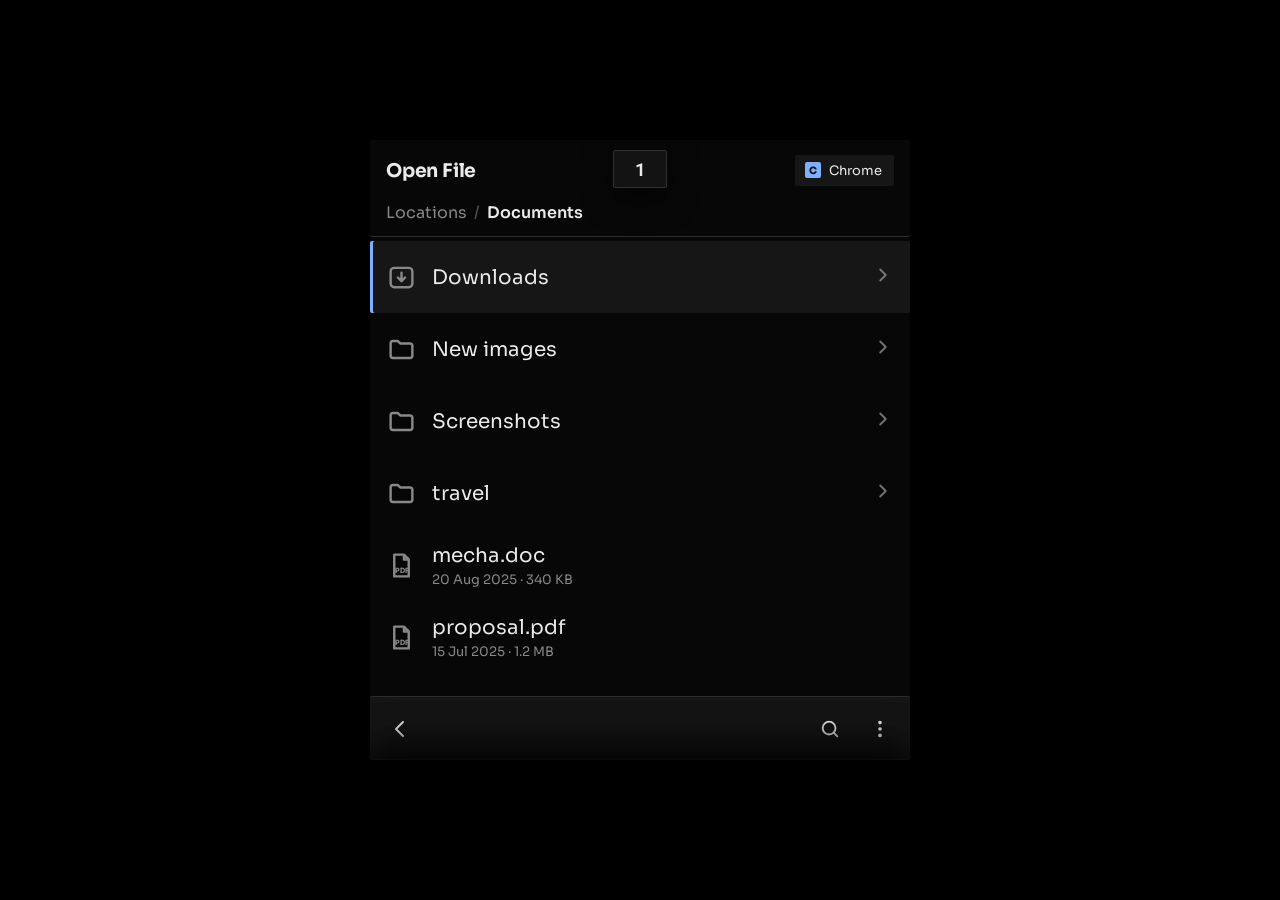
<file: index.html>
<!doctype html>
<html lang="en">
<head>
<meta charset="utf-8">
<meta name="viewport" content="width=device-width, initial-scale=1, maximum-scale=1, user-scalable=no">
<title>Comet Portals — Prototype</title>
<link rel="preconnect" href="https://fonts.googleapis.com">
<link rel="preconnect" href="https://fonts.gstatic.com" crossorigin>
<link href="https://fonts.googleapis.com/css2?family=Sora:wght@400;500;600;700&family=Roboto+Mono:wght@400;500&family=Inter:wght@400;500;600&display=swap" rel="stylesheet">
<style>
/* =====================================================================
   DEVICE KIT — design system for 540×620 touch-handheld prototypes
   Single source of truth for tokens, color/elevation, z-index and
   every reusable component. Pair with device-kit.js.
   See DEVICE-KIT.md for the rules and how to build on this.
   ===================================================================== */

/* ---------- Design tokens ---------- */
:root,
.device {
  /* COLOR — elevation is encoded as LIGHTNESS.
     The base device is the darkest layer; every layer that floats
     above it is lighter. Higher on screen (z-index) => lighter bg.
     Keep everything neutral grayscale (R=G=B); one functional hue. */
  --bg:        #070707;   /* L0 device base  (lowest, darkest)   */
  --surface:   #161616;   /* L1 cards, inputs, sheets            */
  --surface-2: #212121;   /* L2 raised inside a surface          */
  --surface-3: #2c2c2c;   /* L3 controls, chips, keys            */
  --overlay:   #242424;   /* L4 floating popups/menus (lightest) */

  --text:      #eaeaea;
  --dim:       #888888;
  --line:      #2c2c2c;   /* hairline dividers / borders         */
  --accent:    #cacaca;   /* neutral accent (grayscale default)  */
  --on-accent: #161616;   /* text/icon on an accent fill         */
  --hue:       #7fb0ff;   /* the ONE functional color: links, undo, focus */

  /* METRICS */
  --radius:    22px;      /* large surfaces                      */
  --radius-md: 16px;
  --radius-sm: 12px;
  --tap:       44px;      /* MINIMUM touch target (never smaller)*/
  --font:      16px;      /* base/page font — user-scalable      */
  --bar-h:     64px;      /* bottom bar height                   */
  --pad:       16px;

  /* Z-INDEX SCALE — and the matching elevation color.
     Read top-down: the higher the layer, the lighter its surface. */
  --z-base:     0;        /* page / screen        -> --bg        */
  --z-bar:      10;       /* bottom bar           -> --surface   */
  --z-sheet:    20;       /* bottom sheet         -> --surface   */
  --z-scrim:    30;       /* dim behind overlays                 */
  --z-popup:    40;       /* menus, popups        -> --overlay   */
  --z-panel:    50;       /* full slide-in panel  -> --bg        */
  --z-snack:    60;       /* snackbar / toast     -> --surface-3 */
  --z-keyboard: 70;       /* on-screen keyboard                  */
  --z-gesture:  80;       /* edge-swipe affordance (topmost)     */

  /* OVERLAY WINDOW SIZING — popups/lists share one height so
     stacked windows feel consistent. */
  --window-h:   402px;    /* standard floating-window height     */
  --window-w:   64%;
  --window-max: 348px;
}

/* Accessibility modifiers — toggle on .device */
.device.hc {                       /* high contrast */
  --surface:#000; --surface-2:#0b0b0b; --surface-3:#161616; --overlay:#101010;
  --text:#fff; --dim:#d0d0d0; --line:#ffffff; --accent:#ffffff; --on-accent:#000;
}
.device.big { --tap: 56px; }       /* larger tap targets */

/* Elevation helpers — set a layer's background by its rank. */
.elev-0 { background: var(--bg); }
.elev-1 { background: var(--surface); }
.elev-2 { background: var(--surface-2); }
.elev-3 { background: var(--surface-3); }
.elev-4 { background: var(--overlay); }

/* ---------- Reset + page (centered device, no scrollbars) ---------- */
* { margin:0; padding:0; box-sizing:border-box; }
html, body { height:100%; }
body {
  background:#000; color:var(--text);
  font-family:'Sora', system-ui, -apple-system, Segoe UI, Roboto, sans-serif;
  display:grid; place-items:center;        /* center the device on the page */
  overflow:hidden;                         /* page never scrolls            */
  -webkit-font-smoothing:antialiased; text-rendering:optimizeLegibility;
}
::-webkit-scrollbar { display:none; }       /* scrollbars off, everywhere    */
* { scrollbar-width:none; }

/* ---------- Device frame ---------- */
.device {
  position:relative;
  width:540px; height:620px;
  background:var(--bg);
  overflow:hidden;
  font-size:var(--font);
  /* TOUCH MODEL: the frame is pointer-driven. Disable native gestures
     here, then opt specific scrollers back in with touch-action:pan-y. */
  touch-action:none;
  user-select:none; -webkit-user-select:none;
  -webkit-tap-highlight-color:transparent;
}

/* ---------- Screen (absolute fill inside the frame) ---------- */
.screen { position:absolute; inset:0; display:flex; flex-direction:column; }

/* Scrollable content region — opt back into vertical native scroll. */
.content {
  flex:1; overflow-y:auto; touch-action:pan-y;
  -webkit-overflow-scrolling:touch; padding:var(--pad);
}

/* ---------- Bottom bar ---------- */
.bottombar {
  flex:0 0 auto; z-index:var(--z-bar);
  display:flex; align-items:center; gap:10px;
  height:var(--bar-h); padding:0 12px;
  background:var(--surface); border-top:1px solid var(--line);
  transition:transform .25s cubic-bezier(.4,0,.2,1);
}
.bottombar.hidden { transform:translateY(100%); }   /* scroll-to-hide */
.addr {
  flex:1; display:flex; align-items:center; gap:8px;
  height:var(--tap); padding:0 14px; border-radius:999px;
  background:var(--surface-2); color:var(--text);
}
.addr input {
  flex:1; background:none; border:none; outline:none;
  color:var(--text); font:inherit; font-size:15px; min-width:0;
}
.iconbtn {
  -webkit-appearance:none; appearance:none; border:none; background:none;
  flex:0 0 auto; width:var(--tap); height:var(--tap); border-radius:12px;
  color:var(--text); cursor:pointer;
  display:flex; align-items:center; justify-content:center;
  transition:background .12s, transform .08s;
}
.iconbtn:active { transform:scale(.92); background:var(--surface-2); }

/* ---------- Scrim (dims behind overlays) ---------- */
.scrim {
  position:absolute; inset:0; z-index:var(--z-scrim);
  background:rgba(0,0,0,.45);
  opacity:0; pointer-events:none; transition:opacity .2s;
}
.scrim.open { opacity:1; pointer-events:auto; }

/* ---------- Bottom sheet (slides up; drag handle to dismiss) ---------- */
.sheet {
  position:absolute; inset:0; z-index:var(--z-sheet);
  background:var(--surface);           /* one step above the base */
  display:flex; flex-direction:column;
  transform:translateY(100%);
  transition:transform .28s cubic-bezier(.4,0,.2,1);
}
.sheet.open { transform:translateY(0); }
.sheet .grab { padding:10px 0 4px; display:flex; justify-content:center; touch-action:none; }
.sheet .grab i { width:38px; height:5px; border-radius:3px; background:var(--surface-3); }
.sheet .head {
  display:flex; align-items:center; justify-content:space-between;
  padding:8px 16px 18px;
}
.sheet .head h2 { font-size:18px; font-weight:700; }

/* ---------- Popup menu (scales from a corner; scrollable + fades) ---------- */
.popup {
  position:absolute; z-index:var(--z-popup);
  right:12px; bottom:84px;
  width:var(--window-w); max-width:var(--window-max);
  background:var(--overlay);           /* lightest layer */
  border:1px solid #333333; border-radius:20px;
  box-shadow:0 20px 60px rgba(0,0,0,.6);
  overflow:hidden;
  transform-origin:bottom right;
  transform:scale(.05); opacity:0; pointer-events:none;
  transition:transform .22s cubic-bezier(.34,1.2,.5,1), opacity .18s;
}
.popup.open { transform:scale(1); opacity:1; pointer-events:auto; }
.popscroll {                            /* scrollable list area */
  max-height:330px; overflow-y:auto; touch-action:pan-y; padding-top:8px;
}
.menu-item {
  display:flex; align-items:center; gap:20px;
  height:56px; padding:0 20px; cursor:pointer;
  color:var(--text); font-size:18px; transition:background .12s;
}
.menu-item:active { background:#2e2e2e; }
.menu-item svg { flex:0 0 auto; width:25px; height:25px; color:var(--dim); }
.menu-item .label { flex:1; }
.menu-item .check {                      /* checkbox indicator (on/off) */
  flex:0 0 auto; width:22px; height:22px; border-radius:6px;
  border:2px solid #565656; position:relative; transition:background .12s, border-color .12s;
}
.menu-item.on .check { background:var(--accent); border-color:var(--accent); }
.menu-item.on .check::after {
  content:""; position:absolute; left:6px; top:2px; width:5px; height:9px;
  border:solid var(--on-accent); border-width:0 2px 2px 0; transform:rotate(45deg);
}
.menu-sep { height:1px; background:#333333; margin:8px 18px; }
/* Action row pinned under the scroll area */
.menu-row {
  display:flex; align-items:center; justify-content:space-around;
  padding:6px 12px; border-top:1px solid #333333; background:#1c1c1c;
}
.menu-row button {
  -webkit-appearance:none; appearance:none; border:none; padding:0;
  width:50px; height:50px; border-radius:8px;
  background:var(--surface-3); color:var(--text); cursor:pointer;
  display:flex; align-items:center; justify-content:center;
  transition:transform .08s, background .12s;
}
.menu-row button:active { transform:scale(.9); }
.menu-row button:disabled { opacity:.35; }
.menu-row button.on { background:var(--accent); color:var(--on-accent); }

/* Scroll fade hints — add .scrollfades wrapper around a scroller. */
.scrollfades { position:relative; }
.fade {
  position:absolute; left:0; right:0; height:26px; z-index:2;
  pointer-events:none; opacity:0; transition:opacity .15s;
}
.fade.top    { top:0;    background:linear-gradient(var(--overlay), rgba(36,36,36,0)); }
.fade.bottom { bottom:0; background:linear-gradient(rgba(36,36,36,0), var(--overlay)); }
.fade.show   { opacity:1; }

/* ---------- Slide-in panel (full-screen sub page) ---------- */
.panel {
  position:absolute; inset:0; z-index:var(--z-panel);
  background:var(--bg); display:flex; flex-direction:column;
  transform:translateX(100%); transition:transform .26s cubic-bezier(.4,0,.2,1);
}
.panel.open { transform:translateX(0); }
.panel .phead {
  display:flex; align-items:center; gap:10px;
  padding:14px 12px 12px; border-bottom:1px solid var(--line);
}
.panel .phead h2 { font-size:18px; font-weight:700; flex:1; }
.panel .phead .back {
  -webkit-appearance:none; appearance:none; border:none; background:none;
  color:var(--text); cursor:pointer; width:var(--tap); height:var(--tap);
  display:flex; align-items:center; justify-content:center;
}
.panel .body { flex:1; overflow-y:auto; touch-action:pan-y; padding:8px 0 24px; }

/* ---------- List row ---------- */
.listrow {
  display:flex; align-items:center; gap:12px;
  padding:0 18px; min-height:var(--tap); cursor:pointer;
}
.listrow:active { background:var(--surface); }
.listrow .ico {
  flex:0 0 auto; width:34px; height:34px; border-radius:9px;
  background:var(--surface-2); display:flex; align-items:center; justify-content:center;
  font-size:14px; font-weight:700;
}
.listrow .txt { flex:1; min-width:0; padding:8px 0; }
.listrow .txt .t { font-size:16px; white-space:nowrap; overflow:hidden; text-overflow:ellipsis; }
.listrow .txt .s { font-size:14px; color:var(--dim); white-space:nowrap; overflow:hidden; text-overflow:ellipsis; }

/* ---------- Toggle / switch ---------- */
.toggle {
  display:flex; align-items:center; justify-content:space-between;
  background:var(--surface); border-radius:12px; padding:14px 16px; margin-bottom:10px;
  cursor:pointer;
}
.toggle .tl { font-size:15px; }
.sw { width:48px; height:28px; border-radius:15px; background:var(--surface-3); position:relative; transition:background .15s; }
.sw::after { content:""; position:absolute; top:3px; left:3px; width:22px; height:22px; border-radius:50%; background:#fff; transition:left .15s; }
.toggle.on .sw { background:#5e5e5e; }
.toggle.on .sw::after { left:23px; }

/* ---------- Segmented control ---------- */
.segctl { display:inline-flex; gap:6px; background:var(--surface); border-radius:16px; padding:6px; }
.segctl .seg {
  -webkit-appearance:none; appearance:none; border:none;
  min-width:56px; height:44px; padding:0 14px; border-radius:12px;
  background:transparent; color:var(--dim); cursor:pointer;
  display:flex; align-items:center; justify-content:center; gap:6px;
  font:600 14px/1 inherit; transition:background .12s, color .12s;
}
.segctl .seg.on { background:var(--surface-3); color:var(--text); }

/* ---------- Chip / pill button ---------- */
.chip {
  -webkit-appearance:none; appearance:none; border:none;
  height:42px; padding:0 16px; border-radius:11px;
  background:var(--surface-3); color:var(--text); cursor:pointer;
  display:inline-flex; align-items:center; justify-content:center; gap:6px;
  font:600 14px/1 inherit; transition:background .12s, transform .08s;
}
.chip:active { transform:scale(.96); background:#383838; }
.chip.hue { background:#262433; color:var(--hue); }

/* ---------- Snackbar / toast (with optional action) ---------- */
.snack {
  position:absolute; z-index:var(--z-snack); left:50%; bottom:120px;
  transform:translateX(-50%) translateY(14px);
  display:flex; align-items:center; gap:10px;
  background:var(--surface-3); color:var(--text);
  border-radius:14px; padding:10px 8px 10px 18px;
  box-shadow:0 14px 44px rgba(0,0,0,.55);
  font-size:14px; white-space:nowrap;
  opacity:0; pointer-events:none; transition:opacity .18s, transform .18s;
}
.snack.show { opacity:1; transform:translateX(-50%) translateY(0); pointer-events:auto; }
.snack .action {
  -webkit-appearance:none; appearance:none; border:none; background:none;
  color:var(--hue); font-weight:700; font-size:14px; cursor:pointer;
  padding:8px 12px; border-radius:9px;
}
.snack .action:active { background:rgba(255,255,255,.08); }

/* ---------- On-screen keyboard (hardcoded — copied verbatim from the Comet
   prototype so every app gets the exact same keyboard; only .frame -> .device
   and the z-index was mapped to the kit scale) ---------- */
.kbd {
  position: absolute; left: 0; right: 0; bottom: 0; height: 240px;
  background: #000; z-index: var(--z-keyboard);
  display: flex; flex-direction: column; align-items: center; gap: 8px;
  padding-top: 10px;
  transform: translateY(100%);
  transition: transform .25s cubic-bezier(.4,0,.2,1);
  touch-action: none;
}
.device.kbd-open .kbd { transform: translateY(0); }
.kbd .krow { display: flex; gap: 8px; }
/* Alphabet vs numpad layers — one shown at a time */
.kbd .kb-alpha, .kbd .kb-num { display: flex; flex-direction: column; align-items: center; gap: 8px; width: 100%; }
.kbd .kb-num { display: none; }
.kbd.numpad .kb-alpha { display: none; }
.kbd.numpad .kb-num { display: flex; }
.kbd .kb-num .key { width: 120px; height: 48px; font-size: 26px; }
.kbd .kb-num .key.abc  { width: 120px; background: #2D2D2D; font-family: 'Inter', sans-serif; font-size: 17px; }
.kbd .kb-num .key.numback { width: 120px; }
.kbd .key {
  -webkit-appearance: none; appearance: none;
  border: none; outline: none; box-shadow: none; margin: 0; padding: 0;
  width: 42px; height: 48px; border-radius: 8px;
  background: #3A3A3A; color: #DDDDDD;
  font-family: 'Roboto Mono', monospace; font-size: 28px; line-height: 1;
  display: flex; align-items: center; justify-content: center;
  cursor: pointer; user-select: none;
}
.kbd .key:active { background: #5a5a5a; }
.kbd .key.shift { width: 81px; background: #636363; font-family: 'Inter', sans-serif; font-size: 24px; }
.kbd .key.back  { width: 81px; background: #474747; font-family: 'Inter', sans-serif; font-size: 24px; }
.kbd .key.sym   { width: 64px; background: #2D2D2D; font-size: 20px; }
.kbd .key.fn    { width: 40px; background: #2D2D2D; font-size: 18px; }
.kbd .key.comma { width: 40px; background: #2D2D2D; font-size: 24px; }
.kbd .key.space { width: 222px; background: #474747; }
.kbd .key.dot   { width: 44px; background: #2D2D2D; font-size: 24px; }
.kbd .key.enter { width: 70px; background: #636363; font-family: 'Inter', sans-serif; font-size: 22px; }
.kbd.shift-on .key.shift { background: #8a8a8a; color: #fff; }

/* ---------- Edge-swipe back affordance (Android-style bubble) ---------- */
.backhint {
  position:absolute; z-index:var(--z-gesture); top:0; left:-44px;
  width:52px; height:58px; border-radius:4px 32px 32px 4px;
  background:rgba(255,255,255,.14); backdrop-filter:blur(2px);
  display:flex; align-items:center; justify-content:center;
  color:var(--text); opacity:0; pointer-events:none;
}
.backhint.right { left:auto; right:-44px; border-radius:32px 4px 4px 32px; }
.backhint.committed { background:rgba(255,255,255,.28); }

/* ---------- Type helpers (scale with --font) ---------- */
.t-title { font-size:calc(var(--font) * 1.55); font-weight:700; line-height:1.2; }
.t-h2    { font-size:calc(var(--font) * 1.2);  font-weight:600; }
.t-body  { font-size:var(--font); color:var(--dim); line-height:1.55; }
.dim     { color:var(--dim); }
.hue     { color:var(--hue); }

</style>
<!--
  COMET PORTALS — single-file prototype (opens over file://, no server).
  Handheld adaptations of the XDG desktop portals for the Comet Linux device.

  Top-center ROLLING NAVIGATOR: shows the current portal number. Tap to advance
  to the next portal; long-press for a named menu to jump directly.
    1 Open · 7.1 FileChooser (open)      2 Save · 7.1 FileChooser (save)
    3 Access · 7.2 Access                4 Wi-Fi · 7.3 NetworkMonitor secret
    5 Bluetooth · 7.4 Bluetooth pairing agent
  Built on the shared device-kit (../device-kit) — see DEVICE-KIT.md. Each
  portal is a self-contained SECTION below, kept sorted for the Figma handoff.
-->
<style>
  [hidden] { display:none !important; }

  /* ============ Rolling navigator ============ */
  .navroll {
    position:absolute; top:10px; left:50%; transform:translateX(-50%);
    z-index:65; width:54px; height:38px; display:flex; align-items:center; justify-content:center;
    background:rgba(22,22,22,.9); -webkit-backdrop-filter:blur(10px); backdrop-filter:blur(10px);
    border:1px solid #313131; border-radius:999px; box-shadow:0 10px 30px rgba(0,0,0,.55);
    cursor:pointer; user-select:none; -webkit-user-select:none; overflow:hidden;
  }
  .navroll:active { transform:translateX(-50%) scale(.93); }
  .navroll .num { font:800 18px/1 'Roboto Mono',monospace; color:var(--text); display:inline-block; }
  @keyframes navroll { 0%{transform:translateY(-80%);opacity:0} 55%{opacity:1} 100%{transform:translateY(0)} }
  .navroll.rolling .num { animation:navroll .26s cubic-bezier(.2,.7,.3,1); }

  /* named context menu (long-press) — floats from under the toggle, top-center */
  .navmenu {
    left:50%; top:54px; right:auto; bottom:auto; width:auto; min-width:216px; max-width:none;
    transform-origin:top center; transform:translateX(-50%) scale(.05);
  }
  .navmenu.open { transform:translateX(-50%) scale(1); }
  .navmenu .popscroll { max-height:none; padding:6px 0; }
  .navmenu .menu-item { gap:14px; height:50px; }
  .navmenu .nn { flex:0 0 auto; width:26px; height:26px; border-radius:8px; background:var(--surface-3);
                 display:flex; align-items:center; justify-content:center; font:800 12px/1 'Roboto Mono',monospace; color:var(--text); }
  .navmenu .menu-item.on .nn { background:var(--accent); color:var(--on-accent); }
  .navmenu .menu-item.on .label { font-weight:600; }

  /* ============ 7.1 FileChooser ============ */
  .portalbar { display:flex; align-items:center; gap:10px; padding:0 16px; height:60px; }
  .portalbar .pb-title { font-size:calc(var(--font) * 1.18); font-weight:700; letter-spacing:-.01em; }
  .portalbar .pb-app { margin-left:auto; display:flex; align-items:center; gap:8px; font-size:13px; color:var(--text); background:var(--surface); padding:7px 12px 7px 10px; border-radius:999px; }
  .portalbar .pb-app .appdot { width:16px; height:16px; border-radius:5px; flex:0 0 auto; background:var(--hue); color:#0b1220; display:flex; align-items:center; justify-content:center; font-size:10px; font-weight:800; }
  .crumbs { display:flex; align-items:center; gap:7px; padding:2px 16px 13px; border-bottom:1px solid var(--line); font-size:16px; white-space:nowrap; overflow:hidden; }
  .crumbs .seg { color:var(--dim); cursor:pointer; }
  .crumbs .seg.cur { color:var(--text); font-weight:600; }
  .crumbs .sep { color:#555; }
  /* Save bar — bottom-stuck, sits just above the bottom bar. */
  .savebar { flex:0 0 auto; position:relative; display:flex; align-items:center; gap:12px; padding:12px 16px; border-top:1px solid var(--line); background:var(--bg); transition:transform .25s cubic-bezier(.4,0,.2,1); }
  .savebar .lab { font-size:13px; color:var(--dim); flex:0 0 auto; }
  .savebar .addr { flex:1; height:46px; }
  /* When the keyboard is up, pin the bar flush on top of it (no gap, no list peeking). */
  .device.kbd-open #fileScreen .savebar { position:absolute; left:0; right:0; bottom:240px; z-index:65; }

  /* File-extension picker on the right of the name field */
  .ext-wrap { position:relative; flex:0 0 auto; }
  .ext-btn { -webkit-appearance:none; appearance:none; cursor:pointer; display:flex; align-items:center; gap:5px; height:46px; padding:0 12px; background:var(--surface-2); border:1px solid var(--line); color:var(--text); font:600 14px/1 'Roboto Mono',monospace; }
  .ext-btn:active { background:var(--surface-3); }
  .ext-btn .chev { color:var(--dim); transition:transform .18s; }
  .ext-btn.open .chev { transform:rotate(180deg); }
  /* Popup opens UPWARD from the button (bar is at the bottom of the screen).
     Styled to match the file-manager "More" menu — icon · label · check. */
  .ext-menu { left:auto; right:0; top:auto; bottom:calc(100% + 10px); width:270px; max-width:none; transform-origin:bottom right; }
  .ext-menu .popscroll { max-height:300px; scrollbar-width:thin; scrollbar-color:#4a4a4a transparent; cursor:grab; }
  .ext-menu .popscroll::-webkit-scrollbar { width:7px; }
  .ext-menu .popscroll::-webkit-scrollbar-track { background:transparent; }
  .ext-menu .popscroll::-webkit-scrollbar-thumb { background:#4a4a4a; border:2px solid transparent; background-clip:padding-box; }
  .ext-menu .popscroll::-webkit-scrollbar-thumb:active { background:#666666; background-clip:padding-box; }
  .ext-menu .menu-item .label { flex:0 0 auto; min-width:58px; font:600 17px/1 'Roboto Mono',monospace; }
  .ext-menu .menu-item .ext-desc { flex:1; color:var(--dim); font-size:14px; }
  /* Selected extension — simply highlighted (lighter row), no checkbox. */
  .ext-menu .menu-item.on { background:var(--surface-3); }
  .ext-menu .menu-item.on .ext-desc { color:var(--text); }
  .filelist { padding:4px 0 8px; }
  .frow { display:flex; align-items:center; gap:16px; padding:12px 16px; min-height:72px; cursor:pointer; scroll-margin:12px; }
  .frow:active { background:var(--surface); }
  .frow.focus { background:var(--surface); box-shadow:inset 3px 0 0 var(--hue); }
  .frow .fico { flex:0 0 auto; width:30px; display:flex; align-items:center; justify-content:center; color:var(--dim); }
  .frow .fico svg { width:29px; height:29px; }
  .frow .fico .pdftag { font:800 6px/1 'Inter',sans-serif; }
  .frow .fmeta { flex:1; min-width:0; display:flex; flex-direction:column; justify-content:center; }
  .frow .fname { font-size:20px; line-height:1.25; white-space:nowrap; overflow:hidden; text-overflow:ellipsis; }
  .frow .fdate { font-size:13px; color:var(--dim); margin-top:3px; }
  .frow .chev { flex:0 0 auto; color:var(--dim); opacity:.85; }
  .frow .chev svg { width:22px; height:22px; }
  .empty { padding:60px 24px; text-align:center; color:var(--dim); font-size:15px; }
  .filebar { padding:0 8px; gap:6px; }
  .filebar .grow { flex:1; }
  .filebar .savebtn { margin-left:2px; }
  .searchrow { display:none; align-items:center; gap:8px; padding:8px 12px 10px; border-bottom:1px solid var(--line); }
  #fileScreen.searching .crumbs { display:none; }
  #fileScreen.searching .searchrow { display:flex; }
  #fileScreen.searching .savebar { display:none !important; }

  /* ============ Shared scenario chrome (Settings pages) ============ */
  .scn { padding:16px 16px 24px; }
  .scn .crumb { font-size:13px; color:var(--dim); letter-spacing:.02em; margin-bottom:2px; }
  .scn h1 { font-size:26px; font-weight:700; margin-bottom:18px; }
  .card { background:var(--surface); border-radius:var(--radius-md); padding:16px; margin-bottom:14px; }

  /* ============ Shared SECRET-ENTRY boilerplate (Access + Wi-Fi) ============ */
  .ac-field { display:flex; align-items:center; gap:8px; height:50px; padding:0 6px 0 14px; border-radius:14px; background:var(--surface); border:1px solid transparent; transition:border-color .15s; }
  .ac-field.focus { border-color:var(--hue); }
  .ac-field input { flex:1; min-width:0; background:none; border:none; outline:none; color:var(--text); font:inherit; font-size:16px; letter-spacing:.06em; }
  .ac-eye { -webkit-appearance:none; appearance:none; border:none; background:none; cursor:pointer; width:40px; height:40px; border-radius:10px; color:var(--dim); display:flex; align-items:center; justify-content:center; }
  .ac-eye:active { background:var(--surface-2); }
  .ac-actions { display:flex; gap:10px; margin-top:16px; }
  .ac-actions .chip { flex:1; height:48px; font-size:15px; border-radius:13px; }
  .ac-actions .primary { background:var(--accent); color:var(--on-accent); }
  .ac-actions .primary:disabled { opacity:.4; }

  /* ============ 7.2 Access — scenario (Settings › Users) ============ */
  .userrow { display:flex; align-items:center; gap:14px; }
  .avatar { width:52px; height:52px; border-radius:50%; background:var(--surface-3); flex:0 0 auto; display:flex; align-items:center; justify-content:center; font-size:22px; font-weight:700; color:var(--text); }
  .userrow .who .nm { font-size:18px; font-weight:600; }
  .userrow .who .rl { font-size:13px; color:var(--dim); margin-top:2px; }
  .rowline { display:flex; align-items:center; justify-content:space-between; padding:14px 2px; }
  .rowline + .rowline { border-top:1px solid var(--line); }
  .rowline .lab { font-size:15px; }
  .rowline.locked .lab { color:var(--dim); }
  .lockicon { color:var(--dim); }
  .lockbanner { display:flex; align-items:center; gap:13px; background:var(--surface); border:1px solid var(--line); border-radius:var(--radius-md); padding:14px 14px 14px 16px; }
  .lockbanner .lb-ico { flex:0 0 auto; color:var(--text); }
  .lockbanner .lb-txt { flex:1; font-size:13.5px; color:var(--dim); line-height:1.45; }
  .lockbanner .lb-btn { -webkit-appearance:none; appearance:none; border:none; cursor:pointer; flex:0 0 auto; height:42px; padding:0 18px; border-radius:11px; background:var(--accent); color:var(--on-accent); font:700 14px/1 inherit; }
  .lockbanner .lb-btn:active { transform:scale(.96); }
  #accessScreen.unlocked .rowline.locked .lab { color:var(--text); }

  /* Access (auth) card — rises into the TOP portion, clear of the keyboard */
  .accesscard {
    position:absolute; z-index:var(--z-popup); top:52px; left:50%; width:88%; max-width:380px;
    transform:translateX(-50%) translateY(-14px) scale(.94);
    background:var(--overlay); border:1px solid #333; border-radius:var(--radius);
    box-shadow:0 30px 80px rgba(0,0,0,.7); padding:20px 20px 18px; opacity:0; pointer-events:none;
    transition:opacity .2s, transform .24s cubic-bezier(.34,1.2,.5,1);
  }
  .accesscard.open { opacity:1; pointer-events:auto; transform:translateX(-50%) translateY(0) scale(1); }
  .accesscard.shake { animation:shake .4s; }
  @keyframes shake { 0%,100%{transform:translateX(-50%)} 20%{transform:translateX(calc(-50% - 9px))} 40%{transform:translateX(calc(-50% + 9px))} 60%{transform:translateX(calc(-50% - 6px))} 80%{transform:translateX(calc(-50% + 6px))} }
  .ac-head { display:flex; align-items:center; gap:12px; margin-bottom:6px; }
  .ac-lock { width:40px; height:40px; border-radius:12px; flex:0 0 auto; background:var(--surface-3); display:flex; align-items:center; justify-content:center; color:var(--text); }
  .ac-head .ac-title { font-size:17px; font-weight:700; }
  .ac-reason { font-size:14px; color:var(--dim); line-height:1.5; margin:8px 2px 14px; }
  .ac-reason b { color:var(--text); font-weight:600; }
  .ac-id { display:flex; align-items:center; gap:10px; background:var(--surface); border-radius:12px; padding:8px 12px; margin-bottom:12px; }
  .ac-id .av { width:30px; height:30px; border-radius:50%; background:var(--surface-3); display:flex; align-items:center; justify-content:center; font-size:14px; font-weight:700; }
  .ac-id .nm { font-size:14px; }
  .ac-err { font-size:13px; color:var(--text); opacity:0; height:0; margin:0 2px; transition:opacity .15s; }
  .ac-err.show { opacity:1; height:auto; margin:8px 2px 0; }
  .accesscard.ok .ac-lock { background:var(--hue); color:#0b1220; }

  /* ============ 7.3 Wi-Fi — network list + connect DIALOG ============ */
  /* one semantic error tint — the only non-grayscale exception, scoped to validation */
  .device { --err:#df6b62; }
  .wifi-item { border-radius:12px; }
  .wifi-item + .wifi-item { margin-top:2px; }
  .wifi-row { display:flex; align-items:center; gap:14px; padding:14px 12px; min-height:56px; cursor:pointer; border-radius:12px; }
  .wifi-row:active { background:var(--surface); }
  .wifi-row .sig { flex:0 0 auto; color:var(--text); width:26px; display:flex; justify-content:center; }
  .wifi-row .nm { flex:1; font-size:17px; }
  .wifi-row .rt { flex:0 0 auto; display:flex; align-items:center; gap:12px; color:var(--dim); }
  .wifi-row .rt .ck { color:var(--hue); display:none; }
  .wifi-item.connected .rt .ck { display:flex; }
  .wifi-item.connected .rt .lk { display:none; }

  /* connect dialog — top-anchored modal so the keyboard never covers it */
  .wifidialog {
    position:absolute; z-index:var(--z-popup); top:52px; left:50%; width:88%; max-width:380px;
    transform:translateX(-50%) translateY(-14px) scale(.94); opacity:0; pointer-events:none;
    background:var(--overlay); border:1px solid #333; border-radius:var(--radius);
    box-shadow:0 30px 80px rgba(0,0,0,.7); padding:20px;
    transition:opacity .2s, transform .24s cubic-bezier(.34,1.2,.5,1);
  }
  .wifidialog.open { opacity:1; pointer-events:auto; transform:translateX(-50%) translateY(0) scale(1); }
  .wd-head { display:flex; align-items:center; gap:12px; margin-bottom:14px; }
  .wd-head .wd-sig { flex:0 0 auto; color:var(--text); display:flex; }
  .wd-head .wd-ssid { flex:0 0 auto; font-size:18px; font-weight:600; white-space:nowrap; overflow:hidden; text-overflow:ellipsis; }
  .wd-head .wd-lock { flex:0 0 auto; color:var(--dim); display:flex; }
  .wifidialog.error .ac-field { border-color:var(--err); }
  .wifidialog.connecting .ac-field { opacity:.55; }
  .wd-help { font-size:12.5px; color:var(--dim); margin:9px 2px 0; }
  .wd-help.err { color:var(--err); }
  .wd-check { display:flex; align-items:center; gap:10px; margin:14px 2px 2px; cursor:pointer; font-size:14px; color:var(--text); user-select:none; }
  .wd-check .box { flex:0 0 auto; width:20px; height:20px; border-radius:6px; border:2px solid #565656; position:relative; transition:background .12s, border-color .12s; }
  .wd-check.on .box { background:var(--accent); border-color:var(--accent); }
  .wd-check.on .box::after { content:""; position:absolute; left:5px; top:1px; width:6px; height:11px; border:solid var(--on-accent); border-width:0 2px 2px 0; transform:rotate(45deg); }
  .wd-spin { display:inline-block; width:15px; height:15px; vertical-align:-2px; margin-right:7px; border-radius:50%; border:2px solid rgba(0,0,0,.28); border-top-color:var(--on-accent); animation:spin .7s linear infinite; }
  @keyframes spin { to { transform:rotate(360deg); } }

  /* ============ 7.4 Bluetooth — pairing agent (Apple-style passkey) ============ */
  .bt-sec { font-size:12px; letter-spacing:.06em; text-transform:uppercase; color:var(--dim); margin:6px 4px 8px; }
  .bt-list .card { padding:2px 16px; }
  .bt-row { display:flex; align-items:center; gap:14px; padding:14px 2px; min-height:56px; cursor:pointer; }
  .bt-row + .bt-row { border-top:1px solid var(--line); }
  .bt-row .ic { flex:0 0 auto; color:var(--text); }
  .bt-row .nm { flex:1; font-size:17px; }
  .bt-row .st { font-size:14px; color:var(--dim); }
  .bt-row .st.hue { color:var(--hue); }

  .btcard {
    position:absolute; z-index:var(--z-popup); top:50%; left:50%; width:82%; max-width:340px;
    transform:translate(-50%,-50%) scale(.92); opacity:0; pointer-events:none;
    background:var(--overlay); border:1px solid #333; border-radius:22px; text-align:center;
    box-shadow:0 30px 80px rgba(0,0,0,.7); padding:24px 22px 18px;
    transition:opacity .2s, transform .24s cubic-bezier(.34,1.2,.5,1);
  }
  .btcard.open { opacity:1; pointer-events:auto; transform:translate(-50%,-50%) scale(1); }
  .btcard .bt-ic { width:46px; height:46px; margin:0 auto 12px; border-radius:14px; background:var(--surface-3); display:flex; align-items:center; justify-content:center; color:var(--text); }
  .btcard .bt-title { font-size:18px; font-weight:700; }
  .bt-code { display:flex; justify-content:center; gap:12px; margin:20px 0 16px; }
  .bt-code span { font:600 46px/1 'Sora',sans-serif; color:var(--text); font-variant-numeric:tabular-nums; min-width:40px; }
  .bt-status { font-size:13px; color:var(--dim); min-height:18px; margin-bottom:4px; }
  .btcard.waiting .bt-status { color:var(--hue); }
  .btcard.timeout { }
  .btcard.timeout .bt-code span { color:#5a5a5a; }
  .btcard.timeout .bt-status { color:var(--text); }
  .btcard .ac-actions { margin-top:14px; }
  /* ============ 7.5 App Chooser — bottom-up sheet ============ */
  .appchooser {
    position:absolute; z-index:var(--z-popup); left:0; right:0; bottom:0;
    margin:0 auto; width:100%; max-width:540px;
    background:var(--overlay); border-top:1px solid var(--line);
    box-shadow:0 -10px 40px rgba(0,0,0,.5); padding:18px 18px var(--pad);
    transform:translateY(100%); opacity:1; pointer-events:none;
    transition:transform .3s cubic-bezier(.2,.8,.3,1), bottom .25s cubic-bezier(.4,0,.2,1);
    display:flex; flex-direction:column; max-height:80vh;
  }
  .appchooser.open { transform:translateY(0); pointer-events:auto; }
  /* When the search keyboard is up, lift the whole sheet to sit on top of it. */
  .device.kbd-open .appchooser.open { bottom:240px; }
  .appc-head { display:flex; align-items:center; justify-content:space-between; gap:12px; margin-bottom:16px; }
  .appc-title { font-size:18px; font-weight:700; }
  .appc-searchbtn {
    -webkit-appearance:none; appearance:none; border:none; cursor:pointer;
    flex:0 0 auto; width:40px; height:40px; background:none; color:var(--text);
    display:flex; align-items:center; justify-content:center; transition:background .12s;
  }
  .appc-searchbtn:active { background:var(--surface-2); }
  .appc-searchbtn.on { background:var(--surface-2); color:var(--hue); }
  .appc-searchbtn svg { width:20px; height:20px; }
  .appc-search { margin-bottom:16px; }
  .appc-search input { width:100%; height:44px; background:var(--surface); border:1px solid transparent; color:var(--text); padding:0 14px; font-size:15px; outline:none; transition:border-color .15s; }
  .appc-search input:focus { border-color:var(--hue); }
  /* Single horizontal app row — drag/swipe to scroll through */
  .appc-row {
    display:flex; gap:6px; overflow-x:auto; overflow-y:hidden;
    padding:2px 0 4px; margin-bottom:6px; touch-action:pan-x;
    scrollbar-width:none;
  }
  .appc-row::-webkit-scrollbar { display:none; }
  /* Tile width tuned so ~4.5 tiles show in the 504px row — the half-tile
     peeking at the edge signals the row is a scrollable carousel. */
  .app-btn { flex:0 0 auto; width:107px; display:flex; flex-direction:column; align-items:center; gap:9px; cursor:pointer; padding:8px 4px; border:none; background:none; color:var(--text); outline:none; }
  .app-btn:active .app-ic { transform:scale(.94); }
  .app-btn:focus-visible .app-ic, .app-btn.selected .app-ic { box-shadow:0 0 0 2px var(--hue); }
  .app-btn .app-ic { width:64px; height:64px; background:var(--surface-3); display:flex; align-items:center; justify-content:center; color:var(--text); font-size:28px; font-weight:700; transition:box-shadow .15s, transform .1s; }
  .app-btn .app-nm { font-size:14px; text-align:center; line-height:1.2; white-space:nowrap; overflow:hidden; text-overflow:ellipsis; max-width:100%; }
  .appc-always { display:flex; align-items:center; gap:10px; margin:14px 4px; cursor:pointer; font-size:14px; color:var(--text); user-select:none; }
  .appc-always .box { flex:0 0 auto; width:20px; height:20px; border-radius:6px; border:2px solid #565656; position:relative; transition:background .12s, border-color .12s; }
  .appc-always.on .box { background:var(--accent); border-color:var(--accent); }
  .appc-always.on .box::after { content:""; position:absolute; left:5px; top:1px; width:6px; height:11px; border:solid var(--on-accent); border-width:0 2px 2px 0; transform:rotate(45deg); }

  /* ============ Select Image — upload trigger, source sheet, image grid ============ */
  .img-scn { padding:22px 20px; }
  .img-scn h1 { font-size:22px; font-weight:700; margin:4px 0 6px; }
  .img-scn .sub { color:var(--dim); font-size:14px; margin:0 0 18px; }
  .upload-box {
    display:flex; flex-direction:column; align-items:center; justify-content:center; gap:12px;
    padding:40px 20px; border:2px dashed #3a3a3a; background:var(--surface);
    cursor:pointer; text-align:center; transition:background .12s, border-color .12s;
  }
  .upload-box:active { background:var(--surface-2); border-color:var(--hue); }
  .upload-box .up-ic { width:56px; height:56px; background:var(--surface-3); display:flex; align-items:center; justify-content:center; color:var(--text); }
  .upload-box .up-ic svg { width:28px; height:28px; }
  .upload-box .up-title { font-size:18px; font-weight:700; }
  .upload-box .up-sub { font-size:13px; color:var(--dim); }

  /* Source bottom sheet — "Open with"-style chrome, three source rows (no checkbox) */
  .srcsheet {
    position:absolute; z-index:var(--z-popup); left:0; right:0; bottom:0; margin:0 auto;
    width:100%; max-width:540px; background:var(--overlay); border-top:1px solid var(--line);
    box-shadow:0 -10px 40px rgba(0,0,0,.5); padding:18px 12px calc(var(--pad) + 4px);
    transform:translateY(100%); pointer-events:none;
    transition:transform .3s cubic-bezier(.2,.8,.3,1); display:flex; flex-direction:column;
  }
  .srcsheet.open { transform:translateY(0); pointer-events:auto; }
  .srcs-title { font-size:18px; font-weight:700; padding:0 6px 14px; }
  /* Source tiles — "Open with" app-chooser style: icon square + label */
  .src-row { display:flex; gap:12px; padding:0 4px 4px; }
  .src-opt { -webkit-appearance:none; appearance:none; border:none; cursor:pointer;
    display:flex; flex-direction:column; align-items:center; gap:9px; width:98px; padding:8px 4px;
    background:none; color:var(--text); font:inherit; }
  .src-opt:active .src-ic { transform:scale(.94); }
  .src-opt .src-ic { width:66px; height:66px; background:var(--surface-3); display:flex; align-items:center; justify-content:center; color:var(--text); transition:transform .1s; }
  .src-opt .src-ic svg { width:30px; height:30px; }
  .src-opt .src-nm { font-size:14px; text-align:center; }

  /* Image grid picker — full-cover panel, slides up; 3-column preview grid */
  .imgpicker { position:absolute; inset:0; z-index:var(--z-panel); background:var(--bg);
    display:flex; flex-direction:column; transform:translateY(100%); pointer-events:none;
    transition:transform .3s cubic-bezier(.2,.8,.3,1); }
  .imgpicker.open { transform:translateY(0); pointer-events:auto; }
  .imgpicker .portalbar .chip { margin-left:auto; }
  .imgpicker .content { padding:0; }
  /* List/grid view toggle (two symbols, active one highlighted) */
  #filesGridPicker .portalbar .view-toggle { margin-left:auto; }
  #filesGridPicker .portalbar .chip { margin-left:0; }
  .view-toggle { display:inline-flex; background:var(--surface-2); padding:3px; gap:2px; }
  .vt-btn { -webkit-appearance:none; appearance:none; border:none; cursor:pointer; background:none; color:var(--dim); width:36px; height:32px; display:flex; align-items:center; justify-content:center; transition:background .12s, color .12s; }
  .vt-btn.active { background:var(--surface-3); color:var(--text); }
  .vt-btn svg { width:18px; height:18px; }
  .imgpicker .ph-sub { padding:2px 16px 8px; font-size:13px; font-weight:600; color:var(--dim); }
  .img-grid { display:grid; grid-template-columns:repeat(3, 1fr); gap:4px; padding:4px; }
  .img-cell { cursor:pointer; aspect-ratio:1/1; background-size:cover; background-position:center; position:relative; transition:transform .1s; }
  .img-cell:active { transform:scale(.95); }
  .img-cell.selected { box-shadow:inset 0 0 0 3px var(--hue); z-index:1; }

  /* File-manager "large icons" view — folder / image / file, each with a name */
  .fm-grid { display:grid; grid-template-columns:repeat(3, 1fr); gap:2px; padding:6px 4px 16px; }
  .fm-cell { display:flex; flex-direction:column; align-items:center; gap:9px; padding:14px 6px; cursor:pointer; transition:background .12s; }
  .fm-cell:active { background:var(--surface); }
  .fm-ico { width:78px; height:78px; display:flex; align-items:center; justify-content:center; position:relative; }
  .fm-ico.folder { color:#d7b15a; }
  .fm-ico.folder svg { width:78px; height:78px; }
  .fm-ico.img { width:74px; height:74px; background-size:cover; background-position:center; }
  .fm-ico.file { color:var(--dim); }
  .fm-ico.file svg { width:62px; height:78px; }
  .fm-ico.file .fm-ext { position:absolute; left:0; right:0; bottom:19px; text-align:center; font:800 11px/1 'Roboto Mono',monospace; color:var(--text); letter-spacing:.3px; }
  .fm-name { font-size:12.5px; line-height:1.25; text-align:center; color:var(--text); max-width:100%;
    display:-webkit-box; -webkit-line-clamp:2; -webkit-box-orient:vertical; overflow:hidden; word-break:break-word; }

  /* ============ 7.6 Share Sheet ============ */
  .sharesheet {
    position:absolute; top:auto; z-index:var(--z-popup); bottom:0; left:0; right:0;
    margin:0 auto; width:100%; max-width:540px;
    background:var(--overlay); border-top:1px solid var(--line); border-radius:var(--radius) var(--radius) 0 0;
    box-shadow:0 -10px 40px rgba(0,0,0,.5); padding:0 0 var(--pad);
    transform:translateY(100%); transition:transform .3s cubic-bezier(.2,.8,.3,1);
    max-height:82vh; display:flex; flex-direction:column;
  }
  .sharesheet.open { transform:translateY(0); }

  /* Header row — drag handle zone */
  .sh-header-row {
    display:flex; justify-content:space-between; align-items:center;
    padding:var(--pad) var(--pad) 8px; cursor:grab; min-height:var(--tap);
  }
  .sh-header-row:active { cursor:grabbing; }
  .sh-summary { font-size:calc(var(--font) * 1.125); font-weight:700; color:var(--text); }

  /* KDE Connect pill — uses .chip pattern from device-kit */
  .sh-kde-pill {
    display:inline-flex; align-items:center; justify-content:center;
    height:38px; padding:0 14px; border-radius:var(--radius-sm);
    background:#1d4e7a; color:#fff;
    font-size:calc(var(--font) * .8125); font-weight:400; cursor:pointer;
    transition:background .12s, transform .08s;
  }
  .sh-kde-pill:active { transform:scale(.96); background:#26618f; }

  /* File preview row */
  .sh-preview {
    margin:0 var(--pad) var(--pad); display:flex; align-items:center; gap:12px;
    padding:12px var(--pad); background:var(--surface-3); border-radius:var(--radius-sm);
  }
  .sh-preview .pr-ic { color:var(--dim); flex-shrink:0; width:36px; height:36px; }
  .sh-preview .pr-meta { flex:1; min-width:0; }
  .sh-preview .pr-nm { font-size:var(--font); font-weight:600; color:var(--text); white-space:nowrap; overflow:hidden; text-overflow:ellipsis; }
  .sh-preview .pr-size { font-size:calc(var(--font) * .8125); color:var(--dim); margin-top:2px; }
  .sh-preview.img-preview {
    flex-direction:column; align-items:stretch; padding:0; overflow:hidden;
  }
  .sh-preview.img-preview .pr-thumb {
    width:100%; height:120px; object-fit:cover; border-radius:var(--radius-sm) var(--radius-sm) 0 0;
    background:linear-gradient(135deg, #2a3a4a 0%, #1a2535 100%); display:block;
  }
  .sh-preview.img-preview .pr-meta { padding:10px var(--pad); }

  /* Section labels */
  .sh-section-label {
    font-size:calc(var(--font) * .75); font-weight:600; color:var(--dim);
    text-transform:uppercase; letter-spacing:.5px; padding:4px var(--pad) 8px;
  }

  /* Quick action pills — horizontal scroll */
  .sh-action-pills {
    display:flex; gap:8px; overflow-x:auto; padding:0 var(--pad) 12px;
    touch-action:pan-x; scrollbar-width:none;
  }
  .sh-action-pills::-webkit-scrollbar { display:none; }
  .sh-action-pill {
    flex:0 0 auto; display:flex; align-items:center; gap:6px;
    height:38px; padding:0 14px; border-radius:var(--radius-sm);
    background:var(--surface-3); color:var(--text);
    font-size:calc(var(--font) * .875); font-weight:500; cursor:pointer;
    transition:background .12s, transform .08s;
  }
  .sh-action-pill svg { flex-shrink:0; width:16px; height:16px; }
  .sh-action-pill:active { transform:scale(.96); background:#383838; }

  /* Scrollable interior */
  .sh-scroll-area { overflow-y:auto; flex:1 1 auto; min-height:0; touch-action:pan-y; padding-bottom:6px; }

  /* Target icon row — horizontally scrollable, touch-draggable */
  .sh-row {
    display:flex; flex-wrap:nowrap; gap:2px; overflow-x:auto;
    padding:0 var(--pad) 8px; touch-action:pan-x; scrollbar-width:none;
  }
  .sh-row::-webkit-scrollbar { display:none; }

  /* Individual target button — 76px wide so ~6.5 fit in 508px visible area */
  .sh-item {
    flex:0 0 auto; width:76px; display:flex; flex-direction:column; align-items:center;
    gap:6px; cursor:pointer; border:none; background:none; color:var(--text); padding:4px 0;
  }
  .sh-item:active .sh-ic { transform:scale(.92); }

  /* Icon circle — 56px, well above --tap */
  .sh-ic {
    width:56px; height:56px; border-radius:50%; background:var(--surface-3);
    display:flex; align-items:center; justify-content:center;
    color:var(--text); transition:transform .1s;
  }
  .sh-ic svg { width:24px; height:24px; flex-shrink:0; }
  .sh-item.kde .sh-ic { background:#1d4e7a; color:#fff; }

  /* Label under icon — 14px as requested */
  .sh-nm {
    font-size:14px; text-align:center; line-height:1.2;
    white-space:nowrap; text-overflow:ellipsis; overflow:hidden; width:100%;
  }

  /* KDE Connect device list rows */
  .kde-row {
    display:flex; align-items:center; gap:14px;
    padding:0 var(--pad); min-height:var(--tap); cursor:pointer; color:var(--text);
    border-bottom:1px solid var(--line);
  }
  .kde-row:active { background:var(--surface-3); }
  .kde-ic {
    width:36px; height:36px; border-radius:50%;
    background:#1d4e7a; color:#fff;
    display:flex; align-items:center; justify-content:center;
  }
  .kde-ic svg { width:18px; height:18px; }
  .kde-info { flex:1; display:flex; flex-direction:column; padding:10px 0; }
  .kde-info .nm { font-size:var(--font); font-weight:600; }
  .kde-info .st { font-size:calc(var(--font) * .75); color:#4caf50; }
  .kde-row.add .kde-ic { background:var(--surface-3); color:var(--text); }

  /* ============ 7.7 Permissions ============ */
  /* app mockup — a camera viewfinder that needs the mic */
  .cam-view { position:absolute; inset:0; background:#0a0a0a; display:flex; flex-direction:column; }
  .cam-scan { flex:1; margin:14px 14px 8px; border-radius:18px; position:relative; overflow:hidden;
              background:radial-gradient(120% 90% at 50% 35%, #1d1d1d 0%, #0c0c0c 70%); display:flex; align-items:center; justify-content:center; }
  .cam-scan::before { content:""; position:absolute; inset:0;
    background-image:linear-gradient(rgba(255,255,255,.045) 1px,transparent 1px),linear-gradient(90deg,rgba(255,255,255,.045) 1px,transparent 1px);
    background-size:33.3% 33.3%; }
  .cam-scan .cam-eye { color:#333; width:56px; height:56px; }
  .cam-badge { position:absolute; top:14px; left:14px; display:flex; align-items:center; gap:8px; font-size:13px; color:var(--text);
               background:rgba(0,0,0,.45); padding:6px 12px; border-radius:999px; }
  .cam-badge .dot { width:8px; height:8px; border-radius:50%; background:#df6b62; }
  .cam-controls { padding:14px 0 26px; display:flex; flex-direction:column; align-items:center; gap:12px; }
  .cam-shutter { width:68px; height:68px; border-radius:50%; background:#fff; border:4px solid #3a3a3a; cursor:pointer; transition:transform .1s; }
  .cam-shutter:active { transform:scale(.92); }
  .cam-hint { font-size:13px; color:var(--dim); }

  /* permission dialog — bottom-up sheet, 3 choices + top-right link to settings */
  .permdialog { position:absolute; z-index:var(--z-popup); left:0; right:0; bottom:0; margin:0 auto;
                width:100%; max-width:540px;
                transform:translateY(100%); pointer-events:none;
                background:var(--overlay); border-top:1px solid var(--line); box-shadow:0 -10px 40px rgba(0,0,0,.5);
                padding:26px 20px calc(var(--pad) + 4px); text-align:center;
                transition:transform .3s cubic-bezier(.2,.8,.3,1); }
  .permdialog.open { transform:translateY(0); pointer-events:auto; }
  .perm-settings { position:absolute; top:14px; right:14px; width:38px; height:38px; border-radius:11px; border:none;
                   background:var(--surface-3); color:var(--dim); cursor:pointer; display:flex; align-items:center; justify-content:center; transition:transform .08s,color .12s; }
  .perm-settings:active { transform:scale(.94); color:var(--text); }
  .perm-ic { width:56px; height:56px; margin:2px auto 14px; border-radius:16px; background:var(--surface-3); display:flex; align-items:center; justify-content:center; color:var(--text); }
  .perm-q { font-size:18px; font-weight:700; line-height:1.35; margin:0 6px; }
  .perm-sub { font-size:13.5px; color:var(--dim); line-height:1.5; margin:8px 4px 18px; }
  .perm-opts { display:flex; flex-direction:row; gap:8px; }
  .perm-opt { flex:1; min-width:0; -webkit-appearance:none; appearance:none; border:none; cursor:pointer;
              min-height:64px; padding:8px 6px; border-radius:14px; display:flex; align-items:center; justify-content:center; text-align:center;
              background:var(--surface-2); color:var(--text); font:600 14px/1.25 inherit; transition:background .12s, box-shadow .12s, transform .08s; }
  .perm-opt:active { transform:scale(.98); }
  .perm-opt.primary { background:var(--accent); color:var(--on-accent); }
  .perm-opt.danger  { color:#df6b62; }
  .perm-opt.focusring { box-shadow:0 0 0 2px var(--hue); }   /* gamepad default sits on the safer option */

  /* permissions settings page (Android/iOS style) — uses device-kit .panel/.toggle */
  .perm-appcard { display:flex; align-items:center; gap:14px; padding:16px 18px 14px; }
  .perm-appcard .perm-app-ic { width:52px; height:52px; border-radius:14px; background:var(--surface-3); display:flex; align-items:center; justify-content:center; font-size:26px; }
  .perm-appcard .nm { font-size:18px; font-weight:600; }
  .perm-appcard .sub { font-size:13px; color:var(--dim); margin-top:2px; }
  .perm-sec { font-size:12px; letter-spacing:.06em; text-transform:uppercase; color:var(--dim); margin:12px 20px 8px; }
  .perm-page-body { padding:4px 14px 28px; }
  .perm-page-body .toggle { border-radius:12px; }
  .perm-page-body .toggle .tl { display:flex; align-items:center; gap:12px; }
  .perm-page-body .toggle .tl svg { width:20px; height:20px; color:var(--dim); }
  .perm-catcard { background:var(--surface); border-radius:12px; padding:2px 14px; }
  .perm-cat { display:flex; align-items:center; gap:14px; padding:14px 4px; cursor:pointer; }
  .perm-cat + .perm-cat { border-top:1px solid var(--line); }
  .perm-cat .ci { width:34px; height:34px; border-radius:10px; background:var(--surface-2); display:flex; align-items:center; justify-content:center; color:var(--text); }
  .perm-cat .ci svg { width:19px; height:19px; }
  .perm-cat .cm { flex:1; }
  .perm-cat .cm .t { font-size:15px; }
  .perm-cat .cm .s { font-size:13px; color:var(--dim); margin-top:2px; }
  .perm-cat .chev { color:var(--dim); display:flex; }

  /* ---- Access: polkit "Details" disclosure ---- */
  .ac-details-btn { -webkit-appearance:none; appearance:none; background:none; border:none; color:var(--hue); font:600 12.5px/1 inherit; cursor:pointer; display:inline-flex; align-items:center; gap:5px; padding:2px; margin:-4px 0 12px; }
  .ac-details-btn svg { width:14px; height:14px; transition:transform .18s; }
  .ac-details-btn.open svg { transform:rotate(180deg); }
  .ac-details { background:var(--surface); border-radius:10px; padding:6px 12px; margin:0 0 14px; }
  .ac-details .ac-det { display:flex; justify-content:space-between; gap:14px; padding:7px 0; }
  .ac-details .ac-det + .ac-det { border-top:1px solid var(--line); }
  .ac-details .k { color:var(--dim); font-size:12px; flex:0 0 auto; }
  .ac-details .v { color:var(--text); font-family:'Roboto Mono',monospace; font-size:11px; text-align:right; word-break:break-all; }

  /* ---- Wi-Fi: security-type subtitle + hidden-SSID field ---- */
  .wd-headtext { flex:1; min-width:0; display:flex; flex-direction:column; }
  .wd-sec { font-size:12px; color:var(--dim); margin-top:2px; }

  /* ============================================================
     UNIFORM 2px CORNERS — a hair of softening, nothing more.
     True circles (avatars, toggle knob, spinner, camera shutter,
     status dots) are re-declared so they stay round.
     ============================================================ */
  *, *::before, *::after { border-radius: 2px !important; }
  .sw::after, .avatar, .ac-id .av, .wd-spin, .sh-ic, .kde-ic,
  .cam-badge .dot, .cam-shutter { border-radius: 50% !important; }

</style>
</head>
<body>
  <div class="device" id="device">

    <!-- ============ Rolling navigator ============ -->
    <div class="navroll" id="navRoll" title="Tap to switch · hold for menu"><span class="num" id="navNum">1</span></div>

    <!-- ============ 7.1 FileChooser screen ============ -->
    <div class="screen" id="fileScreen">
      <header class="portalbar">
        <span class="pb-title" id="pbTitle">Open File</span>
        <span class="pb-app"><span class="appdot" id="appDot">C</span><span id="appName">Chrome</span></span>
      </header>
      <nav class="crumbs" id="crumbs"></nav>
      <div class="searchrow" id="searchRow">
        <form class="addr" id="searchForm" style="flex:1">
          <svg width="18" height="18" viewBox="0 0 24 24" fill="none" stroke="currentColor" stroke-width="2" stroke-linecap="round"><circle cx="11" cy="11" r="7"/><path d="M20 20l-3.5-3.5"/></svg>
          <input id="searchInput" type="search" placeholder="Search this folder" autocomplete="off" spellcheck="false">
        </form>
        <button class="chip" id="searchCancel">Cancel</button>
      </div>
      <div class="content filelist" id="list"></div>
      <form class="savebar" id="saveBar" hidden>
        <span class="lab">Name</span>
        <div class="addr"><input id="fileName" type="text" placeholder="Untitled document" autocomplete="off" spellcheck="false" enterkeyhint="done"></div>
        <div class="ext-wrap">
          <button type="button" class="ext-btn" id="extBtn" aria-haspopup="listbox" aria-expanded="false"><span id="extLabel">.pdf</span><svg class="chev" width="13" height="13" viewBox="0 0 24 24" fill="none" stroke="currentColor" stroke-width="2.6" stroke-linecap="round" stroke-linejoin="round"><path d="M6 15l6-6 6 6"/></svg></button>
          <div class="popup ext-menu" id="extMenu">
            <div class="popscroll" id="extScroll">
              <div class="menu-item ext-item on" data-ext=".pdf"><span class="label">.pdf</span><span class="ext-desc">PDF document</span></div>
              <div class="menu-item ext-item" data-ext=".docx"><span class="label">.docx</span><span class="ext-desc">Word document</span></div>
              <div class="menu-item ext-item" data-ext=".odt"><span class="label">.odt</span><span class="ext-desc">OpenDocument</span></div>
              <div class="menu-item ext-item" data-ext=".txt"><span class="label">.txt</span><span class="ext-desc">Plain text</span></div>
              <div class="menu-item ext-item" data-ext=".md"><span class="label">.md</span><span class="ext-desc">Markdown</span></div>
              <div class="menu-item ext-item" data-ext=".rtf"><span class="label">.rtf</span><span class="ext-desc">Rich text</span></div>
              <div class="menu-item ext-item" data-ext=".html"><span class="label">.html</span><span class="ext-desc">Web page</span></div>
              <div class="menu-item ext-item" data-ext=".csv"><span class="label">.csv</span><span class="ext-desc">CSV table</span></div>
              <div class="menu-item ext-item" data-ext=".png"><span class="label">.png</span><span class="ext-desc">PNG image</span></div>
              <div class="menu-item ext-item" data-ext=".jpg"><span class="label">.jpg</span><span class="ext-desc">JPEG image</span></div>
              <div class="menu-item ext-item" data-ext=".zip"><span class="label">.zip</span><span class="ext-desc">ZIP archive</span></div>
            </div>
          </div>
        </div>
      </form>
      <div class="bottombar filebar" id="bottombar">
        <button class="iconbtn" id="upBtn" aria-label="Up one folder"><svg width="24" height="24" viewBox="0 0 24 24" fill="none" stroke="currentColor" stroke-width="2" stroke-linecap="round" stroke-linejoin="round"><path d="M15 5l-7 7 7 7"/></svg></button>
        <span class="grow"></span>
        <button class="iconbtn" id="searchBtn" aria-label="Search"><svg width="22" height="22" viewBox="0 0 24 24" fill="none" stroke="currentColor" stroke-width="2" stroke-linecap="round"><circle cx="11" cy="11" r="7"/><path d="M20 20l-3.5-3.5"/></svg></button>
        <button class="iconbtn" id="menuBtn" aria-label="More"><svg width="22" height="22" viewBox="0 0 24 24" fill="currentColor"><circle cx="12" cy="5" r="2"/><circle cx="12" cy="12" r="2"/><circle cx="12" cy="19" r="2"/></svg></button>
        <button class="chip hue savebtn" id="saveBtn" hidden>Save</button>
      </div>
    </div>

    <!-- ============ 7.2 Access screen ============ -->
    <div class="screen" id="accessScreen" hidden>
      <div class="content" id="accessContent">
        <div class="scn">
          <div class="crumb">Settings</div>
          <h1>Users</h1>
          <div class="card">
            <div class="userrow">
              <div class="avatar">m</div>
              <div class="who"><div class="nm">mecha</div><div class="rl">Administrator</div></div>
            </div>
          </div>
          <div class="card" style="padding:2px 16px">
            <div class="rowline locked"><span class="lab">Automatic Login</span><span class="lockicon" id="lock1"><svg width="20" height="20" viewBox="0 0 24 24" fill="none" stroke="currentColor" stroke-width="2" stroke-linecap="round" stroke-linejoin="round"><rect x="4" y="11" width="16" height="9" rx="2"/><path d="M8 11V8a4 4 0 0 1 8 0v3"/></svg></span></div>
            <div class="rowline locked"><span class="lab">Add User Account…</span><span class="lockicon" id="lock2"><svg width="20" height="20" viewBox="0 0 24 24" fill="none" stroke="currentColor" stroke-width="2" stroke-linecap="round" stroke-linejoin="round"><rect x="4" y="11" width="16" height="9" rx="2"/><path d="M8 11V8a4 4 0 0 1 8 0v3"/></svg></span></div>
          </div>
          <div class="lockbanner" id="lockBanner">
            <span class="lb-ico"><svg width="24" height="24" viewBox="0 0 24 24" fill="none" stroke="currentColor" stroke-width="2" stroke-linecap="round" stroke-linejoin="round"><rect x="4" y="11" width="16" height="9" rx="2"/><path d="M8 11V8a4 4 0 0 1 8 0v3"/></svg></span>
            <span class="lb-txt" id="lockTxt">Some settings must be unlocked before they can be changed.</span>
            <button class="lb-btn" id="unlockBtn">Unlock</button>
          </div>
        </div>
      </div>
    </div>

    <!-- ============ 7.3 Wi-Fi screen ============ -->
    <div class="screen" id="wifiScreen" hidden>
      <div class="content" id="wifiContent">
        <div class="scn">
          <div class="crumb">Settings</div>
          <h1>Wi-Fi</h1>
          <div class="wifi-list" id="wifiList"></div>
        </div>
      </div>
    </div>

    <!-- ============ 7.4 Bluetooth screen ============ -->
    <div class="screen" id="btScreen" hidden>
      <div class="content" id="btContent">
        <div class="scn">
          <div class="crumb">Settings</div>
          <h1>Bluetooth</h1>
          <div class="bt-sec">My Devices</div>
          <div class="bt-list"><div class="card" id="btMine"></div></div>
          <div class="bt-sec">Other Devices</div>
          <div class="bt-list"><div class="card" id="btOther"></div></div>
        </div>
      </div>
    </div>

    <!-- ============ Shared scrim ============ -->
    <div class="scrim" id="scrim"></div>

    <!-- ============ Rolling-nav context menu ============ -->
    <div class="popup navmenu" id="navMenu">
      <div class="popscroll">
        <div class="menu-item" data-view="open"><span class="nn">1</span><span class="label">Open File</span></div>
        <div class="menu-item" data-view="save"><span class="nn">2</span><span class="label">Save File</span></div>
        <div class="menu-item" data-view="selectimage"><span class="nn">3</span><span class="label">Select Image</span></div>
        <div class="menu-item" data-view="access"><span class="nn">4</span><span class="label">Access</span></div>
        <div class="menu-item" data-view="wifi"><span class="nn">5</span><span class="label">Wi-Fi Connect</span></div>
        <div class="menu-item" data-view="bt"><span class="nn">6</span><span class="label">Bluetooth Pairing</span></div>
        <div class="menu-item" data-view="appchooser"><span class="nn">7</span><span class="label">App Chooser</span></div>
        <div class="menu-item" data-view="share"><span class="nn">8</span><span class="label">Share</span></div>
        <div class="menu-item" data-view="perm"><span class="nn">9</span><span class="label">Permissions</span></div>
      </div>
    </div>

    <!-- ============ 7.5 App Chooser — bottom-up sheet ============ -->
    <div class="appchooser" id="appChooser">
      <div class="appc-head">
        <div class="appc-title">Open with</div>
        <button class="appc-searchbtn" id="appSearchBtn" type="button" aria-label="Search apps">
          <svg viewBox="0 0 24 24" fill="none" stroke="currentColor" stroke-width="2" stroke-linecap="round"><circle cx="11" cy="11" r="7"/><path d="M21 21l-4.3-4.3"/></svg>
        </button>
      </div>
      <div class="appc-search" id="appSearchWrap" hidden>
        <input id="appSearch" type="search" placeholder="Search query…" autocomplete="off" spellcheck="false" enterkeyhint="search">
      </div>
      <div class="appc-row" id="appGridAll"></div>
      <label class="appc-always" id="appAlways"><span class="box"></span><span>Always use this app</span></label>
      <div class="ac-actions">
        <button class="chip" id="appCancel" type="button">Cancel</button>
        <button class="chip primary" id="appOpen" type="button" disabled>Open</button>
      </div>
    </div>

    <!-- ============ 7.5 App Chooser Screen Mockup ============ -->
    <div class="screen" id="appChooserScreen" hidden>
      <header class="portalbar">
        <span class="pb-title">File Manager</span>
      </header>
      <nav class="crumbs"><span class="seg">Locations</span><span class="sep">/</span><span class="seg">Documents</span><span class="sep">/</span><span class="seg cur">Downloads</span></nav>
      <div class="list">
        <div class="frow focus" id="appChooserTrigger"><span class="fico"><svg viewBox="0 0 24 24" fill="none" stroke="currentColor" stroke-width="2" stroke-linejoin="round"><path d="M6 3h8l4 4v14H6z"/><path d="M14 3v4h4"/></svg></span><span class="fmeta"><span class="fname">archive.zip</span><span class="fdate">15 Jul 2025</span></span></div>
      </div>
    </div>

    <!-- ============ Select Image — screen + source sheet + grid picker ============ -->
    <div class="screen" id="selectImageScreen" hidden>
      <header class="portalbar">
        <span class="pb-title">Edit Profile</span>
        <span class="pb-app"><span class="appdot">S</span><span>Settings</span></span>
      </header>
      <div class="content">
        <div class="img-scn">
          <h1>Profile photo</h1>
          <p class="sub">Choose a picture from your camera or files.</p>
          <div class="upload-box" id="imgUploadTrigger">
            <span class="up-ic"><svg viewBox="0 0 24 24" fill="none" stroke="currentColor" stroke-width="2" stroke-linecap="round" stroke-linejoin="round"><path d="M21 15v4a2 2 0 0 1-2 2H5a2 2 0 0 1-2-2v-4"/><polyline points="17 8 12 3 7 8"/><line x1="12" y1="3" x2="12" y2="15"/></svg></span>
            <span class="up-title">Upload image</span>
            <span class="up-sub">Tap to choose a source</span>
          </div>
        </div>
      </div>
    </div>

    <div class="srcsheet" id="imgSourceSheet">
      <div class="srcs-title">Select Image</div>
      <div class="src-row">
        <button class="src-opt" data-src="camera" type="button">
          <span class="src-ic"><svg viewBox="0 0 24 24" fill="none" stroke="currentColor" stroke-width="1.8" stroke-linecap="round" stroke-linejoin="round"><path d="M23 19a2 2 0 0 1-2 2H3a2 2 0 0 1-2-2V8a2 2 0 0 1 2-2h4l2-3h6l2 3h4a2 2 0 0 1 2 2z"/><circle cx="12" cy="13" r="4"/></svg></span>
          <span class="src-nm">Camera</span>
        </button>
        <button class="src-opt" data-src="photos" type="button">
          <span class="src-ic"><svg viewBox="0 0 24 24" fill="none" stroke="currentColor" stroke-width="1.8" stroke-linejoin="round"><rect x="3" y="3" width="18" height="18" rx="2"/><circle cx="8.5" cy="8.5" r="1.5"/><polyline points="21 15 16 10 5 21"/></svg></span>
          <span class="src-nm">Photos</span>
        </button>
        <button class="src-opt" data-src="files" type="button">
          <span class="src-ic"><svg viewBox="0 0 24 24" fill="none" stroke="currentColor" stroke-width="1.8" stroke-linejoin="round"><path d="M22 19a2 2 0 0 1-2 2H4a2 2 0 0 1-2-2V5a2 2 0 0 1 2-2h5l2 3h9a2 2 0 0 1 2 2z"/></svg></span>
          <span class="src-nm">Files</span>
        </button>
      </div>
    </div>

    <!-- Photos → photos-app grid -->
    <div class="imgpicker" id="imgPicker">
      <header class="portalbar">
        <span class="pb-title">Photos</span>
        <button class="chip" id="photoCancel" type="button">Cancel</button>
      </header>
      <div class="ph-sub">Recents</div>
      <div class="content"><div class="img-grid" id="photoGrid"></div></div>
    </div>

    <!-- Files → the file manager, in 3-column grid view -->
    <div class="imgpicker" id="filesGridPicker">
      <header class="portalbar">
        <span class="pb-title">File Manager</span>
        <div class="view-toggle" id="viewToggle">
          <button class="vt-btn" data-view="list" type="button" aria-label="List view"><svg viewBox="0 0 24 24" fill="none" stroke="currentColor" stroke-width="2" stroke-linecap="round"><line x1="8" y1="6" x2="20" y2="6"/><line x1="8" y1="12" x2="20" y2="12"/><line x1="8" y1="18" x2="20" y2="18"/><circle cx="4" cy="6" r="1"/><circle cx="4" cy="12" r="1"/><circle cx="4" cy="18" r="1"/></svg></button>
          <button class="vt-btn active" data-view="grid" type="button" aria-label="Grid view"><svg viewBox="0 0 24 24" fill="currentColor"><rect x="3" y="3" width="7" height="7" rx="1"/><rect x="14" y="3" width="7" height="7" rx="1"/><rect x="3" y="14" width="7" height="7" rx="1"/><rect x="14" y="14" width="7" height="7" rx="1"/></svg></button>
        </div>
        <button class="chip" id="filesCancel" type="button">Cancel</button>
      </header>
      <nav class="crumbs"><span class="seg">Home</span><span class="sep">/</span><span class="seg cur">Pictures</span></nav>
      <div class="content">
        <div class="fm-grid" id="filesGrid"></div>
        <div class="list" id="filesList" hidden></div>
      </div>
      <div class="bottombar filebar">
        <button class="iconbtn" aria-label="Up one folder"><svg width="24" height="24" viewBox="0 0 24 24" fill="none" stroke="currentColor" stroke-width="2" stroke-linecap="round" stroke-linejoin="round"><path d="M15 5l-7 7 7 7"/></svg></button>
        <span class="grow"></span>
        <button class="iconbtn" aria-label="Search"><svg width="22" height="22" viewBox="0 0 24 24" fill="none" stroke="currentColor" stroke-width="2" stroke-linecap="round"><circle cx="11" cy="11" r="7"/><path d="M20 20l-3.5-3.5"/></svg></button>
        <button class="iconbtn" aria-label="More"><svg width="22" height="22" viewBox="0 0 24 24" fill="currentColor"><circle cx="12" cy="5" r="2"/><circle cx="12" cy="12" r="2"/><circle cx="12" cy="19" r="2"/></svg></button>
      </div>
    </div>

    <!-- ============ 7.6 Share Screen Mockup ============ -->
    <div class="screen" id="shareScreen" hidden>
      <header class="portalbar">
        <span class="pb-title">File Manager</span>
      </header>
      <nav class="crumbs"><span class="seg">Locations</span><span class="sep">/</span><span class="seg">Documents</span><span class="sep">/</span><span class="seg cur">Projects</span></nav>
      <div class="list" style="position:relative">
        <div class="frow">
          <span class="fico"><svg viewBox="0 0 24 24" fill="none" stroke="currentColor" stroke-width="2" stroke-linejoin="round"><path d="M22 19a2 2 0 0 1-2 2H4a2 2 0 0 1-2-2V5a2 2 0 0 1 2-2h5l2 3h9a2 2 0 0 1 2 2z"/></svg></span>
          <span class="fmeta"><span class="fname">mockups</span><span class="fdate">Folder · 3 items</span></span>
        </div>
        <div class="frow focus" data-share-file="design_assets.zip" data-share-size="24.3 MB" data-share-type="ZIP archive" style="position:relative; z-index:1">
          <span class="fico"><svg viewBox="0 0 24 24" fill="none" stroke="currentColor" stroke-width="2" stroke-linejoin="round"><path d="M6 3h8l4 4v14H6z"/><path d="M14 3v4h4"/></svg></span>
          <span class="fmeta"><span class="fname">design_assets.zip</span><span class="fdate">24.3 MB · 12 Aug 2025</span></span>
        </div>
        <div class="frow" data-share-file="hero_banner.png" data-share-size="4.1 MB" data-share-type="PNG image">
          <span class="fico"><svg viewBox="0 0 24 24" fill="none" stroke="currentColor" stroke-width="2" stroke-linejoin="round"><rect x="3" y="3" width="18" height="18" rx="2" ry="2"/><circle cx="8.5" cy="8.5" r="1.5"/><polyline points="21 15 16 10 5 21"/></svg></span>
          <span class="fmeta"><span class="fname">hero_banner.png</span><span class="fdate">4.1 MB · 10 Aug 2025</span></span>
        </div>
        <div class="frow" data-share-file="presentation.pdf" data-share-size="1.8 MB" data-share-type="PDF document">
          <span class="fico"><svg viewBox="0 0 24 24" fill="none" stroke="currentColor" stroke-width="2" stroke-linejoin="round"><path d="M14 2H6a2 2 0 0 0-2 2v16a2 2 0 0 0 2 2h12a2 2 0 0 0 2-2V8z"/><polyline points="14 2 14 8 20 8"/><line x1="16" y1="13" x2="8" y2="13"/><line x1="16" y1="17" x2="8" y2="17"/><polyline points="10 9 9 9 8 9"/></svg></span>
          <span class="fmeta"><span class="fname">presentation.pdf</span><span class="fdate">1.8 MB · 5 Aug 2025</span></span>
        </div>
        <div class="frow" data-share-file="notes.md" data-share-size="12 KB" data-share-type="Markdown text">
          <span class="fico"><svg viewBox="0 0 24 24" fill="none" stroke="currentColor" stroke-width="2" stroke-linejoin="round"><path d="M14 2H6a2 2 0 0 0-2 2v16a2 2 0 0 0 2 2h12a2 2 0 0 0 2-2V8z"/><polyline points="14 2 14 8 20 8"/></svg></span>
          <span class="fmeta"><span class="fname">notes.md</span><span class="fdate">12 KB · 1 Aug 2025</span></span>
        </div>
      </div>
      <div class="sharesheet sheet" id="shareSheet">
        <div class="sh-header-row" id="shareHandle">
          <span class="sh-summary">1 file</span>
          <div class="sh-kde-pill" id="kdeMoreBtn">Share using KDE Connect</div>
        </div>
        
        <div class="sh-scroll-area">
          <div class="sh-preview" id="sharePreview">
            <svg class="pr-ic" viewBox="0 0 24 24" fill="none" stroke="currentColor" stroke-width="2"><path d="M13 2H6a2 2 0 0 0-2 2v16a2 2 0 0 0 2 2h12a2 2 0 0 0 2-2V9z"/><polyline points="13 2 13 9 20 9"/></svg>
            <div class="pr-meta">
              <div class="pr-nm">design_assets.zip</div>
              <div class="pr-size">24.3 MB · ZIP archive</div>
            </div>
          </div>
          
          <div class="sh-section-label">Quick actions</div>
          <div class="sh-action-pills">
            <div class="sh-action-pill"><svg width="16" height="16" viewBox="0 0 24 24" fill="none" stroke="currentColor" stroke-width="2"><rect x="9" y="9" width="13" height="13" rx="2" ry="2"/><path d="M5 15H4a2 2 0 0 1-2-2V4a2 2 0 0 1 2-2h9a2 2 0 0 1 2 2v1"/></svg> Copy Path</div>
            <div class="sh-action-pill"><svg width="16" height="16" viewBox="0 0 24 24" fill="none" stroke="currentColor" stroke-width="2"><path d="M4 12v8a2 2 0 0 0 2 2h12a2 2 0 0 0 2-2v-8"/><polyline points="16 6 12 2 8 6"/><line x1="12" y1="2" x2="12" y2="15"/></svg> Compress</div>
            <div class="sh-action-pill"><svg width="16" height="16" viewBox="0 0 24 24" fill="none" stroke="currentColor" stroke-width="2"><path d="M11 4H4a2 2 0 0 0-2 2v14a2 2 0 0 0 2 2h14a2 2 0 0 0 2-2v-7"/><path d="M18.5 2.5a2.121 2.121 0 0 1 3 3L12 15l-4 1 1-4 9.5-9.5z"/></svg> Rename</div>
          </div>
          
          <div class="sh-section-label">Send to</div>
          <div class="sh-row" id="shareApps"></div>
        </div>
      </div>
      
      <div class="sharesheet sheet" id="kdeConnectSheet" style="max-height:80vh;">
        <div class="sh-header-row" id="kdeHandle">
          <span class="sh-summary">KDE Connect Devices</span>
          <div class="sh-kde-pill" id="kdeBackBtn" style="background:var(--surface-3); color:var(--text);">Back</div>
        </div>
        <div class="sh-scroll-area">
          <div class="kde-row">
            <div class="kde-ic"><svg width="20" height="20" viewBox="0 0 24 24" fill="none" stroke="currentColor" stroke-width="2"><rect x="2" y="3" width="20" height="14" rx="2" ry="2"/><line x1="8" y1="21" x2="16" y2="21"/><line x1="12" y1="17" x2="12" y2="21"/></svg></div>
            <div class="kde-info"><span class="nm">Desktop (Arch Linux)</span><span class="st">Online</span></div>
          </div>
          <div class="kde-row">
            <div class="kde-ic"><svg width="20" height="20" viewBox="0 0 24 24" fill="none" stroke="currentColor" stroke-width="2"><rect x="5" y="2" width="14" height="20" rx="2" ry="2"/><line x1="12" y1="18" x2="12.01" y2="18"/></svg></div>
            <div class="kde-info"><span class="nm">Pixel Phone</span><span class="st">Online</span></div>
          </div>
          <div class="kde-row add">
            <div class="kde-ic"><svg width="20" height="20" viewBox="0 0 24 24" fill="none" stroke="currentColor" stroke-width="2"><line x1="12" y1="5" x2="12" y2="19"/><line x1="5" y1="12" x2="19" y2="12"/></svg></div>
            <div class="kde-info"><span class="nm">Pair New Device...</span></div>
          </div>
        </div>
      </div>
    </div>

    <!-- ============ 7.7 Permissions — app mockup (Comet Camera) ============ -->
    <div class="screen" id="permScreen" hidden>
      <div class="cam-view">
        <div class="cam-scan">
          <div class="cam-badge"><span class="dot"></span>Comet Camera</div>
          <svg class="cam-eye" viewBox="0 0 24 24" fill="none" stroke="currentColor" stroke-width="1.6" stroke-linecap="round" stroke-linejoin="round"><path d="M23 19a2 2 0 0 1-2 2H3a2 2 0 0 1-2-2V8a2 2 0 0 1 2-2h4l2-3h6l2 3h4a2 2 0 0 1 2 2z"/><circle cx="12" cy="13" r="4"/></svg>
        </div>
        <div class="cam-controls">
          <button class="cam-shutter" id="permTrigger" aria-label="Start recording"></button>
          <span class="cam-hint">Tap to start recording</span>
        </div>
      </div>
    </div>

    <!-- ============ 7.7 Permissions dialog ============ -->
    <div class="permdialog" id="permDialog">
      <button class="perm-settings" id="permOpenPage" aria-label="Open permission settings">
        <svg width="20" height="20" viewBox="0 0 24 24" fill="none" stroke="currentColor" stroke-width="2" stroke-linecap="round"><line x1="4" y1="8" x2="20" y2="8"/><circle cx="9" cy="8" r="2.4" fill="var(--overlay)"/><line x1="4" y1="16" x2="20" y2="16"/><circle cx="15" cy="16" r="2.4" fill="var(--overlay)"/></svg>
      </button>
      <div class="perm-ic">
        <svg width="26" height="26" viewBox="0 0 24 24" fill="none" stroke="currentColor" stroke-width="2" stroke-linecap="round" stroke-linejoin="round"><rect x="9" y="2" width="6" height="12" rx="3"/><path d="M5 10a7 7 0 0 0 14 0"/><line x1="12" y1="19" x2="12" y2="22"/><line x1="8" y1="22" x2="16" y2="22"/></svg>
      </div>
      <div class="perm-q">Allow <b>Comet Camera</b> to record audio?</div>
      <div class="perm-sub">So you can capture sound while recording video.</div>
      <div class="perm-opts">
        <button class="perm-opt primary focusring" data-choice="while">While using the app</button>
        <button class="perm-opt" data-choice="always">Allow</button>
        <button class="perm-opt danger" data-choice="deny">Don’t allow</button>
      </div>
    </div>

    <!-- ============ 7.7 Permissions settings page (Android/iOS style) ============ -->
    <div class="panel" id="permPage">
      <div class="phead">
        <button class="back" id="permPageBack" aria-label="Back"><svg width="22" height="22" viewBox="0 0 24 24" fill="none" stroke="currentColor" stroke-width="2" stroke-linecap="round" stroke-linejoin="round"><path d="M15 5l-7 7 7 7"/></svg></button>
        <h2>App permissions</h2>
      </div>
      <div class="body">
        <div class="perm-appcard">
          <div class="perm-app-ic">🎥</div>
          <div><div class="nm">Comet Camera</div><div class="sub">System app · v2.4</div></div>
        </div>

        <div class="perm-sec">Allowed for this app</div>
        <div class="perm-page-body" style="padding-bottom:6px">
          <div class="toggle on"><span class="tl"><svg viewBox="0 0 24 24" fill="none" stroke="currentColor" stroke-width="2" stroke-linecap="round" stroke-linejoin="round"><rect x="9" y="2" width="6" height="12" rx="3"/><path d="M5 10a7 7 0 0 0 14 0"/><line x1="12" y1="19" x2="12" y2="22"/></svg>Microphone</span><span class="sw"></span></div>
          <div class="toggle on"><span class="tl"><svg viewBox="0 0 24 24" fill="none" stroke="currentColor" stroke-width="2" stroke-linecap="round" stroke-linejoin="round"><path d="M23 19a2 2 0 0 1-2 2H3a2 2 0 0 1-2-2V8a2 2 0 0 1 2-2h4l2-3h6l2 3h4a2 2 0 0 1 2 2z"/><circle cx="12" cy="13" r="3.5"/></svg>Camera</span><span class="sw"></span></div>
          <div class="toggle"><span class="tl"><svg viewBox="0 0 24 24" fill="none" stroke="currentColor" stroke-width="2" stroke-linecap="round" stroke-linejoin="round"><path d="M21 10c0 6-9 12-9 12s-9-6-9-12a9 9 0 0 1 18 0z"/><circle cx="12" cy="10" r="3"/></svg>Location</span><span class="sw"></span></div>
          <div class="toggle"><span class="tl"><svg viewBox="0 0 24 24" fill="none" stroke="currentColor" stroke-width="2" stroke-linecap="round" stroke-linejoin="round"><path d="M22 19a2 2 0 0 1-2 2H4a2 2 0 0 1-2-2V5a2 2 0 0 1 2-2h5l2 3h9a2 2 0 0 1 2 2z"/></svg>Files &amp; media</span><span class="sw"></span></div>
          <div class="toggle on"><span class="tl"><svg viewBox="0 0 24 24" fill="none" stroke="currentColor" stroke-width="2" stroke-linecap="round" stroke-linejoin="round"><path d="M18 8a6 6 0 0 0-12 0c0 7-3 9-3 9h18s-3-2-3-9"/><path d="M13.7 21a2 2 0 0 1-3.4 0"/></svg>Notifications</span><span class="sw"></span></div>
        </div>

        <div class="perm-sec">Permission manager</div>
        <div style="padding:0 14px">
          <div class="perm-catcard">
            <div class="perm-cat" data-cat="Camera"><span class="ci"><svg viewBox="0 0 24 24" fill="none" stroke="currentColor" stroke-width="2" stroke-linecap="round" stroke-linejoin="round"><path d="M23 19a2 2 0 0 1-2 2H3a2 2 0 0 1-2-2V8a2 2 0 0 1 2-2h4l2-3h6l2 3h4a2 2 0 0 1 2 2z"/><circle cx="12" cy="13" r="3.5"/></svg></span><span class="cm"><span class="t">Camera</span><span class="s">4 of 9 apps allowed</span></span><span class="chev"><svg width="20" height="20" viewBox="0 0 24 24" fill="none" stroke="currentColor" stroke-width="2" stroke-linecap="round" stroke-linejoin="round"><path d="M9 6l6 6-6 6"/></svg></span></div>
            <div class="perm-cat" data-cat="Microphone"><span class="ci"><svg viewBox="0 0 24 24" fill="none" stroke="currentColor" stroke-width="2" stroke-linecap="round" stroke-linejoin="round"><rect x="9" y="2" width="6" height="12" rx="3"/><path d="M5 10a7 7 0 0 0 14 0"/><line x1="12" y1="19" x2="12" y2="22"/></svg></span><span class="cm"><span class="t">Microphone</span><span class="s">2 of 9 apps allowed</span></span><span class="chev"><svg width="20" height="20" viewBox="0 0 24 24" fill="none" stroke="currentColor" stroke-width="2" stroke-linecap="round" stroke-linejoin="round"><path d="M9 6l6 6-6 6"/></svg></span></div>
            <div class="perm-cat" data-cat="Location"><span class="ci"><svg viewBox="0 0 24 24" fill="none" stroke="currentColor" stroke-width="2" stroke-linecap="round" stroke-linejoin="round"><path d="M21 10c0 6-9 12-9 12s-9-6-9-12a9 9 0 0 1 18 0z"/><circle cx="12" cy="10" r="3"/></svg></span><span class="cm"><span class="t">Location</span><span class="s">1 of 9 apps allowed</span></span><span class="chev"><svg width="20" height="20" viewBox="0 0 24 24" fill="none" stroke="currentColor" stroke-width="2" stroke-linecap="round" stroke-linejoin="round"><path d="M9 6l6 6-6 6"/></svg></span></div>
            <div class="perm-cat" data-cat="Files &amp; media"><span class="ci"><svg viewBox="0 0 24 24" fill="none" stroke="currentColor" stroke-width="2" stroke-linecap="round" stroke-linejoin="round"><path d="M22 19a2 2 0 0 1-2 2H4a2 2 0 0 1-2-2V5a2 2 0 0 1 2-2h5l2 3h9a2 2 0 0 1 2 2z"/></svg></span><span class="cm"><span class="t">Files &amp; media</span><span class="s">6 of 9 apps allowed</span></span><span class="chev"><svg width="20" height="20" viewBox="0 0 24 24" fill="none" stroke="currentColor" stroke-width="2" stroke-linecap="round" stroke-linejoin="round"><path d="M9 6l6 6-6 6"/></svg></span></div>
          </div>
        </div>
      </div>
    </div>

    <!-- ============ 7.1 overflow menu ============ -->
    <div class="popup" id="menu">
      <div class="scrollfades">
        <div class="popscroll" id="menuScroll">
          <div class="menu-item" data-act="newfolder"><svg viewBox="0 0 24 24" fill="none" stroke="currentColor" stroke-width="2" stroke-linecap="round" stroke-linejoin="round"><path d="M3 7a2 2 0 0 1 2-2h4l2 2h8a2 2 0 0 1 2 2v8a2 2 0 0 1-2 2H5a2 2 0 0 1-2-2z"/><path d="M12 11v6M9 14h6"/></svg><span class="label">New folder</span></div>
          <div class="menu-sep"></div>
          <div class="menu-item on" data-act="sort" data-sort="name"><svg viewBox="0 0 24 24" fill="none" stroke="currentColor" stroke-width="2" stroke-linecap="round" stroke-linejoin="round"><path d="M7 4v16M7 4l-3 3M7 4l3 3"/><path d="M13 6h8M13 12h6M13 18h4"/></svg><span class="label">Sort by name</span><span class="check"></span></div>
          <div class="menu-item" data-act="sort" data-sort="date"><svg viewBox="0 0 24 24" fill="none" stroke="currentColor" stroke-width="2" stroke-linecap="round" stroke-linejoin="round"><rect x="3" y="5" width="18" height="16" rx="2"/><path d="M3 9h18M8 3v4M16 3v4"/></svg><span class="label">Sort by date</span><span class="check"></span></div>
          <div class="menu-sep"></div>
          <div class="menu-item" data-act="hidden"><svg viewBox="0 0 24 24" fill="none" stroke="currentColor" stroke-width="2" stroke-linecap="round" stroke-linejoin="round"><path d="M2 12s3.5-7 10-7 10 7 10 7-3.5 7-10 7-10-7-10-7z"/><circle cx="12" cy="12" r="3"/></svg><span class="label">Show hidden files</span><span class="check"></span></div>
        </div>
        <div class="fade top" id="menuFadeTop"></div>
        <div class="fade bottom" id="menuFadeBottom"></div>
      </div>
    </div>

    <!-- ============ 7.6 Share Context Menu ============ -->
    <div class="popup" id="shareContextMenu" style="width:160px;">
      <div class="popscroll" style="padding:6px;">
        <div class="menu-item" id="cmShareBtn"><svg width="18" height="18" viewBox="0 0 24 24" fill="none" stroke="currentColor" stroke-width="2"><path d="M4 12v8a2 2 0 0 0 2 2h12a2 2 0 0 0 2-2v-8"/><polyline points="16 6 12 2 8 6"/><line x1="12" y1="2" x2="12" y2="15"/></svg><span class="label">Share</span></div>
        <div class="menu-item"><svg width="18" height="18" viewBox="0 0 24 24" fill="none" stroke="currentColor" stroke-width="2"><path d="M3 6h18M19 6v14a2 2 0 0 1-2 2H7a2 2 0 0 1-2-2V6m3 0V4a2 2 0 0 1 2-2h4a2 2 0 0 1 2 2v2"/></svg><span class="label">Delete</span></div>
      </div>
    </div>

    <!-- ============ 7.2 authentication card ============ -->
    <form class="accesscard" id="accessCard">
      <div class="ac-head">
        <span class="ac-lock" id="acLock"><svg width="22" height="22" viewBox="0 0 24 24" fill="none" stroke="currentColor" stroke-width="2" stroke-linecap="round" stroke-linejoin="round"><rect x="4" y="11" width="16" height="9" rx="2"/><path d="M8 11V8a4 4 0 0 1 8 0v3"/></svg></span>
        <span class="ac-title">Authentication Required</span>
      </div>
      <p class="ac-reason"><b>Settings</b> requires your password to make changes to user accounts.</p>
      <button class="ac-details-btn" id="acDetToggle" type="button"><span>Show details</span><svg viewBox="0 0 24 24" fill="none" stroke="currentColor" stroke-width="2.4" stroke-linecap="round" stroke-linejoin="round"><path d="M6 9l6 6 6-6"/></svg></button>
      <div class="ac-details" id="acDetails" hidden>
        <div class="ac-det"><span class="k">Action</span><span class="v">org.freedesktop.accounts.<wbr>user-administration</span></div>
        <div class="ac-det"><span class="k">Requested by</span><span class="v">/usr/bin/comet-settings</span></div>
        <div class="ac-det"><span class="k">Vendor</span><span class="v">Mecha Systems</span></div>
      </div>
      <div class="ac-id"><span class="av">m</span><span class="nm">mecha · Administrator</span></div>
      <div class="ac-field" id="acField">
        <input id="pw" type="password" placeholder="Password" autocomplete="off" spellcheck="false" enterkeyhint="go" aria-label="Password" data-numpad>
        <button class="ac-eye" id="eyeBtn" type="button" aria-label="Show password"><svg id="eyeIcon" width="22" height="22" viewBox="0 0 24 24" fill="none" stroke="currentColor" stroke-width="2" stroke-linecap="round" stroke-linejoin="round"><path d="M2 12s3.5-7 10-7 10 7 10 7-3.5 7-10 7-10-7-10-7z"/><circle cx="12" cy="12" r="3"/></svg></button>
      </div>
      <div class="ac-err" id="acErr">Sorry, that didn’t work. Please try again.</div>
      <div class="ac-actions">
        <button class="chip" id="cancelBtn" type="button">Cancel</button>
        <button class="chip primary" id="authBtn" type="submit" disabled>Authenticate</button>
      </div>
    </form>

    <!-- ============ 7.3 Wi-Fi connect dialog ============ -->
    <form class="wifidialog" id="wifiDialog">
      <div class="wd-head">
        <span class="wd-sig" id="wdSig"></span>
        <span class="wd-headtext"><span class="wd-ssid" id="wdSsid">Network</span><span class="wd-sec" id="wdSec">WPA2 · Personal</span></span>
        <span class="wd-lock"><svg width="18" height="18" viewBox="0 0 24 24" fill="none" stroke="currentColor" stroke-width="2" stroke-linecap="round" stroke-linejoin="round"><rect x="4" y="11" width="16" height="9" rx="2"/><path d="M8 11V8a4 4 0 0 1 8 0v3"/></svg></span>
      </div>
      <div class="ac-field" id="wdSsidField" hidden>
        <input id="wdSsidInput" type="text" placeholder="Network name (SSID)" autocomplete="off" spellcheck="false" aria-label="Network name">
      </div>
      <div class="ac-field" id="wdField">
        <input id="wdPw" type="password" placeholder="Password" autocomplete="off" spellcheck="false" enterkeyhint="go" aria-label="Wi-Fi password">
        <button class="ac-eye" id="wdEye" type="button" aria-label="Show password"><svg id="wdEyeIcon" width="22" height="22" viewBox="0 0 24 24" fill="none" stroke="currentColor" stroke-width="2" stroke-linecap="round" stroke-linejoin="round"><path d="M2 12s3.5-7 10-7 10 7 10 7-3.5 7-10 7-10-7-10-7z"/><circle cx="12" cy="12" r="3"/></svg></button>
      </div>
      <div class="wd-help" id="wdHelp">Enter the password.</div>
      <label class="wd-check on" id="wdAuto"><span class="box"></span><span>Connect automatically</span></label>
      <div class="ac-actions">
        <button class="chip" id="wdCancel" type="button">Cancel</button>
        <button class="chip primary" id="wdConnect" type="submit" disabled>Connect</button>
      </div>
    </form>

    <!-- ============ 7.4 Bluetooth pairing card ============ -->
    <div class="btcard" id="btCard">
      <div class="bt-ic"><svg width="24" height="24" viewBox="0 0 24 24" fill="none" stroke="currentColor" stroke-width="2" stroke-linecap="round" stroke-linejoin="round"><path d="M7 7l10 10-5 4V3l5 4L7 17"/></svg></div>
      <div class="bt-title">Bluetooth Pairing Request</div>
      <div class="bt-code" id="btCode"><span>4</span><span>8</span><span>2</span><span>6</span></div>
      <div class="bt-status" id="btStatus">Codes must match on both devices.</div>
      <div class="ac-actions">
        <button class="chip" id="btCancel" type="button">Cancel</button>
        <button class="chip primary" id="btPair" type="button">Pair</button>
      </div>
    </div>

    <!-- ============ Shared on-screen keyboard (device-kit Comet layout) ============ -->
    <div class="kbd" id="kbd">
      <div class="kb-alpha">
        <div class="krow"><button class="key" data-k="q">q</button><button class="key" data-k="w">w</button><button class="key" data-k="e">e</button><button class="key" data-k="r">r</button><button class="key" data-k="t">t</button><button class="key" data-k="y">y</button><button class="key" data-k="u">u</button><button class="key" data-k="i">i</button><button class="key" data-k="o">o</button><button class="key" data-k="p">p</button></div>
        <div class="krow"><button class="key" data-k="a">a</button><button class="key" data-k="s">s</button><button class="key" data-k="d">d</button><button class="key" data-k="f">f</button><button class="key" data-k="g">g</button><button class="key" data-k="h">h</button><button class="key" data-k="j">j</button><button class="key" data-k="k">k</button><button class="key" data-k="l">l</button></div>
        <div class="krow"><button class="key shift" data-k="shift">⇧</button><button class="key" data-k="z">z</button><button class="key" data-k="x">x</button><button class="key" data-k="c">c</button><button class="key" data-k="v">v</button><button class="key" data-k="b">b</button><button class="key" data-k="n">n</button><button class="key" data-k="m">m</button><button class="key back" data-k="back">⌫</button></div>
        <div class="krow"><button class="key sym" data-k="sym">?123</button><button class="key fn" data-k="fn">Fn</button><button class="key comma" data-k=",">,</button><button class="key space" data-k=" "></button><button class="key dot" data-k=".">.</button><button class="key enter" data-k="enter"><svg width="18" height="14" viewBox="0 0 18 14" fill="none" xmlns="http://www.w3.org/2000/svg"><path d="M4.64063 13.6406L5.96046e-08 9L4.64063 4.35938V13.6406ZM3.21875 9.84375V8.15625H17.2656V9.84375H3.21875ZM15.625 9.84375V-4.76837e-07H17.3125V9.84375H15.625ZM11.0781 1.6875V-4.76837e-07H17.2656V1.6875H11.0781Z" fill="#DDDDDD"/></svg></button></div>
      </div>
      <div class="kb-num">
        <div class="krow"><button class="key" data-k="1">1</button><button class="key" data-k="2">2</button><button class="key" data-k="3">3</button></div>
        <div class="krow"><button class="key" data-k="4">4</button><button class="key" data-k="5">5</button><button class="key" data-k="6">6</button></div>
        <div class="krow"><button class="key" data-k="7">7</button><button class="key" data-k="8">8</button><button class="key" data-k="9">9</button></div>
        <div class="krow"><button class="key abc" data-k="abc">ABC</button><button class="key" data-k="0">0</button><button class="key back numback" data-k="back">⌫</button></div>
      </div>
    </div>

    <!-- ============ Shared snackbar + edge-back ============ -->
    <div class="snack" id="snack"><span class="snmsg">Message</span><button class="action">Undo</button></div>
    <div class="backhint" id="backhint"><svg width="22" height="22" viewBox="0 0 24 24" fill="none" stroke="currentColor" stroke-width="2.4" stroke-linecap="round" stroke-linejoin="round"><path d="M15 5l-7 7 7 7"/></svg></div>
  </div>

  <script>
/* =====================================================================
   DEVICE KIT — runtime (Pointer Events only)
   Exposes a single global: window.Kit
   Pair with device-kit.css. See DEVICE-KIT.md.

   POINTER RULES (enforced throughout):
   - Use only pointerdown/move/up/cancel. Never mix in mouse* / touch*.
   - Capture the pointer ONLY after a movement threshold (~4px) so a tap
     still reaches child buttons; release on up/cancel.
   - Swallow the click that immediately follows a real drag.
   - This makes touch the target while letting a desktop mouse emulate it
     with the same feel.
   ===================================================================== */
(function (global) {
  "use strict";

  const DRAG_THRESHOLD = 4;

  /* ---------- Mouse drag-to-scroll (touch uses native momentum) ---------- */
  function dragScroll(el, horizontal = false) {
    let down = false, capturing = false, startPos = 0, startScroll = 0, moved = false, pid = null;
    el.addEventListener('pointerdown', (e) => {
      if (e.pointerType !== 'mouse') return;        // leave touch to native scroll
      down = true; capturing = false; moved = false;
      startPos = horizontal ? e.clientX : e.clientY; 
      startScroll = horizontal ? el.scrollLeft : el.scrollTop; 
      pid = e.pointerId;
    });
    el.addEventListener('pointermove', (e) => {
      if (!down) return;
      const d = (horizontal ? e.clientX : e.clientY) - startPos;
      if (!capturing) {
        if (Math.abs(d) <= DRAG_THRESHOLD) return; // still a tap, not a drag
        capturing = true; moved = true;
        try { el.setPointerCapture(pid); } catch (_) {}
        el.style.cursor = 'grabbing';
      }
      if (horizontal) el.scrollLeft = startScroll - d;
      else el.scrollTop = startScroll - d;
    });
    const up = () => {
      if (!down) return;
      down = false;
      if (capturing) { try { el.releasePointerCapture(pid); } catch (_) {} }
      capturing = false; el.style.cursor = '';
    };
    el.addEventListener('pointerup', up);
    el.addEventListener('pointercancel', up);
    el.addEventListener('click', (e) => {              // swallow the post-drag click
      if (moved) { e.stopPropagation(); e.preventDefault(); moved = false; }
    }, true);
  }

  /* ---------- Scroll fades — show top/bottom gradients on overflow ---------- */
  function bindFades(scroller, topEl, botEl) {
    const update = () => {
      topEl.classList.toggle('show', scroller.scrollTop > 2);
      botEl.classList.toggle('show',
        scroller.scrollTop + scroller.clientHeight < scroller.scrollHeight - 2);
    };
    scroller.addEventListener('scroll', update, { passive: true });
    return update;   // call after rendering content / opening
  }

  /* ---------- Bottom-sheet drag-to-dismiss ---------- */
  function sheetDrag(handle, sheet, onDismiss, commit) {
    commit = commit || 120;
    let dragging = false, startY = 0, dy = 0, pid = null;
    handle.addEventListener('pointerdown', (e) => {
      e.preventDefault(); dragging = true; startY = e.clientY; dy = 0; pid = e.pointerId;
      sheet.style.transition = 'none'; try { handle.setPointerCapture(pid); } catch (_) {}
    });
    handle.addEventListener('pointermove', (e) => {
      if (!dragging) return;
      dy = Math.max(0, e.clientY - startY);
      sheet.style.transform = 'translateY(' + dy + 'px)';
    });
    const end = () => {
      if (!dragging) return;
      dragging = false; sheet.style.transition = ''; sheet.style.transform = '';
      if (dy > commit && onDismiss) onDismiss();
    };
    handle.addEventListener('pointerup', end);
    handle.addEventListener('pointercancel', end);
  }

  /* ---------- Pull-to-dismiss + scroll for a single region (touch & mouse) ----
     Used when a scroller doubles as a "pull down at the top to close" target.
     touch-action must be none on the element so we drive it ourselves.       */
  function pullScroll(el, onDismiss, commit) {
    commit = commit || 120;
    let sy = 0, startScroll = 0, pid = null, mode = null, pdy = 0, moved = false;
    const host = el.closest('.sheet') || el;
    el.addEventListener('pointerdown', (e) => {
      sy = e.clientY; startScroll = el.scrollTop; pid = e.pointerId; mode = null; pdy = 0; moved = false;
    });
    el.addEventListener('pointermove', (e) => {
      if (pid === null) return;
      const dy = e.clientY - sy;
      if (mode === null) {
        if (Math.abs(dy) <= DRAG_THRESHOLD) return;
        moved = true;
        mode = (dy > 0 && el.scrollTop <= 0) ? 'dismiss' : 'scroll';
        try { el.setPointerCapture(pid); } catch (_) {}
        if (mode === 'dismiss') host.style.transition = 'none';
      }
      e.preventDefault();
      if (mode === 'scroll') el.scrollTop = startScroll - dy;
      else { pdy = Math.max(0, dy); host.style.transform = 'translateY(' + pdy + 'px)'; }
    });
    const end = () => {
      if (pid === null) return;
      const m = mode, d = pdy;
      try { el.releasePointerCapture(pid); } catch (_) {}
      pid = null; mode = null; pdy = 0;
      if (m === 'dismiss') { host.style.transition = ''; host.style.transform = ''; if (d > commit && onDismiss) onDismiss(); }
    };
    el.addEventListener('pointerup', end);
    el.addEventListener('pointercancel', end);
    el.addEventListener('click', (e) => { if (moved) { e.stopPropagation(); e.preventDefault(); } }, true);
  }

  /* ---------- On-screen keyboard ---------- */
  function makeKeyboard(device, kbd) {
    let input = null, shiftOn = false;
    const TYPING = ['text', 'search', 'url', 'email', 'tel', 'password', 'number'];
    const isTyping = (el) => el && el.tagName === 'INPUT' && TYPING.includes(el.type || 'text');
    const refreshShift = () => kbd.classList.toggle('shift-on', shiftOn); // .kbd.shift-on

    // Fields tagged data-numpad open straight into the numeric layer.
    function open(el) { input = el; device.classList.add('kbd-open'); kbd.classList.toggle('numpad', el.hasAttribute('data-numpad')); }
    function close() { device.classList.remove('kbd-open'); kbd.classList.remove('numpad'); input = null; shiftOn = false; refreshShift(); }

    // text fields auto-open the keyboard; non-text controls (sliders, etc.) don't
    device.addEventListener('focusin', (e) => { if (isTyping(e.target)) open(e.target); });
    device.addEventListener('focusout', (e) => {
      if (!isTyping(e.target)) return;
      setTimeout(() => { if (!isTyping(document.activeElement)) close(); }, 0);
    });

    function insert(t) {
      const s = input.selectionStart ?? input.value.length, e = input.selectionEnd ?? input.value.length;
      input.value = input.value.slice(0, s) + t + input.value.slice(e);
      const p = s + t.length; try { input.setSelectionRange(p, p); } catch (_) {}
      input.dispatchEvent(new Event('input'));
    }
    function del() {
      const s = input.selectionStart ?? input.value.length, e = input.selectionEnd ?? input.value.length;
      if (s !== e) { input.value = input.value.slice(0, s) + input.value.slice(e); try { input.setSelectionRange(s, s); } catch (_) {} }
      else if (s > 0) { input.value = input.value.slice(0, s - 1) + input.value.slice(s); try { input.setSelectionRange(s - 1, s - 1); } catch (_) {} }
      input.dispatchEvent(new Event('input'));
    }

    kbd.addEventListener('pointerdown', (e) => { if (e.target.closest('.key')) e.preventDefault(); }); // keep focus
    kbd.addEventListener('click', (e) => {
      const k = e.target.closest('.key'); if (!k || !input) return;
      const v = k.getAttribute('data-k');
      if (v === 'shift') { shiftOn = !shiftOn; refreshShift(); return; }
      if (v === 'sym') { kbd.classList.add('numpad'); return; }    // ?123 → numpad
      if (v === 'abc') { kbd.classList.remove('numpad'); return; } // ABC → alphabet
      if (v === 'fn') return;                                       // visual only
      if (v === 'back') { del(); return; }
      if (v === 'enter') {
        const f = input.form;
        if (f) { if (f.requestSubmit) f.requestSubmit(); else f.dispatchEvent(new Event('submit', { cancelable: true })); }
        input.blur(); close(); return;
      }
      let ch = (v === ' ') ? ' ' : v;
      if (shiftOn && ch.length === 1) ch = ch.toUpperCase();
      insert(ch);
      if (shiftOn) { shiftOn = false; refreshShift(); }
    });

    return { open, close, isTyping };
  }

  /* ---------- Snackbar / toast ---------- */
  function makeSnack(snack, msFn) {
    const msgEl = snack.querySelector('.snmsg');
    const actEl = snack.querySelector('.action');
    let timer = null, action = null, ms = msFn || 4500;
    function hide() { snack.classList.remove('show'); action = null; }
    function show(msg, onAction, label) {
      msgEl.textContent = msg;
      if (actEl) { actEl.style.display = onAction ? '' : 'none'; if (label) actEl.textContent = label; }
      action = onAction || null;
      snack.classList.add('show');
      clearTimeout(timer); timer = setTimeout(hide, ms);
    }
    if (actEl) actEl.addEventListener('click', () => { const f = action; hide(); if (f) f(); });
    return { show, hide };
  }

  /* ---------- Overlay manager — coordinates scrim + open/close ---------- */
  function makeOverlays(scrim) {
    const openSet = new Set();
    function open(el) { el.classList.add('open'); openSet.add(el); scrim.classList.add('open'); }
    function close(el) { el.classList.remove('open'); openSet.delete(el); if (!openSet.size) scrim.classList.remove('open'); }
    function closeAll() { openSet.forEach(el => el.classList.remove('open')); openSet.clear(); scrim.classList.remove('open'); }
    scrim.addEventListener('click', closeAll);
    return { open, close, closeAll, isOpen: (el) => openSet.has(el) };
  }

  /* ---------- Edge-swipe back gesture (left/right edge, Android-style) ----
     onCommit(side) fires when the swipe passes the commit threshold.        */
  function edgeBack(device, hint, onCommit, opts) {
    opts = opts || {};
    const EDGE = opts.edge || 24, COMMIT = opts.commit || 84;
    let st = null;
    const rect = () => device.getBoundingClientRect();
    device.addEventListener('pointerdown', (e) => {
      if (st) return;
      const r = rect(), x = e.clientX - r.left, y = e.clientY - r.top;
      let side = null;
      if (x <= EDGE) side = 'left'; else if (x >= r.width - EDGE) side = 'right';
      if (!side) return;
      st = { side, startX: x, startY: y, pid: e.pointerId, inward: 0, gesturing: false, pending: true };
    }, true);
    device.addEventListener('pointermove', (e) => {
      if (!st) return;
      const r = rect(), x = e.clientX - r.left, y = e.clientY - r.top;
      const dx = x - st.startX, dy = y - st.startY;
      const inward = st.side === 'left' ? dx : -dx;
      if (st.pending) {
        if (Math.abs(dy) > Math.abs(dx) && Math.abs(dy) > 5) { st = null; return; } // vertical -> scroll
        if (inward > 5 && Math.abs(dx) > Math.abs(dy)) {
          st.pending = false; st.gesturing = true;
          try { device.setPointerCapture(st.pid); } catch (_) {}
          hint.className = 'backhint' + (st.side === 'right' ? ' right' : '');
        } else return;
      }
      e.preventDefault();
      st.inward = Math.max(0, inward);
      const reveal = Math.min(st.inward * 0.62, 54);
      if (st.side === 'left') hint.style.left = (-44 + reveal) + 'px';
      else hint.style.right = (-44 + reveal) + 'px';
      hint.style.top = Math.max(8, Math.min(r.height - 66, y - 29)) + 'px';
      hint.style.opacity = Math.min(1, st.inward / 22);
      hint.classList.toggle('committed', st.inward >= COMMIT);
    }, true);
    const up = () => {
      if (!st) return;
      const commit = st.gesturing && st.inward >= COMMIT, side = st.side;
      try { device.releasePointerCapture(st.pid); } catch (_) {}
      hint.style.opacity = '0'; hint.style.left = ''; hint.style.right = '';
      hint.classList.remove('committed'); st = null;
      if (commit && onCommit) onCommit(side);
    };
    device.addEventListener('pointerup', up, true);
    device.addEventListener('pointercancel', up, true);
  }

  /* ---------- Scroll-to-hide a bar ---------- */
  function autoHideBar(scroller, bar) {
    let last = 0;
    scroller.addEventListener('scroll', () => {
      const y = scroller.scrollTop;
      if (y <= 4) { bar.classList.remove('hidden'); last = y; return; }
      const dy = y - last;
      if (dy > 6 && y > 60) bar.classList.add('hidden');   // committed down -> hide
      else if (dy < -2) bar.classList.remove('hidden');    // slightest up -> show
      last = y;
    }, { passive: true });
  }

  /* ---------- Text-size control — drives --font on the device ---------- */
  function applyFontSize(device, px, label) {
    device.style.setProperty('--font', px + 'px');
    if (label) label.textContent = px + ' pt';
  }

  global.Kit = {
    DRAG_THRESHOLD,
    dragScroll, bindFades, sheetDrag, pullScroll,
    makeKeyboard, makeSnack, makeOverlays, edgeBack, autoHideBar, applyFontSize
  };
})(window);

</script>
  <script>
  (function () {
    "use strict";
    const device = document.getElementById('device');
    const $ = (id) => document.getElementById(id);

    /* ===== Shared kit wiring ===== */
    Kit.makeKeyboard(device, $('kbd'));
    const snack    = Kit.makeSnack($('snack'));
    const overlays = Kit.makeOverlays($('scrim'));
    ['list','accessContent','wifiContent','btContent'].forEach(id => Kit.dragScroll($(id)));

    /* ============================================================
       ROLLING NAVIGATOR  (tap = next · long-press = named menu)
       ============================================================ */
    const VIEWS = [
      { id:'open',        n:1, name:'Open File' },
      { id:'save',        n:2, name:'Save File' },
      { id:'selectimage', n:3, name:'Select Image' },
      { id:'access',      n:4, name:'Access' },
      { id:'wifi',        n:5, name:'Wi-Fi Connect' },
      { id:'bt',          n:6, name:'Bluetooth Pairing' },
      { id:'appchooser',  n:7, name:'App Chooser' },
      { id:'share',       n:8, name:'Share Portal' },
      { id:'perm',        n:9, name:'Permissions' }
    ];
    let view = 'open';

    function setView(id, roll) {
      const v = VIEWS.find(x => x.id === id) || VIEWS[0];
      view = v.id;
      $('fileScreen').hidden       = !(v.id === 'open' || v.id === 'save');
      $('selectImageScreen').hidden = v.id !== 'selectimage';
      $('accessScreen').hidden     = v.id !== 'access';
      $('wifiScreen').hidden       = v.id !== 'wifi';
      $('btScreen').hidden         = v.id !== 'bt';
      $('appChooserScreen').hidden = v.id !== 'appchooser';
      $('shareScreen').hidden      = v.id !== 'share';
      $('permScreen').hidden       = v.id !== 'perm';
      overlays.closeAll();
      device.classList.remove('kbd-open');
      if (document.activeElement && document.activeElement.blur) document.activeElement.blur();
      if (typeof closeWifiDialog === 'function') closeWifiDialog();
      if (typeof closeShare === 'function') closeShare();
      $('permPage').classList.remove('open');
      ['imgPicker','filesGridPicker'].forEach(id => { const el = $(id); if (el) el.classList.remove('open'); });
      // roll the number
      const num = $('navNum');
      num.textContent = v.n;
      if (roll) { $('navRoll').classList.remove('rolling'); void num.offsetWidth; $('navRoll').classList.add('rolling'); }
      $('navMenu').querySelectorAll('[data-view]').forEach(a => a.classList.toggle('on', a.dataset.view === v.id));
      if (v.id === 'open' || v.id === 'save') setMode(v.id);
    }
    function nextView() {
      const i = VIEWS.findIndex(x => x.id === view);
      setView(VIEWS[(i + 1) % VIEWS.length].id, true);
    }

    // tap vs long-press on the rolling toggle
    const navRoll = $('navRoll'), navMenu = $('navMenu');
    let pressTimer = null, longFired = false, downXY = null;
    navRoll.addEventListener('pointerdown', (e) => {
      longFired = false; downXY = [e.clientX, e.clientY];
      pressTimer = setTimeout(() => { longFired = true; overlays.open(navMenu); }, 420);
    });
    navRoll.addEventListener('pointermove', (e) => {
      if (downXY && Math.hypot(e.clientX - downXY[0], e.clientY - downXY[1]) > 8) clearTimeout(pressTimer);
    });
    navRoll.addEventListener('pointerup', () => { clearTimeout(pressTimer); if (!longFired) nextView(); });
    navRoll.addEventListener('pointercancel', () => clearTimeout(pressTimer));
    navMenu.querySelectorAll('[data-view]').forEach(a =>
      a.addEventListener('click', () => { setView(a.dataset.view, true); }));

    /* ============================================================
       7.1  FILE CHOOSER
       ============================================================ */
    const APP = 'Chrome';
    $('appName').textContent = APP; $('appDot').textContent = APP.charAt(0).toUpperCase();
    function setMode(m) {
      $('pbTitle').textContent = m === 'save' ? 'Save File' : 'Open File';
      $('saveBar').hidden = m !== 'save';
      $('saveBtn').hidden = m !== 'save';
      if (m === 'save' && !$('fileName').value) $('fileName').value = 'report';
      renderFiles();
    }
    const dir  = (name, date, kids) => ({ name, type:'dir',  date, children: kids || [] });
    const file = (name, date, type, size) => ({ name, type: type || 'file', date, size });
    const FS = dir('Locations', '', [
      dir('Home', '15 Jul 2025', [ file('todo.md','14 Jul 2025','file','2 KB'), file('.bashrc','01 Jan 2025','file','1 KB') ]),
      dir('Documents', '15 Jul 2025', [
        file('proposal.pdf', '15 Jul 2025', 'pdf','1.2 MB'),
        dir ('Screenshots', '15 Jul 2025', [ file('capture-01.png','15 Jul 2025','file','2.4 MB'), file('capture-02.png','15 Jul 2025','file','1.9 MB') ]),
        dir ('Downloads', '15 Jul 2025', [ file('installer.pkg','15 Jul 2025','file','84 MB'), file('firmware.bin','12 Jul 2025','file','12 MB') ]),
        dir ('travel', '15 Jul 2025', [ file('itinerary.txt','10 Jul 2025','file','4 KB') ]),
        file('mecha.doc', '20 Aug 2025', 'pdf','340 KB'),
        dir ('New images', '15 Jul 2025', []),
        file('.draft.swp', '15 Jul 2025','file','12 KB')
      ]),
      dir('Pictures', '02 Jun 2025', [ file('sunset.jpg','02 Jun 2025','file','3.1 MB') ]),
      dir('USB Drive', '22 Jul 2025', [])
    ]);
    FS.children[1].children[2].icon = 'download';
    let path = [FS, FS.children[1]];
    let sortBy = 'name', showHidden = false, filter = '', focusIdx = 0;
    const here = () => path[path.length - 1];
    const isHidden = (n) => n.name.startsWith('.');
    function icon(node) {
      if (node.type === 'dir') {
        if (node.icon === 'download') return '<svg viewBox="0 0 24 24" fill="none" stroke="currentColor" stroke-width="2" stroke-linecap="round" stroke-linejoin="round"><rect x="3" y="4" width="18" height="16" rx="3"/><path d="M12 8v6M9 12l3 3 3-3"/></svg>';
        return '<svg viewBox="0 0 24 24" fill="none" stroke="currentColor" stroke-width="2" stroke-linecap="round" stroke-linejoin="round"><path d="M3 7a2 2 0 0 1 2-2h4l2 2h8a2 2 0 0 1 2 2v8a2 2 0 0 1-2 2H5a2 2 0 0 1-2-2z"/></svg>';
      }
      if (node.type === 'pdf') return '<svg viewBox="0 0 24 24" fill="none" stroke="currentColor" stroke-width="2" stroke-linejoin="round"><path d="M6 3h8l4 4v14H6z"/><path d="M14 3v4h4"/><text class="pdftag" x="12" y="18" text-anchor="middle" fill="currentColor" stroke="none">PDF</text></svg>';
      return '<svg viewBox="0 0 24 24" fill="none" stroke="currentColor" stroke-width="2" stroke-linejoin="round"><path d="M6 3h8l4 4v14H6z"/><path d="M14 3v4h4"/></svg>';
    }
    function renderCrumbs() {
      const el = $('crumbs'); el.innerHTML = '';
      let items = path.map((node, i) => ({ node, i }));
      if (items.length > 3) items = [items[0], { ellipsis:true }, items[items.length-2], items[items.length-1]];
      items.forEach((it, k) => {
        if (k) { const s = document.createElement('span'); s.className='sep'; s.textContent='/'; el.appendChild(s); }
        const seg = document.createElement('span'); seg.className = 'seg';
        if (it.ellipsis) seg.textContent = '…';
        else { seg.textContent = it.node.name; if (it.i === path.length - 1) seg.classList.add('cur');
          seg.addEventListener('click', () => { path = path.slice(0, it.i + 1); filter=''; renderFiles(); }); }
        el.appendChild(seg);
      });
    }
    function currentRows() {
      let rows = here().children.slice();
      if (!showHidden) rows = rows.filter(n => !isHidden(n));
      if (filter) rows = rows.filter(n => n.name.toLowerCase().includes(filter.toLowerCase()));
      rows.sort((a, b) => {
        if ((a.type === 'dir') !== (b.type === 'dir')) return a.type === 'dir' ? -1 : 1;
        if (sortBy === 'date') return (b.date || '').localeCompare(a.date || '');
        return a.name.localeCompare(b.name);
      });
      return rows;
    }
    function renderFiles() {
      renderCrumbs();
      $('upBtn').style.opacity = path.length > 1 ? '1' : '.3';
      const list = $('list'); list.innerHTML = '';
      const rows = currentRows();
      if (!rows.length) { list.innerHTML = '<div class="empty">This folder is empty.</div>'; return; }
      rows.forEach((node, i) => {
        const row = document.createElement('div');
        row.className = 'frow' + (i === focusIdx ? ' focus' : '');
        row.innerHTML = '<span class="fico">' + icon(node) + '</span>' +
          '<span class="fmeta"><span class="fname">' + node.name + '</span>' +
          (node.type !== 'dir' && node.date ? '<span class="fdate">' + node.date + (node.size ? ' · ' + node.size : '') + '</span>' : '') + '</span>' +
          (node.type === 'dir' ? '<span class="chev"><svg viewBox="0 0 24 24" fill="none" stroke="currentColor" stroke-width="2" stroke-linecap="round" stroke-linejoin="round"><path d="M9 6l6 6-6 6"/></svg></span>' : '');
        row.addEventListener('click', () => activate(node, i));
        list.appendChild(row);
      });
    }
    function setFocus(i) {
      const rows = currentRows(); if (!rows.length) return;
      focusIdx = Math.max(0, Math.min(rows.length - 1, i));
      [...$('list').children].forEach((el, k) => el.classList.toggle('focus', k === focusIdx));
      const el = $('list').children[focusIdx]; if (el && el.scrollIntoView) el.scrollIntoView({ block:'nearest' });
    }
    function activate(node, i) {
      focusIdx = i;
      if (node.type === 'dir') { path.push(node); filter=''; focusIdx = 0; if ($('fileScreen').classList.contains('searching')) closeSearch(); renderFiles(); return; }
      if (view === 'save') { $('fileName').value = node.name.replace(/\.[^.]+$/, ''); const m = node.name.match(/(\.[^.]+)$/); if (m) setExt(m[1].toLowerCase()); snack.show('Overwrite “' + node.name + '”? Tap Save to confirm'); return; }
      snack.show('Returned “' + node.name + '” to ' + APP);
    }
    function goUp() { if (path.length > 1) { path.pop(); filter=''; focusIdx = 0; renderFiles(); } }
    $('upBtn').addEventListener('click', goUp);
    function openSearch() { $('searchInput').placeholder = 'Search in ' + here().name; $('fileScreen').classList.add('searching'); $('searchInput').focus(); }
    function closeSearch() { $('fileScreen').classList.remove('searching'); $('searchInput').value=''; filter=''; $('searchInput').blur(); focusIdx=0; $('searchInput').placeholder = 'Search this folder'; renderFiles(); }
    $('searchBtn').addEventListener('click', openSearch);
    $('searchCancel').addEventListener('click', closeSearch);
    $('searchInput').addEventListener('input', (e) => { filter = e.target.value; focusIdx = 0; renderFiles(); });
    $('searchForm').addEventListener('submit', (e) => { e.preventDefault(); $('searchInput').blur(); });
    const menu = $('menu');
    const menuFades = Kit.bindFades($('menuScroll'), $('menuFadeTop'), $('menuFadeBottom'));
    $('menuBtn').addEventListener('click', () => { overlays.open(menu); requestAnimationFrame(menuFades); });
    menu.querySelectorAll('.menu-item').forEach(it => it.addEventListener('click', () => {
      const act = it.dataset.act;
      if (act === 'sort') { sortBy = it.dataset.sort; menu.querySelectorAll('[data-act="sort"]').forEach(s => s.classList.toggle('on', s === it)); }
      else if (act === 'hidden') { showHidden = !showHidden; it.classList.toggle('on', showHidden); }
      else if (act === 'newfolder') { const f = dir('New folder', 'just now', []); here().children.push(f); snack.show('Folder created', () => { const x = here().children.indexOf(f); if (x>=0) here().children.splice(x,1); renderFiles(); }, 'Undo'); }
      overlays.close(menu); renderFiles();
    }));
    // File-extension picker — scrollable contextual menu, opens upward from the save bar.
    const extMenu = $('extMenu'), extBtn = $('extBtn');
    let currentExt = '.pdf';
    function setExt(ext) {
      const item = extMenu.querySelector('.ext-item[data-ext="' + ext + '"]');
      if (!item) return false;
      currentExt = ext; $('extLabel').textContent = ext;
      extMenu.querySelectorAll('.ext-item').forEach(x => x.classList.toggle('on', x === item));
      return true;
    }
    function closeExt() { overlays.close(extMenu); extBtn.classList.remove('open'); extBtn.setAttribute('aria-expanded', 'false'); }
    extBtn.addEventListener('click', () => {
      if (overlays.isOpen(extMenu)) { closeExt(); return; }
      overlays.open(extMenu); extBtn.classList.add('open'); extBtn.setAttribute('aria-expanded', 'true');
    });
    extMenu.querySelectorAll('.ext-item').forEach(it => it.addEventListener('click', () => { setExt(it.dataset.ext); closeExt(); }));
    Kit.dragScroll($('extScroll'));   // pointer-drag to scroll (mouse); touch uses native momentum
    $('scrim').addEventListener('click', () => { extBtn.classList.remove('open'); extBtn.setAttribute('aria-expanded', 'false'); });

    $('saveBtn').addEventListener('click', () => {
      const base = ($('fileName').value || 'Untitled document').trim().replace(/\.[^.\/]+$/, '');
      snack.show('Saved “' + base + currentExt + '” to ' + here().name);
    });
    $('saveBar').addEventListener('submit', (e) => { e.preventDefault(); $('fileName').blur(); });

    /* ============================================================
       7.2  ACCESS PORTAL
       ============================================================ */
    const CORRECT = 'mecha';
    const card = $('accessCard'), pw = $('pw');
    function resetDetails() { $('acDetails').hidden = true; $('acDetToggle').classList.remove('open'); $('acDetToggle').firstElementChild.textContent = 'Show details'; }
    function openCard() { overlays.open(card); $('acErr').classList.remove('show'); resetDetails(); setTimeout(() => pw.focus(), 180); }
    function closeCard() { overlays.close(card); pw.blur(); pw.value = ''; syncAuth(); }
    $('unlockBtn').addEventListener('click', openCard);
    $('cancelBtn').addEventListener('click', () => { closeCard(); snack.show('Authentication cancelled'); });
    // polkit-style "Details" disclosure (action id / requesting binary / vendor)
    $('acDetToggle').addEventListener('click', () => {
      const d = $('acDetails'), open = d.hidden;
      d.hidden = !open;
      $('acDetToggle').classList.toggle('open', open);
      $('acDetToggle').firstElementChild.textContent = open ? 'Hide details' : 'Show details';
      if (open) pw.blur();   // free room from the keyboard while reading details
    });
    function syncAuth() { $('authBtn').disabled = pw.value.length === 0; }
    pw.addEventListener('input', () => { syncAuth(); $('acErr').classList.remove('show'); });
    pw.addEventListener('focus', () => $('acField').classList.add('focus'));
    pw.addEventListener('blur',  () => $('acField').classList.remove('focus'));
    let pwShown = false;
    $('eyeBtn').addEventListener('click', () => { pwShown = !pwShown; pw.type = pwShown ? 'text' : 'password'; $('eyeIcon').innerHTML = eyeSvg(pwShown); pw.focus(); });
    function authenticate() {
      if (pw.value.length === 0) return;
      if (pw.value === CORRECT) {
        card.classList.add('ok');
        $('acLock').innerHTML = '<svg width="22" height="22" viewBox="0 0 24 24" fill="none" stroke="currentColor" stroke-width="2.4" stroke-linecap="round" stroke-linejoin="round"><path d="M20 6L9 17l-5-5"/></svg>';
        pw.blur();
        setTimeout(() => {
          overlays.close(card);
          $('accessScreen').classList.add('unlocked');
          $('lockTxt').textContent = 'Settings are unlocked. You can now make changes.';
          $('unlockBtn').textContent = 'Unlocked'; $('unlockBtn').disabled = true; $('unlockBtn').style.opacity = '.5';
          [$('lock1'), $('lock2')].forEach(l => l.innerHTML = '<svg width="20" height="20" viewBox="0 0 24 24" fill="none" stroke="currentColor" stroke-width="2" stroke-linecap="round" stroke-linejoin="round"><rect x="4" y="11" width="16" height="9" rx="2"/><path d="M8 11V6a4 4 0 0 1 7.5-2"/></svg>');
          snack.show('Authenticated — changes unlocked');
          card.classList.remove('ok'); pw.value = ''; syncAuth();
          $('acLock').innerHTML = '<svg width="22" height="22" viewBox="0 0 24 24" fill="none" stroke="currentColor" stroke-width="2" stroke-linecap="round" stroke-linejoin="round"><rect x="4" y="11" width="16" height="9" rx="2"/><path d="M8 11V8a4 4 0 0 1 8 0v3"/></svg>';
        }, 650);
      } else { card.classList.add('shake'); $('acErr').classList.add('show'); pw.value = ''; syncAuth(); setTimeout(() => card.classList.remove('shake'), 420); }
    }
    card.addEventListener('submit', (e) => { e.preventDefault(); authenticate(); });

    /* ============================================================
       7.3  WI-FI CONNECT  (modal dialog + full state machine)
       Initial → Typing → Connecting → (Success | Password error | Network error)
       Per-network scripted outcome so every path is demoable:
         ok = connects; badpass = wrong once then ok; unreachable = fails once then ok.
       ============================================================ */
    const NETS = [
      { name:'mecha-5G',      secured:true,  signal:3, script:'ok',          security:'WPA3' },
      { name:'CometGuest',    secured:false, signal:2,                        security:'Open' },
      { name:'Studio-2.4',    secured:true,  signal:2, script:'badpass',      security:'WPA2' },
      { name:'eduroam',       secured:true,  signal:1, script:'unreachable',  security:'WPA2 Enterprise' },
      { name:'Pixel-Hotspot', secured:true,  signal:1, script:'ok',           security:'WPA2' }
    ];
    const plusSvg = '<svg width="24" height="24" viewBox="0 0 24 24" fill="none" stroke="currentColor" stroke-width="2" stroke-linecap="round"><line x1="12" y1="5" x2="12" y2="19"/><line x1="5" y1="12" x2="19" y2="12"/></svg>';
    function sigSvg(level) {
      const dim = 'stroke="currentColor" stroke-width="2" fill="none" stroke-linecap="round"';
      const o = (n) => level >= n ? '1' : '.28';
      return '<svg width="24" height="24" viewBox="0 0 24 24">'
        + '<path d="M2.5 8.5a15 15 0 0 1 19 0" ' + dim + ' opacity="' + o(3) + '"/>'
        + '<path d="M5.5 12a10.5 10.5 0 0 1 13 0" ' + dim + ' opacity="' + o(2) + '"/>'
        + '<path d="M8.5 15.4a6 6 0 0 1 7 0" ' + dim + ' opacity="' + o(1) + '"/>'
        + '<circle cx="12" cy="19" r="1.4" fill="currentColor"/></svg>';
    }
    const lockMini = '<svg class="lk" width="17" height="17" viewBox="0 0 24 24" fill="none" stroke="currentColor" stroke-width="2" stroke-linecap="round" stroke-linejoin="round"><rect x="4" y="11" width="16" height="9" rx="2"/><path d="M8 11V8a4 4 0 0 1 8 0v3"/></svg>';
    const checkMini = '<span class="ck"><svg width="20" height="20" viewBox="0 0 24 24" fill="none" stroke="currentColor" stroke-width="2.4" stroke-linecap="round" stroke-linejoin="round"><path d="M20 6L9 17l-5-5"/></svg></span>';
    function renderWifi() {
      const list = $('wifiList'); list.innerHTML = '';
      NETS.forEach((net) => {
        const item = document.createElement('div'); item.className = 'wifi-item' + (net.connected ? ' connected' : '');
        item.innerHTML = '<div class="wifi-row"><span class="sig">' + sigSvg(net.signal) + '</span><span class="nm">' + net.name + '</span>' +
          '<span class="rt">' + (net.secured ? lockMini : '') + checkMini + '</span></div>';
        item.querySelector('.wifi-row').addEventListener('click', () => {
          if (net.connected) { snack.show('Connected to ' + net.name); return; }
          if (!net.secured) { NETS.forEach(n => n.connected = false); net.connected = true; renderWifi(); snack.show('Connected to ' + net.name); return; }
          openWifiDialog(net);
        });
        list.appendChild(item);
      });
      // desktop NetworkManager: connect to a network that isn't broadcasting its SSID
      const other = document.createElement('div'); other.className = 'wifi-item';
      other.innerHTML = '<div class="wifi-row"><span class="sig">' + plusSvg + '</span><span class="nm">Join Other Network…</span></div>';
      other.querySelector('.wifi-row').addEventListener('click', () => openWifiDialog({ name:'', secured:true, signal:0, security:'WPA/WPA2', hidden:true }));
      list.appendChild(other);
    }

    const wifiDialog = $('wifiDialog'), wdPw = $('wdPw');
    const wifiAttempts = {};
    let wifiNet = null, wifiState = 'typing', wdShown = false, wifiTimer = null;

    function setWdHelp(text, isErr) { const h = $('wdHelp'); h.textContent = text; h.classList.toggle('err', !!isErr); }
    function setWdConnect(label, disabled, spinner) { const b = $('wdConnect'); b.disabled = disabled; b.innerHTML = (spinner ? '<span class="wd-spin"></span>' : '') + label; }
    function defaultHelp() {
      const nm = wifiNet && wifiNet.hidden ? ($('wdSsidInput').value.trim() || 'this network') : (wifiNet ? wifiNet.name : '');
      return 'Enter the password for “' + nm + '”.';
    }
    function wifiValid() {
      const ssidOk = !wifiNet || !wifiNet.hidden || $('wdSsidInput').value.trim().length > 0;
      return ssidOk && wdPw.value.length >= 8;
    }

    function openWifiDialog(net) {
      wifiNet = net; wifiState = 'typing';
      const hidden = !!net.hidden;
      $('wdSig').innerHTML = sigSvg(net.signal || 0);
      $('wdSsidField').hidden = !hidden;
      $('wdSsidInput').value = '';
      $('wdSsid').textContent = hidden ? 'Add Network' : net.name;
      $('wdSec').textContent = hidden ? 'Enter network details' : (net.security || '');
      wdPw.value = ''; wdPw.readOnly = false; wdPw.type = 'password'; wdShown = false; $('wdEyeIcon').innerHTML = eyeSvg(false);
      wifiDialog.classList.remove('error', 'connecting');
      $('wdAuto').classList.add('on');           // "Connect automatically" default on
      setWdHelp(defaultHelp(), false);
      setWdConnect('Connect', true, false);
      $('wdCancel').disabled = false;
      overlays.open(wifiDialog);
      setTimeout(() => (hidden ? $('wdSsidInput') : wdPw).focus(), 180);   // auto-focus → keyboard auto-opens
    }
    function closeWifiDialog() { clearTimeout(wifiTimer); overlays.close(wifiDialog); wdPw.blur(); wdPw.value = ''; wifiState = 'typing'; wifiNet = null; }

    wdPw.addEventListener('input', () => {
      if (wifiState === 'connecting') return;
      wifiDialog.classList.remove('error'); setWdHelp(defaultHelp(), false);
      setWdConnect('Connect', !wifiValid(), false);   // WPA2 minimum 8 (+ SSID for hidden)
    });
    wdPw.addEventListener('focus', () => $('wdField').classList.add('focus'));
    wdPw.addEventListener('blur',  () => $('wdField').classList.remove('focus'));
    $('wdSsidInput').addEventListener('input', () => {
      if (wifiState === 'connecting') return;
      wifiDialog.classList.remove('error'); setWdHelp(defaultHelp(), false);
      setWdConnect('Connect', !wifiValid(), false);
    });
    $('wdSsidInput').addEventListener('focus', () => $('wdSsidField').classList.add('focus'));
    $('wdSsidInput').addEventListener('blur',  () => $('wdSsidField').classList.remove('focus'));
    $('wdEye').addEventListener('click', () => { if (wifiState === 'connecting') return; wdShown = !wdShown; wdPw.type = wdShown ? 'text' : 'password'; $('wdEyeIcon').innerHTML = eyeSvg(wdShown); wdPw.focus(); });
    $('wdAuto').addEventListener('click', () => { if (wifiState !== 'connecting') $('wdAuto').classList.toggle('on'); });
    $('wdCancel').addEventListener('click', () => { closeWifiDialog(); snack.show('Cancelled'); });
    wifiDialog.addEventListener('submit', (e) => { e.preventDefault(); attemptConnect(); });

    function attemptConnect() {
      if (wifiState === 'connecting' || $('wdConnect').disabled) return;
      if (wifiNet.hidden) wifiNet.name = ($('wdSsidInput').value.trim() || 'Hidden Network');
      wifiState = 'connecting';
      wdPw.readOnly = true; wifiDialog.classList.add('connecting'); wifiDialog.classList.remove('error');
      setWdHelp(defaultHelp(), false);
      $('wdCancel').disabled = true;
      setWdConnect('Connecting…', true, true);
      device.classList.remove('kbd-open'); if (document.activeElement && document.activeElement.blur) document.activeElement.blur();
      const net = wifiNet;
      const n = (wifiAttempts[net.name] = (wifiAttempts[net.name] || 0) + 1);
      let outcome = net.script || 'ok';
      if ((outcome === 'badpass' || outcome === 'unreachable') && n >= 2) outcome = 'ok';   // succeeds on retry
      clearTimeout(wifiTimer);
      wifiTimer = setTimeout(() => resolveConnect(net, outcome), 1500);   // real NM would time out at 15–20s
    }
    function resolveConnect(net, outcome) {
      if (wifiState !== 'connecting') return;
      if (outcome === 'ok') {
        wifiDialog.classList.remove('connecting'); setWdConnect('Connected', true, false);
        if (net.hidden && !NETS.includes(net)) { net.hidden = false; net.signal = 2; NETS.unshift(net); }  // now a known network
        NETS.forEach(x => x.connected = false); net.connected = true;
        setTimeout(() => { renderWifi(); closeWifiDialog(); snack.show('Connected to ' + net.name); }, 500);
      } else if (outcome === 'badpass') {
        wifiState = 'typing'; wifiDialog.classList.remove('connecting'); wifiDialog.classList.add('error'); wdPw.readOnly = false;
        setWdHelp('Incorrect password. Try again.', true);
        setWdConnect('Connect', true, false); $('wdCancel').disabled = false;
        wdPw.focus(); wdPw.select();
      } else {  // unreachable / network error — not the user's fault, offer an explicit retry
        wifiState = 'typing'; wifiDialog.classList.remove('connecting'); wifiDialog.classList.add('error'); wdPw.readOnly = false;
        setWdHelp('Couldn’t connect to ' + net.name + '.', true);
        setWdConnect('Try again', false, false); $('wdCancel').disabled = false;
        wdPw.focus();
      }
    }
    // privacy: hide the password again if the app loses focus
    window.addEventListener('blur', () => { if (wdShown) { wdShown = false; wdPw.type = 'password'; $('wdEyeIcon').innerHTML = eyeSvg(false); } });

    /* ============================================================
       7.4  BLUETOOTH PAIRING AGENT  (Apple-style passkey)
       ============================================================ */
    const BT_MINE  = [ { name:'AirPods Pro', st:'Connected', ic:'buds' } ];
    const BT_OTHER = [ { name:'ClockworkPi GameShell', ic:'game' }, { name:'WH-1000XM5', ic:'buds', willTimeout:true }, { name:'Magic Keyboard', ic:'kbd' } ];
    function btIcon(kind) {
      if (kind === 'game') return '<svg width="22" height="22" viewBox="0 0 24 24" fill="none" stroke="currentColor" stroke-width="2" stroke-linecap="round" stroke-linejoin="round"><rect x="2" y="7" width="20" height="11" rx="5.5"/><path d="M7 10v4M5 12h4"/><circle cx="16" cy="11.5" r="1"/><circle cx="18.5" cy="14" r="1"/></svg>';
      if (kind === 'kbd')  return '<svg width="22" height="22" viewBox="0 0 24 24" fill="none" stroke="currentColor" stroke-width="2" stroke-linecap="round" stroke-linejoin="round"><rect x="2" y="6" width="20" height="12" rx="2"/><path d="M6 10h.01M10 10h.01M14 10h.01M18 10h.01M8 14h8"/></svg>';
      return '<svg width="22" height="22" viewBox="0 0 24 24" fill="none" stroke="currentColor" stroke-width="2" stroke-linecap="round" stroke-linejoin="round"><path d="M18 8a6 6 0 0 0-12 0c0 2 1 3 1 4s-1 2-1 4a6 6 0 0 0 12 0c0-2-1-3-1-4s1-2 1-4z"/></svg>';
    }
    function renderBt() {
      $('btMine').innerHTML = BT_MINE.map((d, i) =>
        (i ? '<div class="rowline" style="border:0"></div>' : '') +
        '<div class="bt-row"><span class="ic">' + btIcon(d.ic) + '</span><span class="nm">' + d.name + '</span><span class="st hue">' + d.st + '</span></div>'
      ).join('') || '<div class="bt-row"><span class="st">No devices</span></div>';
      $('btOther').innerHTML = BT_OTHER.map((d) =>
        '<div class="bt-row" data-name="' + d.name + '" data-ic="' + d.ic + '"><span class="ic">' + btIcon(d.ic) + '</span><span class="nm">' + d.name + '</span><span class="st">Not Paired</span></div>'
      ).join('');
      $('btOther').querySelectorAll('.bt-row').forEach(r => r.addEventListener('click', () => startPairing(r.dataset.name)));
    }
    const btCard = $('btCard');
    let btTimer = null, pairingName = null, attempts = {};
    function startPairing(name) {
      pairingName = name;
      const code = String(Math.floor(1000 + Math.random() * 9000)); // 4-digit passkey
      $('btCode').innerHTML = code.split('').map(d => '<span>' + d + '</span>').join('');
      btCard.classList.remove('waiting', 'timeout');
      $('btStatus').textContent = 'Codes must match on both devices.';
      $('btPair').textContent = 'Pair'; $('btPair').disabled = false;
      overlays.open(btCard);
    }
    function closeBt() { overlays.close(btCard); clearTimeout(btTimer); btCard.classList.remove('waiting','timeout'); }
    $('btCancel').addEventListener('click', () => { closeBt(); snack.show('Pairing cancelled'); });
    $('btPair').addEventListener('click', () => {
      if (btCard.classList.contains('timeout')) { startPairing(pairingName); return; }   // button is now "Retry"
      const dev = BT_OTHER.find(d => d.name === pairingName);
      // First attempt on a flaky device times out; a retry succeeds.
      const willTimeout = dev && dev.willTimeout && !attempts[pairingName];
      attempts[pairingName] = (attempts[pairingName] || 0) + 1;

      btCard.classList.remove('timeout'); btCard.classList.add('waiting');
      $('btStatus').textContent = 'Waiting for confirmation on ' + pairingName + '…';
      $('btPair').disabled = true;
      clearTimeout(btTimer);
      btTimer = setTimeout(() => {
        if (willTimeout) {
          // obvious timeout treatment: grey out the code + offer Retry
          btCard.classList.remove('waiting'); btCard.classList.add('timeout');
          $('btStatus').textContent = 'No response from ' + pairingName + '. The device may be out of range.';
          $('btPair').textContent = 'Retry'; $('btPair').disabled = false;
        } else {
          if (dev) { BT_OTHER.splice(BT_OTHER.indexOf(dev), 1); BT_MINE.push({ name: dev.name, st:'Connected', ic: dev.ic }); }
          renderBt(); closeBt(); snack.show('Paired with ' + pairingName);
        }
      }, willTimeout ? 2200 : 1500);
    });

    /* ============================================================
       7.5 APP CHOOSER
       ============================================================ */
    const APPS = [
      { name: 'Image Viewer', ic: '🖼️' }, { name: 'Comet Media', ic: '🎬' },
      { name: 'Chrome', ic: 'C' }, { name: 'Document Writer', ic: '📝' },
      { name: 'Code Editor', ic: '💻' }, { name: 'Archive Manager', ic: '📦' },
      { name: 'Text Editor', ic: '📄' }, { name: 'File Roller', ic: '🗜️' },
      { name: 'Firefox', ic: '🦊' }, { name: 'Music', ic: '🎵' },
      { name: 'Photos', ic: '📷' }, { name: 'Terminal', ic: '❯' },
      { name: 'PDF Reader', ic: '📕' }, { name: 'Calculator', ic: '🧮' }
    ];
    let appTarget = null;
    const appChooser = $('appChooser'), appGridAll = $('appGridAll'), appSearch = $('appSearch');

    const selectApp = (btn) => {
      appChooser.querySelectorAll('.app-btn').forEach(b => b.classList.remove('selected'));
      btn.classList.add('selected');
      $('appOpen').disabled = false;
    };
    const appTile = (app, sel) => {
      const btn = document.createElement('button'); btn.className = 'app-btn';
      if (sel) btn.classList.add('selected');
      btn.innerHTML = '<div class="app-ic">' + app.ic + '</div><div class="app-nm">' + app.name + '</div>';
      btn.addEventListener('click', () => selectApp(btn));
      return btn;
    };

    function renderApps(filterText) {
      appGridAll.innerHTML = '';
      const f = (filterText || '').toLowerCase();
      const list = APPS.filter(a => a.name.toLowerCase().includes(f));
      // Auto-select the first match so "Open" is live; user can pick another.
      list.forEach((app, idx) => appGridAll.appendChild(appTile(app, idx === 0)));
      $('appOpen').disabled = list.length === 0;
    }
    appSearch.addEventListener('input', (e) => renderApps(e.target.value));

    // Search icon reveals the query field (which auto-opens the keyboard) and hides again.
    const appSearchWrap = $('appSearchWrap'), appSearchBtn = $('appSearchBtn');
    function setSearch(on) {
      appSearchWrap.hidden = !on;
      appSearchBtn.classList.toggle('on', on);
      if (on) { setTimeout(() => appSearch.focus(), 20); }
      else { appSearch.blur(); if (appSearch.value) { appSearch.value = ''; renderApps(''); } }
    }
    appSearchBtn.addEventListener('click', () => setSearch(appSearchWrap.hidden));

    function openAppChooser(filename) {
      appTarget = filename;
      appSearch.value = '';
      setSearch(false);
      $('appAlways').classList.remove('on');
      // desktop default-handler logic: bind the choice to the file's TYPE, not just "this app"
      const ext = (filename.split('.').pop() || '').toLowerCase();
      $('appAlways').lastElementChild.textContent = (ext && ext !== filename.toLowerCase()) ? ('Always use for .' + ext + ' files') : 'Always use this app';
      renderApps('');
      overlays.open(appChooser);
    }
    function closeAppChooser() { setSearch(false); overlays.close(appChooser); appChooser.classList.remove('open'); }

    $('appCancel').addEventListener('click', closeAppChooser);
    // Drag/swipe left-right to scroll through the app row (touch uses native momentum).
    Kit.dragScroll(appGridAll, true);
    $('appOpen').addEventListener('click', () => {
      const selected = appChooser.querySelector('.app-btn.selected .app-nm');
      if (selected) snack.show('Opening “' + appTarget + '” in ' + selected.textContent);
      closeAppChooser();
    });
    $('appAlways').addEventListener('click', () => $('appAlways').classList.toggle('on'));
    
    const appChooserTrigger = $('appChooserTrigger');
    if (appChooserTrigger) {
      appChooserTrigger.addEventListener('click', () => {
        openAppChooser('archive.zip');
      });
    }

    /* ============================================================
       SELECT IMAGE  (source sheet → image grid picker)
       ============================================================ */
    const imgSourceSheet = $('imgSourceSheet'), imgPicker = $('imgPicker'), filesGridPicker = $('filesGridPicker');
    // Gradient placeholders standing in for photo thumbnails.
    const IMAGES = [
      { name:'sunset_beach.jpg',  g:'linear-gradient(160deg,#ff9966,#ff5e62)' },
      { name:'forest_trail.jpg',  g:'linear-gradient(160deg,#134e5e,#71b280)' },
      { name:'city_night.jpg',    g:'linear-gradient(160deg,#0f2027,#2c5364)' },
      { name:'desert_dunes.jpg',  g:'linear-gradient(160deg,#e6b980,#a86e3b)' },
      { name:'ocean_wave.jpg',    g:'linear-gradient(160deg,#2193b0,#6dd5ed)' },
      { name:'lavender.jpg',      g:'linear-gradient(160deg,#a18cd1,#fbc2eb)' },
      { name:'autumn_leaves.jpg', g:'linear-gradient(160deg,#d38312,#a83279)' },
      { name:'snow_peak.jpg',     g:'linear-gradient(160deg,#e0eafc,#8e9eab)' },
      { name:'coral_reef.jpg',    g:'linear-gradient(160deg,#ff5f6d,#ffc371)' },
      { name:'meadow.jpg',        g:'linear-gradient(160deg,#56ab2f,#a8e063)' },
      { name:'twilight.jpg',      g:'linear-gradient(160deg,#4b6cb7,#182848)' },
      { name:'peach_sky.jpg',     g:'linear-gradient(160deg,#ffecd2,#fcb69f)' },
      { name:'mint_fresh.jpg',    g:'linear-gradient(160deg,#00b09b,#96c93d)' },
      { name:'berry.jpg',         g:'linear-gradient(160deg,#c31432,#240b36)' },
      { name:'goldenhour.jpg',    g:'linear-gradient(160deg,#f7971e,#ffd200)' }
    ];
    function closePickers() { imgPicker.classList.remove('open'); filesGridPicker.classList.remove('open'); }

    // Photos → clean grid of image thumbnails
    IMAGES.forEach(img => {
      const c = document.createElement('div');
      c.className = 'img-cell'; c.style.backgroundImage = img.g; c.title = img.name;
      c.addEventListener('click', () => { snack.show('Selected “' + img.name + '”'); closePickers(); });
      $('photoGrid').appendChild(c);
    });

    // Files → "large icons" file view: folders, image previews, and typed files
    const folderSvg = '<svg viewBox="0 0 24 24" fill="currentColor"><path d="M3 6a2 2 0 0 1 2-2h4l2 2h8a2 2 0 0 1 2 2v9a2 2 0 0 1-2 2H5a2 2 0 0 1-2-2z"/></svg>';
    const fileSvg   = '<svg viewBox="0 0 24 24" fill="none" stroke="currentColor" stroke-width="1.5" stroke-linejoin="round"><path d="M13 3H7a2 2 0 0 0-2 2v14a2 2 0 0 0 2 2h10a2 2 0 0 0 2-2V9z"/><path d="M13 3v6h6"/></svg>';
    const FILES = [
      { type:'folder', name:'gv typo books' },
      { type:'image',  name:'sunset_beach.jpg', g:IMAGES[0].g },
      { type:'file',   name:'report.pdf',  ext:'PDF' },
      { type:'folder', name:'Screenshots' },
      { type:'image',  name:'forest_trail.jpg', g:IMAGES[1].g },
      { type:'file',   name:'budget.xlsx', ext:'XLSX' },
      { type:'image',  name:'city_night.jpg', g:IMAGES[2].g },
      { type:'folder', name:'Camera Roll' },
      { type:'file',   name:'notes.txt',   ext:'TXT' },
      { type:'image',  name:'ocean_wave.jpg', g:IMAGES[4].g },
      { type:'file',   name:'design.svg',  ext:'SVG' },
      { type:'image',  name:'lavender.jpg', g:IMAGES[5].g }
    ];
    FILES.forEach(f => {
      const cell = document.createElement('div');
      cell.className = 'fm-cell';
      let ico;
      if (f.type === 'folder')     ico = '<span class="fm-ico folder">' + folderSvg + '</span>';
      else if (f.type === 'image') ico = '<span class="fm-ico img" style="background-image:' + f.g + '"></span>';
      else                         ico = '<span class="fm-ico file">' + fileSvg + '<span class="fm-ext">' + f.ext + '</span></span>';
      cell.innerHTML = ico + '<span class="fm-name">' + f.name + '</span>';
      cell.addEventListener('click', () => {
        if (f.type === 'folder') { snack.show('Opened “' + f.name + '”'); }
        else { snack.show('Selected “' + f.name + '”'); closePickers(); }
      });
      $('filesGrid').appendChild(cell);
    });

    // Same items as portal-1-style list rows (the alternate view)
    const folderLine = '<svg viewBox="0 0 24 24" fill="none" stroke="currentColor" stroke-width="2" stroke-linejoin="round"><path d="M22 19a2 2 0 0 1-2 2H4a2 2 0 0 1-2-2V5a2 2 0 0 1 2-2h5l2 3h9a2 2 0 0 1 2 2z"/></svg>';
    const imageLine  = '<svg viewBox="0 0 24 24" fill="none" stroke="currentColor" stroke-width="2" stroke-linejoin="round"><rect x="3" y="3" width="18" height="18" rx="2"/><circle cx="8.5" cy="8.5" r="1.5"/><polyline points="21 15 16 10 5 21"/></svg>';
    const fileLine   = '<svg viewBox="0 0 24 24" fill="none" stroke="currentColor" stroke-width="2" stroke-linejoin="round"><path d="M13 2H6a2 2 0 0 0-2 2v16a2 2 0 0 0 2 2h12a2 2 0 0 0 2-2V9z"/><polyline points="13 2 13 9 20 9"/></svg>';
    FILES.forEach(f => {
      const row = document.createElement('div'); row.className = 'frow';
      const icon = f.type === 'folder' ? folderLine : f.type === 'image' ? imageLine : fileLine;
      const meta = f.type === 'folder' ? 'Folder' : f.type === 'image' ? 'Image' : (f.ext + ' file');
      row.innerHTML = '<span class="fico">' + icon + '</span><span class="fmeta"><span class="fname">' + f.name + '</span><span class="fdate">' + meta + '</span></span>';
      row.addEventListener('click', () => {
        if (f.type === 'folder') snack.show('Opened “' + f.name + '”');
        else { snack.show('Selected “' + f.name + '”'); closePickers(); }
      });
      $('filesList').appendChild(row);
    });

    // View toggle — image upload defaults to grid, file upload to list; cycle between them.
    const viewToggle = $('viewToggle');
    function setFilesView(v) {
      $('filesGrid').hidden = v !== 'grid';
      $('filesList').hidden = v !== 'list';
      viewToggle.querySelectorAll('.vt-btn').forEach(b => b.classList.toggle('active', b.dataset.view === v));
    }
    viewToggle.querySelectorAll('.vt-btn').forEach(b => b.addEventListener('click', () => setFilesView(b.dataset.view)));
    function openPhotos()    { overlays.closeAll(); imgPicker.classList.add('open'); }
    function openFilesGrid() { overlays.closeAll(); setFilesView('grid'); filesGridPicker.classList.add('open'); }
    $('imgUploadTrigger').addEventListener('click', () => overlays.open(imgSourceSheet));
    imgSourceSheet.querySelectorAll('.src-opt').forEach(b => b.addEventListener('click', () => {
      const s = b.dataset.src;
      overlays.close(imgSourceSheet);
      if (s === 'photos') openPhotos();
      else if (s === 'files') openFilesGrid();
      else snack.show('Opening camera…');
    }));
    $('photoCancel').addEventListener('click', closePickers);
    $('filesCancel').addEventListener('click', closePickers);

    /* ============================================================
       7.7 PERMISSIONS  (dialog + Android/iOS settings page)
       ============================================================ */
    const permDialog = $('permDialog'), permPage = $('permPage');
    $('permTrigger').addEventListener('click', () => overlays.open(permDialog));
    permDialog.querySelectorAll('.perm-opt').forEach(b => b.addEventListener('click', () => {
      const c = b.dataset.choice;
      const msg = c === 'deny'  ? 'Microphone blocked for Comet Camera'
                : c === 'while' ? 'Microphone allowed while using Comet Camera'
                :                 'Microphone always allowed for Comet Camera';
      overlays.close(permDialog); snack.show(msg);
    }));
    // top-right → the full permissions page (slides over the dialog; back returns to it)
    $('permOpenPage').addEventListener('click', () => permPage.classList.add('open'));
    $('permPageBack').addEventListener('click', () => permPage.classList.remove('open'));
    permPage.querySelectorAll('.toggle').forEach(t => t.addEventListener('click', () => t.classList.toggle('on')));
    permPage.querySelectorAll('.perm-cat').forEach(c => c.addEventListener('click', () => snack.show('Opening ' + c.dataset.cat + ' permissions…')));

    /* ============================================================
       7.6 SHARE PORTAL (Bottom Sheet)
       ============================================================ */
    const SHARE_TARGETS = [
      { id:'desk', name:'Desktop',    ic:'<svg viewBox="0 0 24 24" fill="none" stroke="currentColor" stroke-width="2"><rect x="2" y="3" width="20" height="14" rx="2"/><line x1="8" y1="21" x2="16" y2="21"/><line x1="12" y1="17" x2="12" y2="21"/></svg>', kde:true },
      { id:'mob',  name:'Phone',      ic:'<svg viewBox="0 0 24 24" fill="none" stroke="currentColor" stroke-width="2"><rect x="5" y="2" width="14" height="20" rx="2"/><line x1="12" y1="18" x2="12.01" y2="18"/></svg>', kde:true },
      { id:'eml',  name:'Email',      ic:'<svg viewBox="0 0 24 24" fill="none" stroke="currentColor" stroke-width="2"><path d="M4 4h16c1.1 0 2 .9 2 2v12c0 1.1-.9 2-2 2H4c-1.1 0-2-.9-2-2V6c0-1.1.9-2 2-2z"/><polyline points="22,6 12,13 2,6"/></svg>' },
      { id:'mat',  name:'Matrix',     ic:'<svg viewBox="0 0 24 24" fill="none" stroke="currentColor" stroke-width="2"><path d="M3 3v18h3M21 3v18h-3"/><path d="M7 8h2v8H7M10 8h2v8h-2M15 8h2v8h-2"/></svg>' },
      { id:'nxt',  name:'Nextcloud',  ic:'<svg viewBox="0 0 24 24" fill="none" stroke="currentColor" stroke-width="2"><circle cx="12" cy="12" r="3"/><circle cx="6" cy="12" r="2"/><circle cx="18" cy="12" r="2"/></svg>' },
      { id:'bt',   name:'Bluetooth',  ic:'<svg viewBox="0 0 24 24" fill="none" stroke="currentColor" stroke-width="2"><polyline points="6.5 6.5 17.5 17.5 12 23 12 1 17.5 6.5 6.5 17.5"/></svg>' },
      { id:'loc',  name:'Files',      ic:'<svg viewBox="0 0 24 24" fill="none" stroke="currentColor" stroke-width="2"><path d="M22 19a2 2 0 0 1-2 2H4a2 2 0 0 1-2-2V5a2 2 0 0 1 2-2h5l2 3h9a2 2 0 0 1 2 2z"/></svg>' },
      { id:'nbr',  name:'Nearby',     ic:'<svg viewBox="0 0 24 24" fill="none" stroke="currentColor" stroke-width="2"><circle cx="18" cy="5" r="3"/><circle cx="6" cy="12" r="3"/><circle cx="18" cy="19" r="3"/><line x1="8.59" y1="13.51" x2="15.42" y2="17.49"/><line x1="15.41" y1="6.51" x2="8.59" y2="10.49"/></svg>' },
      { id:'prn',  name:'Print',      ic:'<svg viewBox="0 0 24 24" fill="none" stroke="currentColor" stroke-width="2"><polyline points="6 9 6 2 18 2 18 9"/><path d="M6 18H4a2 2 0 0 1-2-2v-5a2 2 0 0 1 2-2h16a2 2 0 0 1 2 2v5a2 2 0 0 1-2 2h-2"/><rect x="6" y="14" width="12" height="8"/></svg>' },
      { id:'clip', name:'Clipboard',  ic:'<svg viewBox="0 0 24 24" fill="none" stroke="currentColor" stroke-width="2"><path d="M16 4h2a2 2 0 0 1 2 2v14a2 2 0 0 1-2 2H6a2 2 0 0 1-2-2V6a2 2 0 0 1 2-2h2"/><rect x="8" y="2" width="8" height="4" rx="1" ry="1"/></svg>' }
    ];
    
    const shareSheet = $('shareSheet'), kdeConnectSheet = $('kdeConnectSheet');
    
    function renderShareItems(container, list) {
      container.innerHTML = list.map(a => `
        <button class="sh-item ${a.kde ? 'kde' : ''}" type="button">
          <div class="sh-ic">${a.ic}</div><div class="sh-nm">${a.name}</div>
        </button>
      `).join('');
      container.querySelectorAll('.sh-item').forEach(btn => {
        btn.addEventListener('click', () => { snack.show('Shared via ' + btn.querySelector('.sh-nm').textContent); closeShare(); });
      });
    }
    renderShareItems($('shareApps'), SHARE_TARGETS);
    
    /* Enable Kit.dragScroll on target row for mouse-drag scrolling (touch gets native momentum) */
    Kit.dragScroll($('shareApps'), true);
    
    Kit.sheetDrag($('shareHandle'), shareSheet, () => {
      if (view === 'share') setView('open', true); else closeShare();
    });
    Kit.sheetDrag($('kdeHandle'), kdeConnectSheet, () => { overlays.close(kdeConnectSheet); kdeConnectSheet.classList.remove('open'); });
    
    function updateSharePreview(name, size, type) {
      const preview = $('sharePreview');
      const isImage = /image|png|jpg|jpeg|gif|svg|webp/i.test(type);
      if (isImage) {
        preview.className = 'sh-preview img-preview';
        preview.innerHTML = `
          <div class="pr-thumb" style="background:linear-gradient(135deg, #2a3a4a 0%, #3a4a5a 40%, #1a2535 100%); display:flex; align-items:center; justify-content:center;">
            <svg width="48" height="48" viewBox="0 0 24 24" fill="none" stroke="#8aa" stroke-width="1.5" opacity=".5"><rect x="3" y="3" width="18" height="18" rx="2" ry="2"/><circle cx="8.5" cy="8.5" r="1.5"/><polyline points="21 15 16 10 5 21"/></svg>
          </div>
          <div class="pr-meta">
            <div class="pr-nm">${name}</div>
            <div class="pr-size">${size} \u00b7 ${type}</div>
          </div>`;
      } else {
        preview.className = 'sh-preview';
        preview.innerHTML = `
          <svg class="pr-ic" viewBox="0 0 24 24" fill="none" stroke="currentColor" stroke-width="2"><path d="M13 2H6a2 2 0 0 0-2 2v16a2 2 0 0 0 2 2h12a2 2 0 0 0 2-2V9z"/><polyline points="13 2 13 9 20 9"/></svg>
          <div class="pr-meta">
            <div class="pr-nm">${name}</div>
            <div class="pr-size">${size} \u00b7 ${type}</div>
          </div>`;
      }
    }
    
    function openShare() {
      shareSheet.classList.add('open');
      overlays.open(shareSheet);
    }
    function closeShare() {
      shareSheet.classList.remove('open');
      overlays.close(shareSheet);
      kdeConnectSheet.classList.remove('open');
      overlays.close(kdeConnectSheet);
    }
    
    $('kdeMoreBtn').addEventListener('click', () => {
      kdeConnectSheet.classList.add('open');
      overlays.open(kdeConnectSheet);
    });
    $('kdeBackBtn').addEventListener('click', () => {
      overlays.close(kdeConnectSheet);
      kdeConnectSheet.classList.remove('open');
    });
    
    $('cmShareBtn').addEventListener('click', (e) => {
      e.stopPropagation();
      overlays.close($('shareContextMenu'));
      openShare();
    });
    
    /* Long-press on any file row with data-share-file to open context menu → share */
    const shareRows = $('shareScreen').querySelectorAll('.frow[data-share-file]');
    let pressTimerShare = null, downXYShare = null;
    shareRows.forEach(row => {
      row.addEventListener('pointerdown', (e) => {
        const name = row.dataset.shareFile;
        const size = row.dataset.shareSize;
        const type = row.dataset.shareType;
        downXYShare = [e.clientX, e.clientY];
        pressTimerShare = setTimeout(() => {
          updateSharePreview(name, size, type);
          /* highlight this row */
          shareRows.forEach(r => r.classList.remove('focus'));
          row.classList.add('focus');
          overlays.open($('shareContextMenu'));
        }, 420);
      });
      row.addEventListener('pointermove', (e) => {
        if (downXYShare && Math.hypot(e.clientX - downXYShare[0], e.clientY - downXYShare[1]) > 8) clearTimeout(pressTimerShare);
      });
      row.addEventListener('pointerup', () => clearTimeout(pressTimerShare));
      row.addEventListener('pointercancel', () => clearTimeout(pressTimerShare));
    });

    /* ============================================================
       Shared scrim / edge-back / keyboard shortcuts
       ============================================================ */
    $('scrim').addEventListener('click', () => {
      if (overlays.isOpen(card)) return closeCard();
      if (overlays.isOpen(btCard)) return closeBt();
      if (overlays.isOpen(appChooser)) return closeAppChooser();
      if (overlays.isOpen($('shareContextMenu'))) return overlays.close($('shareContextMenu'));
      if (overlays.isOpen(kdeConnectSheet)) { overlays.close(kdeConnectSheet); kdeConnectSheet.classList.remove('open'); return; }
      if (overlays.isOpen(shareSheet)) { if (view === 'share') setView('open', true); else closeShare(); return; }
      if (overlays.isOpen(wifiDialog) && wifiState !== 'connecting') return closeWifiDialog();  // non-dismissible while connecting
    });
    Kit.edgeBack(device, $('backhint'), () => {
      if (overlays.isOpen(navMenu)) return overlays.closeAll();
      if ($('permPage').classList.contains('open')) return $('permPage').classList.remove('open');
      if (overlays.isOpen(permDialog)) return overlays.close(permDialog);
      if (overlays.isOpen(card)) return closeCard();
      if (overlays.isOpen(btCard)) return closeBt();
      if (overlays.isOpen(appChooser)) return closeAppChooser();
      if (overlays.isOpen(shareSheet)) { if (view === 'share') setView('open', true); else closeShare(); return; }
      if (overlays.isOpen(wifiDialog)) { if (wifiState !== 'connecting') closeWifiDialog(); return; }
      if (overlays.isOpen(menu)) return overlays.closeAll();
      if (view === 'open' || view === 'save') { if ($('fileScreen').classList.contains('searching')) return closeSearch(); goUp(); }
    });
    window.addEventListener('keydown', (e) => {
      if (e.key === 'Escape') { overlays.closeAll(); return; }
      if (view !== 'open' && view !== 'save') return;
      if (document.activeElement && document.activeElement.tagName === 'INPUT') return;
      const rows = currentRows();
      if (e.key === 'ArrowDown') { setFocus(focusIdx + 1); e.preventDefault(); }
      else if (e.key === 'ArrowUp') { setFocus(focusIdx - 1); e.preventDefault(); }
      else if (e.key === 'Enter') { if (rows[focusIdx]) activate(rows[focusIdx], focusIdx); e.preventDefault(); }
      else if (e.key === 'Backspace' || e.key === 'ArrowLeft') { goUp(); e.preventDefault(); }
      else if (e.key === 'ArrowRight') { const n = rows[focusIdx]; if (n && n.type === 'dir') activate(n, focusIdx); e.preventDefault(); }
      else if (e.key.toLowerCase() === 'y') { $('menuBtn').click(); e.preventDefault(); }
    });

    /* ===== helpers ===== */
    function eyeSvg(shown) {
      return shown
        ? '<path d="M2 12s3.5-7 10-7 10 7 10 7-3.5 7-10 7-10-7-10-7z"/><circle cx="12" cy="12" r="3"/><path d="M3 3l18 18"/>'
        : '<path d="M2 12s3.5-7 10-7 10 7 10 7-3.5 7-10 7-10-7-10-7z"/><circle cx="12" cy="12" r="3"/>';
    }

    /* ===== Boot ===== */
    renderWifi(); renderBt();
    setView('open');
  })();
  </script>
</body>
</html>
</file>
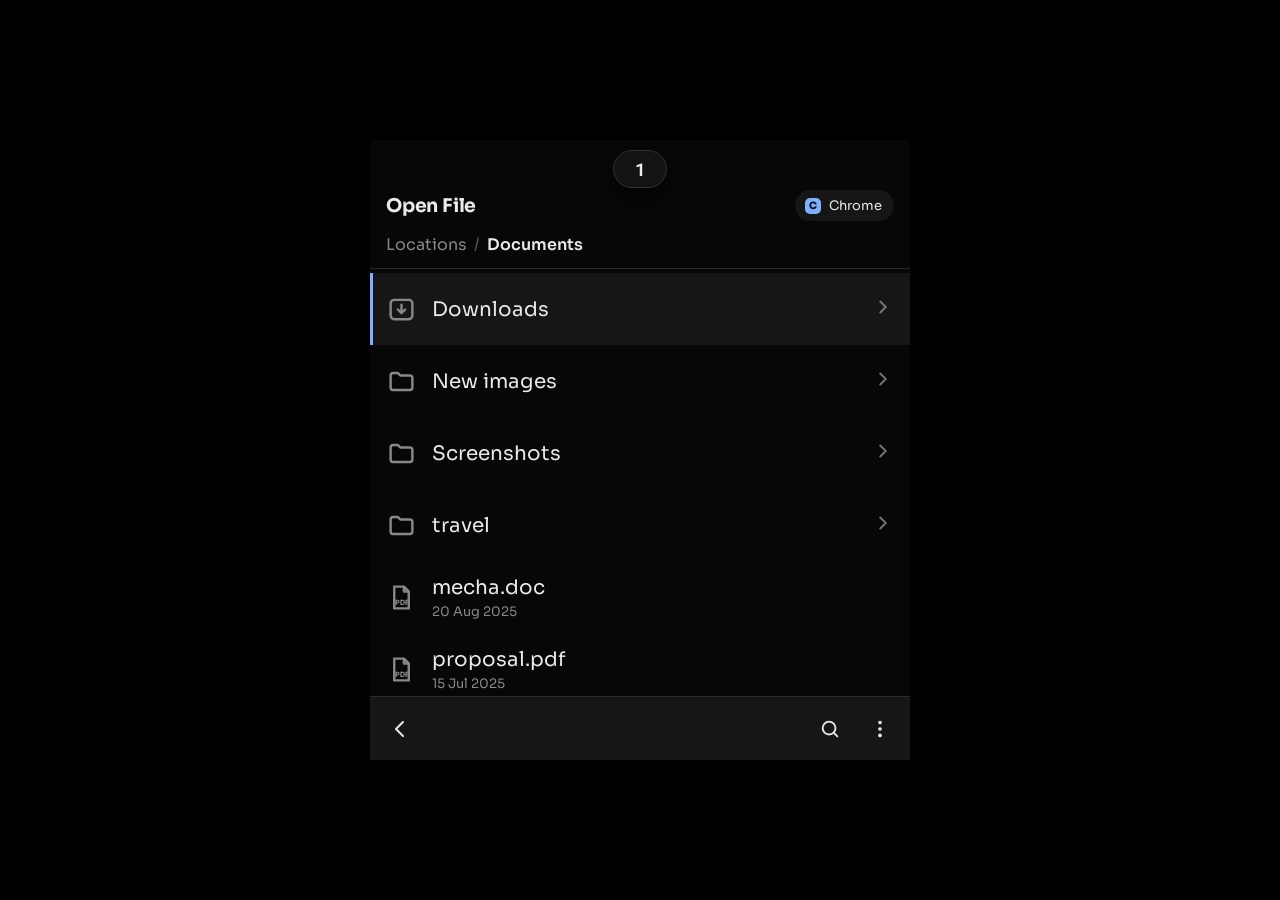
<file: portals/index.html>
<!doctype html>
<html lang="en">
<head>
<meta charset="utf-8">
<meta name="viewport" content="width=device-width, initial-scale=1, maximum-scale=1, user-scalable=no">
<title>Comet Portals — Prototype</title>
<link rel="preconnect" href="https://fonts.googleapis.com">
<link rel="preconnect" href="https://fonts.gstatic.com" crossorigin>
<link href="https://fonts.googleapis.com/css2?family=Sora:wght@400;500;600;700&family=Roboto+Mono:wght@400;500&family=Inter:wght@400;500;600&display=swap" rel="stylesheet">
<link rel="stylesheet" href="../device-kit/device-kit.css">
<!--
  COMET PORTALS — single-file prototype (opens over file://, no server).
  Handheld adaptations of the XDG desktop portals for the Comet Linux device.

  Top-center ROLLING NAVIGATOR: shows the current portal number. Tap to advance
  to the next portal; long-press for a named menu to jump directly.
    1 Open · 7.1 FileChooser (open)      2 Save · 7.1 FileChooser (save)
    3 Access · 7.2 Access                4 Wi-Fi · 7.3 NetworkMonitor secret
    5 Bluetooth · 7.4 Bluetooth pairing agent
  Built on the shared device-kit (../device-kit) — see DEVICE-KIT.md. Each
  portal is a self-contained SECTION below, kept sorted for the Figma handoff.
-->
<style>
  [hidden] { display:none !important; }

  /* ============ Rolling navigator ============ */
  .navroll {
    position:absolute; top:10px; left:50%; transform:translateX(-50%);
    z-index:65; width:54px; height:38px; display:flex; align-items:center; justify-content:center;
    background:rgba(22,22,22,.9); -webkit-backdrop-filter:blur(10px); backdrop-filter:blur(10px);
    border:1px solid #313131; border-radius:999px; box-shadow:0 10px 30px rgba(0,0,0,.55);
    cursor:pointer; user-select:none; -webkit-user-select:none; overflow:hidden;
  }
  .navroll:active { transform:translateX(-50%) scale(.93); }
  .navroll .num { font:800 18px/1 'Roboto Mono',monospace; color:var(--text); display:inline-block; }
  @keyframes navroll { 0%{transform:translateY(-80%);opacity:0} 55%{opacity:1} 100%{transform:translateY(0)} }
  .navroll.rolling .num { animation:navroll .26s cubic-bezier(.2,.7,.3,1); }

  /* named context menu (long-press) — floats from under the toggle, top-center */
  .navmenu {
    left:50%; top:54px; right:auto; bottom:auto; width:auto; min-width:216px; max-width:none;
    transform-origin:top center; transform:translateX(-50%) scale(.05);
  }
  .navmenu.open { transform:translateX(-50%) scale(1); }
  .navmenu .popscroll { max-height:none; padding:6px 0; }
  .navmenu .menu-item { gap:14px; height:50px; }
  .navmenu .nn { flex:0 0 auto; width:26px; height:26px; border-radius:8px; background:var(--surface-3);
                 display:flex; align-items:center; justify-content:center; font:800 12px/1 'Roboto Mono',monospace; color:var(--text); }
  .navmenu .menu-item.on .nn { background:var(--accent); color:var(--on-accent); }
  .navmenu .menu-item.on .label { font-weight:600; }

  /* ============ 7.1 FileChooser ============ */
  .portalbar { display:flex; align-items:center; gap:10px; padding:50px 16px 11px; }
  .portalbar .pb-title { font-size:calc(var(--font) * 1.18); font-weight:700; letter-spacing:-.01em; }
  .portalbar .pb-app { margin-left:auto; display:flex; align-items:center; gap:8px; font-size:13px; color:var(--text); background:var(--surface); padding:7px 12px 7px 10px; border-radius:999px; }
  .portalbar .pb-app .appdot { width:16px; height:16px; border-radius:5px; flex:0 0 auto; background:var(--hue); color:#0b1220; display:flex; align-items:center; justify-content:center; font-size:10px; font-weight:800; }
  .crumbs { display:flex; align-items:center; gap:7px; padding:2px 16px 13px; border-bottom:1px solid var(--line); font-size:16px; white-space:nowrap; overflow:hidden; }
  .crumbs .seg { color:var(--dim); cursor:pointer; }
  .crumbs .seg.cur { color:var(--text); font-weight:600; }
  .crumbs .sep { color:#555; }
  .savebar { display:flex; align-items:center; gap:12px; padding:12px 16px; border-bottom:1px solid var(--line); background:var(--bg); }
  .savebar .lab { font-size:13px; color:var(--dim); flex:0 0 auto; }
  .savebar .addr { height:46px; }
  .filelist { padding:4px 0 8px; }
  .frow { display:flex; align-items:center; gap:16px; padding:12px 16px; min-height:72px; cursor:pointer; scroll-margin:12px; }
  .frow:active { background:var(--surface); }
  .frow.focus { background:var(--surface); box-shadow:inset 3px 0 0 var(--hue); }
  .frow .fico { flex:0 0 auto; width:30px; display:flex; align-items:center; justify-content:center; color:var(--dim); }
  .frow .fico svg { width:29px; height:29px; }
  .frow .fico .pdftag { font:800 6px/1 'Inter',sans-serif; }
  .frow .fmeta { flex:1; min-width:0; display:flex; flex-direction:column; justify-content:center; }
  .frow .fname { font-size:20px; line-height:1.25; white-space:nowrap; overflow:hidden; text-overflow:ellipsis; }
  .frow .fdate { font-size:13px; color:var(--dim); margin-top:3px; }
  .frow .chev { flex:0 0 auto; color:var(--dim); opacity:.85; }
  .frow .chev svg { width:22px; height:22px; }
  .empty { padding:60px 24px; text-align:center; color:var(--dim); font-size:15px; }
  .filebar { padding:0 8px; gap:6px; }
  .filebar .grow { flex:1; }
  .filebar .savebtn { margin-left:2px; }
  .searchrow { display:none; align-items:center; gap:8px; padding:8px 12px 10px; border-bottom:1px solid var(--line); }
  #fileScreen.searching .crumbs { display:none; }
  #fileScreen.searching .searchrow { display:flex; }

  /* ============ Shared scenario chrome (Settings pages) ============ */
  .scn { padding:56px 16px 24px; }
  .scn .crumb { font-size:13px; color:var(--dim); letter-spacing:.02em; margin-bottom:2px; }
  .scn h1 { font-size:26px; font-weight:700; margin-bottom:18px; }
  .card { background:var(--surface); border-radius:var(--radius-md); padding:16px; margin-bottom:14px; }

  /* ============ Shared SECRET-ENTRY boilerplate (Access + Wi-Fi) ============ */
  .ac-field { display:flex; align-items:center; gap:8px; height:50px; padding:0 6px 0 14px; border-radius:14px; background:var(--surface); border:1px solid transparent; transition:border-color .15s; }
  .ac-field.focus { border-color:var(--hue); }
  .ac-field input { flex:1; min-width:0; background:none; border:none; outline:none; color:var(--text); font:inherit; font-size:16px; letter-spacing:.06em; }
  .ac-eye { -webkit-appearance:none; appearance:none; border:none; background:none; cursor:pointer; width:40px; height:40px; border-radius:10px; color:var(--dim); display:flex; align-items:center; justify-content:center; }
  .ac-eye:active { background:var(--surface-2); }
  .ac-actions { display:flex; gap:10px; margin-top:16px; }
  .ac-actions .chip { flex:1; height:48px; font-size:15px; border-radius:13px; }
  .ac-actions .primary { background:var(--accent); color:var(--on-accent); }
  .ac-actions .primary:disabled { opacity:.4; }

  /* ============ 7.2 Access — scenario (Settings › Users) ============ */
  .userrow { display:flex; align-items:center; gap:14px; }
  .avatar { width:52px; height:52px; border-radius:50%; background:var(--surface-3); flex:0 0 auto; display:flex; align-items:center; justify-content:center; font-size:22px; font-weight:700; color:var(--text); }
  .userrow .who .nm { font-size:18px; font-weight:600; }
  .userrow .who .rl { font-size:13px; color:var(--dim); margin-top:2px; }
  .rowline { display:flex; align-items:center; justify-content:space-between; padding:14px 2px; }
  .rowline + .rowline { border-top:1px solid var(--line); }
  .rowline .lab { font-size:15px; }
  .rowline.locked .lab { color:var(--dim); }
  .lockicon { color:var(--dim); }
  .lockbanner { display:flex; align-items:center; gap:13px; background:var(--surface); border:1px solid var(--line); border-radius:var(--radius-md); padding:14px 14px 14px 16px; }
  .lockbanner .lb-ico { flex:0 0 auto; color:var(--text); }
  .lockbanner .lb-txt { flex:1; font-size:13.5px; color:var(--dim); line-height:1.45; }
  .lockbanner .lb-btn { -webkit-appearance:none; appearance:none; border:none; cursor:pointer; flex:0 0 auto; height:42px; padding:0 18px; border-radius:11px; background:var(--accent); color:var(--on-accent); font:700 14px/1 inherit; }
  .lockbanner .lb-btn:active { transform:scale(.96); }
  #accessScreen.unlocked .rowline.locked .lab { color:var(--text); }

  /* Access (auth) card — rises into the TOP portion, clear of the keyboard */
  .accesscard {
    position:absolute; z-index:var(--z-popup); top:52px; left:50%; width:88%; max-width:380px;
    transform:translateX(-50%) translateY(-14px) scale(.94);
    background:var(--overlay); border:1px solid #333; border-radius:var(--radius);
    box-shadow:0 30px 80px rgba(0,0,0,.7); padding:20px 20px 18px; opacity:0; pointer-events:none;
    transition:opacity .2s, transform .24s cubic-bezier(.34,1.2,.5,1);
  }
  .accesscard.open { opacity:1; pointer-events:auto; transform:translateX(-50%) translateY(0) scale(1); }
  .accesscard.shake { animation:shake .4s; }
  @keyframes shake { 0%,100%{transform:translateX(-50%)} 20%{transform:translateX(calc(-50% - 9px))} 40%{transform:translateX(calc(-50% + 9px))} 60%{transform:translateX(calc(-50% - 6px))} 80%{transform:translateX(calc(-50% + 6px))} }
  .ac-head { display:flex; align-items:center; gap:12px; margin-bottom:6px; }
  .ac-lock { width:40px; height:40px; border-radius:12px; flex:0 0 auto; background:var(--surface-3); display:flex; align-items:center; justify-content:center; color:var(--text); }
  .ac-head .ac-title { font-size:17px; font-weight:700; }
  .ac-reason { font-size:14px; color:var(--dim); line-height:1.5; margin:8px 2px 14px; }
  .ac-reason b { color:var(--text); font-weight:600; }
  .ac-id { display:flex; align-items:center; gap:10px; background:var(--surface); border-radius:12px; padding:8px 12px; margin-bottom:12px; }
  .ac-id .av { width:30px; height:30px; border-radius:50%; background:var(--surface-3); display:flex; align-items:center; justify-content:center; font-size:14px; font-weight:700; }
  .ac-id .nm { font-size:14px; }
  .ac-err { font-size:13px; color:var(--text); opacity:0; height:0; margin:0 2px; transition:opacity .15s; }
  .ac-err.show { opacity:1; height:auto; margin:8px 2px 0; }
  .accesscard.ok .ac-lock { background:var(--hue); color:#0b1220; }

  /* ============ 7.3 Wi-Fi — inline secret entry in the network list ============ */
  .wifi-item { border-radius:14px; overflow:hidden; }
  .wifi-item + .wifi-item { margin-top:2px; }
  .wifi-item.open { background:var(--surface); }
  .wifi-row { display:flex; align-items:center; gap:14px; padding:14px 12px; min-height:56px; cursor:pointer; }
  .wifi-row .sig { flex:0 0 auto; color:var(--text); width:26px; display:flex; justify-content:center; }
  .wifi-row .nm { flex:1; font-size:17px; }
  .wifi-row .rt { flex:0 0 auto; display:flex; align-items:center; gap:12px; color:var(--dim); }
  .wifi-row .rt .lk { display:flex; }
  .wifi-row .rt .ck { color:var(--hue); display:none; }
  .wifi-item.connected .rt .ck { display:flex; }
  .wifi-item.connected .rt .lk { display:none; }
  /* inline entry: expands right under the tapped row */
  .wifi-entry { max-height:0; opacity:0; overflow:hidden; transition:max-height .24s ease, opacity .2s; padding:0 12px; }
  .wifi-item.open .wifi-entry { max-height:180px; opacity:1; padding:0 12px 14px; }
  .wifi-entry .row { display:flex; gap:10px; align-items:center; }
  .wifi-entry .ac-field { flex:1; }
  .wifi-entry .connect { -webkit-appearance:none; appearance:none; border:none; cursor:pointer; height:50px; padding:0 20px; border-radius:14px; background:var(--accent); color:var(--on-accent); font:700 15px/1 inherit; }
  .wifi-entry .connect:disabled { opacity:.4; }
  .wifi-entry .hint { font-size:12.5px; color:var(--dim); margin:9px 2px 0; }

  /* ============ 7.4 Bluetooth — pairing agent (Apple-style passkey) ============ */
  .bt-sec { font-size:12px; letter-spacing:.06em; text-transform:uppercase; color:var(--dim); margin:6px 4px 8px; }
  .bt-list .card { padding:2px 16px; }
  .bt-row { display:flex; align-items:center; gap:14px; padding:14px 2px; min-height:56px; cursor:pointer; }
  .bt-row + .bt-row { border-top:1px solid var(--line); }
  .bt-row .ic { flex:0 0 auto; color:var(--text); }
  .bt-row .nm { flex:1; font-size:17px; }
  .bt-row .st { font-size:14px; color:var(--dim); }
  .bt-row .st.hue { color:var(--hue); }

  .btcard {
    position:absolute; z-index:var(--z-popup); top:50%; left:50%; width:82%; max-width:340px;
    transform:translate(-50%,-50%) scale(.92); opacity:0; pointer-events:none;
    background:var(--overlay); border:1px solid #333; border-radius:22px; text-align:center;
    box-shadow:0 30px 80px rgba(0,0,0,.7); padding:24px 22px 18px;
    transition:opacity .2s, transform .24s cubic-bezier(.34,1.2,.5,1);
  }
  .btcard.open { opacity:1; pointer-events:auto; transform:translate(-50%,-50%) scale(1); }
  .btcard .bt-ic { width:46px; height:46px; margin:0 auto 12px; border-radius:14px; background:var(--surface-3); display:flex; align-items:center; justify-content:center; color:var(--text); }
  .btcard .bt-title { font-size:18px; font-weight:700; }
  .btcard .bt-sub { font-size:13.5px; color:var(--dim); line-height:1.5; margin:8px 6px 18px; }
  .btcard .bt-sub b { color:var(--text); font-weight:600; }
  .bt-code { display:flex; justify-content:center; gap:12px; margin:6px 0 14px; }
  .bt-code span { font:600 46px/1 'Sora',sans-serif; color:var(--text); font-variant-numeric:tabular-nums; min-width:40px; }
  .bt-status { font-size:13px; color:var(--dim); min-height:18px; margin-bottom:4px; }
  .btcard.waiting .bt-status { color:var(--hue); }
  .btcard.timeout { }
  .btcard.timeout .bt-code span { color:#5a5a5a; }
  .btcard.timeout .bt-status { color:var(--text); }
  .btcard .ac-actions { margin-top:14px; }
</style>
</head>
<body>
  <div class="device" id="device">

    <!-- ============ Rolling navigator ============ -->
    <div class="navroll" id="navRoll" title="Tap to switch · hold for menu"><span class="num" id="navNum">1</span></div>

    <!-- ============ 7.1 FileChooser screen ============ -->
    <div class="screen" id="fileScreen">
      <header class="portalbar">
        <span class="pb-title" id="pbTitle">Open File</span>
        <span class="pb-app"><span class="appdot" id="appDot">C</span><span id="appName">Chrome</span></span>
      </header>
      <nav class="crumbs" id="crumbs"></nav>
      <div class="searchrow" id="searchRow">
        <form class="addr" id="searchForm" style="flex:1">
          <svg width="18" height="18" viewBox="0 0 24 24" fill="none" stroke="currentColor" stroke-width="2" stroke-linecap="round"><circle cx="11" cy="11" r="7"/><path d="M20 20l-3.5-3.5"/></svg>
          <input id="searchInput" type="search" placeholder="Search this folder" autocomplete="off" spellcheck="false">
        </form>
        <button class="chip" id="searchCancel">Cancel</button>
      </div>
      <form class="savebar" id="saveBar" hidden>
        <span class="lab">Name</span>
        <div class="addr"><input id="fileName" type="text" placeholder="Untitled document" autocomplete="off" spellcheck="false" enterkeyhint="done"></div>
      </form>
      <div class="content filelist" id="list"></div>
      <div class="bottombar filebar" id="bottombar">
        <button class="iconbtn" id="upBtn" aria-label="Up one folder"><svg width="24" height="24" viewBox="0 0 24 24" fill="none" stroke="currentColor" stroke-width="2" stroke-linecap="round" stroke-linejoin="round"><path d="M15 5l-7 7 7 7"/></svg></button>
        <span class="grow"></span>
        <button class="iconbtn" id="searchBtn" aria-label="Search"><svg width="22" height="22" viewBox="0 0 24 24" fill="none" stroke="currentColor" stroke-width="2" stroke-linecap="round"><circle cx="11" cy="11" r="7"/><path d="M20 20l-3.5-3.5"/></svg></button>
        <button class="iconbtn" id="menuBtn" aria-label="More"><svg width="22" height="22" viewBox="0 0 24 24" fill="currentColor"><circle cx="12" cy="5" r="2"/><circle cx="12" cy="12" r="2"/><circle cx="12" cy="19" r="2"/></svg></button>
        <button class="chip hue savebtn" id="saveBtn" hidden>Save</button>
      </div>
    </div>

    <!-- ============ 7.2 Access screen ============ -->
    <div class="screen" id="accessScreen" hidden>
      <div class="content" id="accessContent">
        <div class="scn">
          <div class="crumb">Settings</div>
          <h1>Users</h1>
          <div class="card">
            <div class="userrow">
              <div class="avatar">m</div>
              <div class="who"><div class="nm">mecha</div><div class="rl">Administrator</div></div>
            </div>
          </div>
          <div class="card" style="padding:2px 16px">
            <div class="rowline locked"><span class="lab">Automatic Login</span><span class="lockicon" id="lock1"><svg width="20" height="20" viewBox="0 0 24 24" fill="none" stroke="currentColor" stroke-width="2" stroke-linecap="round" stroke-linejoin="round"><rect x="4" y="11" width="16" height="9" rx="2"/><path d="M8 11V8a4 4 0 0 1 8 0v3"/></svg></span></div>
            <div class="rowline locked"><span class="lab">Add User Account…</span><span class="lockicon" id="lock2"><svg width="20" height="20" viewBox="0 0 24 24" fill="none" stroke="currentColor" stroke-width="2" stroke-linecap="round" stroke-linejoin="round"><rect x="4" y="11" width="16" height="9" rx="2"/><path d="M8 11V8a4 4 0 0 1 8 0v3"/></svg></span></div>
          </div>
          <div class="lockbanner" id="lockBanner">
            <span class="lb-ico"><svg width="24" height="24" viewBox="0 0 24 24" fill="none" stroke="currentColor" stroke-width="2" stroke-linecap="round" stroke-linejoin="round"><rect x="4" y="11" width="16" height="9" rx="2"/><path d="M8 11V8a4 4 0 0 1 8 0v3"/></svg></span>
            <span class="lb-txt" id="lockTxt">Some settings must be unlocked before they can be changed.</span>
            <button class="lb-btn" id="unlockBtn">Unlock</button>
          </div>
        </div>
      </div>
    </div>

    <!-- ============ 7.3 Wi-Fi screen ============ -->
    <div class="screen" id="wifiScreen" hidden>
      <div class="content" id="wifiContent">
        <div class="scn">
          <div class="crumb">Settings</div>
          <h1>Wi-Fi</h1>
          <div class="wifi-list" id="wifiList"></div>
        </div>
      </div>
    </div>

    <!-- ============ 7.4 Bluetooth screen ============ -->
    <div class="screen" id="btScreen" hidden>
      <div class="content" id="btContent">
        <div class="scn">
          <div class="crumb">Settings</div>
          <h1>Bluetooth</h1>
          <div class="bt-sec">My Devices</div>
          <div class="bt-list"><div class="card" id="btMine"></div></div>
          <div class="bt-sec">Other Devices</div>
          <div class="bt-list"><div class="card" id="btOther"></div></div>
        </div>
      </div>
    </div>

    <!-- ============ Shared scrim ============ -->
    <div class="scrim" id="scrim"></div>

    <!-- ============ Rolling-nav context menu ============ -->
    <div class="popup navmenu" id="navMenu">
      <div class="popscroll">
        <div class="menu-item" data-view="open"><span class="nn">1</span><span class="label">Open File</span></div>
        <div class="menu-item" data-view="save"><span class="nn">2</span><span class="label">Save File</span></div>
        <div class="menu-item" data-view="access"><span class="nn">3</span><span class="label">Access</span></div>
        <div class="menu-item" data-view="wifi"><span class="nn">4</span><span class="label">Wi-Fi Connect</span></div>
        <div class="menu-item" data-view="bt"><span class="nn">5</span><span class="label">Bluetooth Pairing</span></div>
      </div>
    </div>

    <!-- ============ 7.1 overflow menu ============ -->
    <div class="popup" id="menu">
      <div class="scrollfades">
        <div class="popscroll" id="menuScroll">
          <div class="menu-item" data-act="newfolder"><svg viewBox="0 0 24 24" fill="none" stroke="currentColor" stroke-width="2" stroke-linecap="round" stroke-linejoin="round"><path d="M3 7a2 2 0 0 1 2-2h4l2 2h8a2 2 0 0 1 2 2v8a2 2 0 0 1-2 2H5a2 2 0 0 1-2-2z"/><path d="M12 11v6M9 14h6"/></svg><span class="label">New folder</span></div>
          <div class="menu-sep"></div>
          <div class="menu-item on" data-act="sort" data-sort="name"><svg viewBox="0 0 24 24" fill="none" stroke="currentColor" stroke-width="2" stroke-linecap="round" stroke-linejoin="round"><path d="M7 4v16M7 4l-3 3M7 4l3 3"/><path d="M13 6h8M13 12h6M13 18h4"/></svg><span class="label">Sort by name</span><span class="check"></span></div>
          <div class="menu-item" data-act="sort" data-sort="date"><svg viewBox="0 0 24 24" fill="none" stroke="currentColor" stroke-width="2" stroke-linecap="round" stroke-linejoin="round"><rect x="3" y="5" width="18" height="16" rx="2"/><path d="M3 9h18M8 3v4M16 3v4"/></svg><span class="label">Sort by date</span><span class="check"></span></div>
          <div class="menu-sep"></div>
          <div class="menu-item" data-act="hidden"><svg viewBox="0 0 24 24" fill="none" stroke="currentColor" stroke-width="2" stroke-linecap="round" stroke-linejoin="round"><path d="M2 12s3.5-7 10-7 10 7 10 7-3.5 7-10 7-10-7-10-7z"/><circle cx="12" cy="12" r="3"/></svg><span class="label">Show hidden files</span><span class="check"></span></div>
        </div>
        <div class="fade top" id="menuFadeTop"></div>
        <div class="fade bottom" id="menuFadeBottom"></div>
      </div>
    </div>

    <!-- ============ 7.2 authentication card ============ -->
    <form class="accesscard" id="accessCard">
      <div class="ac-head">
        <span class="ac-lock" id="acLock"><svg width="22" height="22" viewBox="0 0 24 24" fill="none" stroke="currentColor" stroke-width="2" stroke-linecap="round" stroke-linejoin="round"><rect x="4" y="11" width="16" height="9" rx="2"/><path d="M8 11V8a4 4 0 0 1 8 0v3"/></svg></span>
        <span class="ac-title">Authentication Required</span>
      </div>
      <p class="ac-reason"><b>Settings</b> requires your password to make changes to user accounts.</p>
      <div class="ac-id"><span class="av">m</span><span class="nm">mecha · Administrator</span></div>
      <div class="ac-field" id="acField">
        <input id="pw" type="password" placeholder="Password" autocomplete="off" spellcheck="false" enterkeyhint="go" aria-label="Password">
        <button class="ac-eye" id="eyeBtn" type="button" aria-label="Show password"><svg id="eyeIcon" width="22" height="22" viewBox="0 0 24 24" fill="none" stroke="currentColor" stroke-width="2" stroke-linecap="round" stroke-linejoin="round"><path d="M2 12s3.5-7 10-7 10 7 10 7-3.5 7-10 7-10-7-10-7z"/><circle cx="12" cy="12" r="3"/></svg></button>
      </div>
      <div class="ac-err" id="acErr">Sorry, that didn’t work. Please try again.</div>
      <div class="ac-actions">
        <button class="chip" id="cancelBtn" type="button">Cancel</button>
        <button class="chip primary" id="authBtn" type="submit" disabled>Authenticate</button>
      </div>
    </form>

    <!-- ============ 7.4 Bluetooth pairing card ============ -->
    <div class="btcard" id="btCard">
      <div class="bt-ic"><svg width="24" height="24" viewBox="0 0 24 24" fill="none" stroke="currentColor" stroke-width="2" stroke-linecap="round" stroke-linejoin="round"><path d="M7 7l10 10-5 4V3l5 4L7 17"/></svg></div>
      <div class="bt-title">Bluetooth Pairing Request</div>
      <div class="bt-sub"><b id="btName">Comet Controller</b> would like to pair. Confirm this code appears on the device.</div>
      <div class="bt-code" id="btCode"><span>4</span><span>8</span><span>2</span><span>6</span></div>
      <div class="bt-status" id="btStatus">Codes must match on both devices.</div>
      <div class="ac-actions">
        <button class="chip" id="btCancel" type="button">Cancel</button>
        <button class="chip primary" id="btPair" type="button">Pair</button>
      </div>
    </div>

    <!-- ============ Shared on-screen keyboard (device-kit Comet layout) ============ -->
    <div class="kbd" id="kbd">
      <div class="krow"><button class="key" data-k="q">q</button><button class="key" data-k="w">w</button><button class="key" data-k="e">e</button><button class="key" data-k="r">r</button><button class="key" data-k="t">t</button><button class="key" data-k="y">y</button><button class="key" data-k="u">u</button><button class="key" data-k="i">i</button><button class="key" data-k="o">o</button><button class="key" data-k="p">p</button></div>
      <div class="krow"><button class="key" data-k="a">a</button><button class="key" data-k="s">s</button><button class="key" data-k="d">d</button><button class="key" data-k="f">f</button><button class="key" data-k="g">g</button><button class="key" data-k="h">h</button><button class="key" data-k="j">j</button><button class="key" data-k="k">k</button><button class="key" data-k="l">l</button></div>
      <div class="krow"><button class="key shift" data-k="shift">⇧</button><button class="key" data-k="z">z</button><button class="key" data-k="x">x</button><button class="key" data-k="c">c</button><button class="key" data-k="v">v</button><button class="key" data-k="b">b</button><button class="key" data-k="n">n</button><button class="key" data-k="m">m</button><button class="key back" data-k="back">⌫</button></div>
      <div class="krow"><button class="key sym" data-k="sym">?123</button><button class="key fn" data-k="fn">Fn</button><button class="key comma" data-k=",">,</button><button class="key space" data-k=" "></button><button class="key dot" data-k=".">.</button><button class="key enter" data-k="enter"><svg width="18" height="14" viewBox="0 0 18 14" fill="none" xmlns="http://www.w3.org/2000/svg"><path d="M4.64063 13.6406L5.96046e-08 9L4.64063 4.35938V13.6406ZM3.21875 9.84375V8.15625H17.2656V9.84375H3.21875ZM15.625 9.84375V-4.76837e-07H17.3125V9.84375H15.625ZM11.0781 1.6875V-4.76837e-07H17.2656V1.6875H11.0781Z" fill="#DDDDDD"/></svg></button></div>
    </div>

    <!-- ============ Shared snackbar + edge-back ============ -->
    <div class="snack" id="snack"><span class="snmsg">Message</span><button class="action">Undo</button></div>
    <div class="backhint" id="backhint"><svg width="22" height="22" viewBox="0 0 24 24" fill="none" stroke="currentColor" stroke-width="2.4" stroke-linecap="round" stroke-linejoin="round"><path d="M15 5l-7 7 7 7"/></svg></div>
  </div>

  <script src="../device-kit/device-kit.js"></script>
  <script>
  (function () {
    "use strict";
    const device = document.getElementById('device');
    const $ = (id) => document.getElementById(id);

    /* ===== Shared kit wiring ===== */
    Kit.makeKeyboard(device, $('kbd'));
    const snack    = Kit.makeSnack($('snack'));
    const overlays = Kit.makeOverlays($('scrim'));
    ['list','accessContent','wifiContent','btContent'].forEach(id => Kit.dragScroll($(id)));

    /* ============================================================
       ROLLING NAVIGATOR  (tap = next · long-press = named menu)
       ============================================================ */
    const VIEWS = [
      { id:'open',   n:1, name:'Open File' },
      { id:'save',   n:2, name:'Save File' },
      { id:'access', n:3, name:'Access' },
      { id:'wifi',   n:4, name:'Wi-Fi Connect' },
      { id:'bt',     n:5, name:'Bluetooth Pairing' }
    ];
    let view = 'open';

    function setView(id, roll) {
      const v = VIEWS.find(x => x.id === id) || VIEWS[0];
      view = v.id;
      $('fileScreen').hidden   = !(v.id === 'open' || v.id === 'save');
      $('accessScreen').hidden = v.id !== 'access';
      $('wifiScreen').hidden   = v.id !== 'wifi';
      $('btScreen').hidden     = v.id !== 'bt';
      overlays.closeAll();
      device.classList.remove('kbd-open');
      if (document.activeElement && document.activeElement.blur) document.activeElement.blur();
      collapseWifi();
      // roll the number
      const num = $('navNum');
      num.textContent = v.n;
      if (roll) { $('navRoll').classList.remove('rolling'); void num.offsetWidth; $('navRoll').classList.add('rolling'); }
      $('navMenu').querySelectorAll('[data-view]').forEach(a => a.classList.toggle('on', a.dataset.view === v.id));
      if (v.id === 'open' || v.id === 'save') setMode(v.id);
    }
    function nextView() {
      const i = VIEWS.findIndex(x => x.id === view);
      setView(VIEWS[(i + 1) % VIEWS.length].id, true);
    }

    // tap vs long-press on the rolling toggle
    const navRoll = $('navRoll'), navMenu = $('navMenu');
    let pressTimer = null, longFired = false, downXY = null;
    navRoll.addEventListener('pointerdown', (e) => {
      longFired = false; downXY = [e.clientX, e.clientY];
      pressTimer = setTimeout(() => { longFired = true; overlays.open(navMenu); }, 420);
    });
    navRoll.addEventListener('pointermove', (e) => {
      if (downXY && Math.hypot(e.clientX - downXY[0], e.clientY - downXY[1]) > 8) clearTimeout(pressTimer);
    });
    navRoll.addEventListener('pointerup', () => { clearTimeout(pressTimer); if (!longFired) nextView(); });
    navRoll.addEventListener('pointercancel', () => clearTimeout(pressTimer));
    navMenu.querySelectorAll('[data-view]').forEach(a =>
      a.addEventListener('click', () => { setView(a.dataset.view, true); }));

    /* ============================================================
       7.1  FILE CHOOSER
       ============================================================ */
    const APP = 'Chrome';
    $('appName').textContent = APP; $('appDot').textContent = APP.charAt(0).toUpperCase();
    function setMode(m) {
      $('pbTitle').textContent = m === 'save' ? 'Save File' : 'Open File';
      $('saveBar').hidden = m !== 'save';
      $('saveBtn').hidden = m !== 'save';
      if (m === 'save' && !$('fileName').value) $('fileName').value = 'report';
      renderFiles();
    }
    const dir  = (name, date, kids) => ({ name, type:'dir',  date, children: kids || [] });
    const file = (name, date, type) => ({ name, type: type || 'file', date });
    const FS = dir('Locations', '', [
      dir('Home', '15 Jul 2025', [ file('todo.md','14 Jul 2025'), file('.bashrc','01 Jan 2025') ]),
      dir('Documents', '15 Jul 2025', [
        file('proposal.pdf', '15 Jul 2025', 'pdf'),
        dir ('Screenshots', '15 Jul 2025', [ file('capture-01.png','15 Jul 2025'), file('capture-02.png','15 Jul 2025') ]),
        dir ('Downloads', '15 Jul 2025', [ file('installer.pkg','15 Jul 2025'), file('firmware.bin','12 Jul 2025') ]),
        dir ('travel', '15 Jul 2025', [ file('itinerary.txt','10 Jul 2025') ]),
        file('mecha.doc', '20 Aug 2025', 'pdf'),
        dir ('New images', '15 Jul 2025', []),
        file('.draft.swp', '15 Jul 2025')
      ]),
      dir('Pictures', '02 Jun 2025', [ file('sunset.jpg','02 Jun 2025') ]),
      dir('USB Drive', '22 Jul 2025', [])
    ]);
    FS.children[1].children[2].icon = 'download';
    let path = [FS, FS.children[1]];
    let sortBy = 'name', showHidden = false, filter = '', focusIdx = 0;
    const here = () => path[path.length - 1];
    const isHidden = (n) => n.name.startsWith('.');
    function icon(node) {
      if (node.type === 'dir') {
        if (node.icon === 'download') return '<svg viewBox="0 0 24 24" fill="none" stroke="currentColor" stroke-width="2" stroke-linecap="round" stroke-linejoin="round"><rect x="3" y="4" width="18" height="16" rx="3"/><path d="M12 8v6M9 12l3 3 3-3"/></svg>';
        return '<svg viewBox="0 0 24 24" fill="none" stroke="currentColor" stroke-width="2" stroke-linecap="round" stroke-linejoin="round"><path d="M3 7a2 2 0 0 1 2-2h4l2 2h8a2 2 0 0 1 2 2v8a2 2 0 0 1-2 2H5a2 2 0 0 1-2-2z"/></svg>';
      }
      if (node.type === 'pdf') return '<svg viewBox="0 0 24 24" fill="none" stroke="currentColor" stroke-width="2" stroke-linejoin="round"><path d="M6 3h8l4 4v14H6z"/><path d="M14 3v4h4"/><text class="pdftag" x="12" y="18" text-anchor="middle" fill="currentColor" stroke="none">PDF</text></svg>';
      return '<svg viewBox="0 0 24 24" fill="none" stroke="currentColor" stroke-width="2" stroke-linejoin="round"><path d="M6 3h8l4 4v14H6z"/><path d="M14 3v4h4"/></svg>';
    }
    function renderCrumbs() {
      const el = $('crumbs'); el.innerHTML = '';
      let items = path.map((node, i) => ({ node, i }));
      if (items.length > 3) items = [items[0], { ellipsis:true }, items[items.length-2], items[items.length-1]];
      items.forEach((it, k) => {
        if (k) { const s = document.createElement('span'); s.className='sep'; s.textContent='/'; el.appendChild(s); }
        const seg = document.createElement('span'); seg.className = 'seg';
        if (it.ellipsis) seg.textContent = '…';
        else { seg.textContent = it.node.name; if (it.i === path.length - 1) seg.classList.add('cur');
          seg.addEventListener('click', () => { path = path.slice(0, it.i + 1); filter=''; renderFiles(); }); }
        el.appendChild(seg);
      });
    }
    function currentRows() {
      let rows = here().children.slice();
      if (!showHidden) rows = rows.filter(n => !isHidden(n));
      if (filter) rows = rows.filter(n => n.name.toLowerCase().includes(filter.toLowerCase()));
      rows.sort((a, b) => {
        if ((a.type === 'dir') !== (b.type === 'dir')) return a.type === 'dir' ? -1 : 1;
        if (sortBy === 'date') return (b.date || '').localeCompare(a.date || '');
        return a.name.localeCompare(b.name);
      });
      return rows;
    }
    function renderFiles() {
      renderCrumbs();
      $('upBtn').style.opacity = path.length > 1 ? '1' : '.3';
      const list = $('list'); list.innerHTML = '';
      const rows = currentRows();
      if (!rows.length) { list.innerHTML = '<div class="empty">This folder is empty.</div>'; return; }
      rows.forEach((node, i) => {
        const row = document.createElement('div');
        row.className = 'frow' + (i === focusIdx ? ' focus' : '');
        row.innerHTML = '<span class="fico">' + icon(node) + '</span>' +
          '<span class="fmeta"><span class="fname">' + node.name + '</span>' +
          (node.type !== 'dir' && node.date ? '<span class="fdate">' + node.date + '</span>' : '') + '</span>' +
          (node.type === 'dir' ? '<span class="chev"><svg viewBox="0 0 24 24" fill="none" stroke="currentColor" stroke-width="2" stroke-linecap="round" stroke-linejoin="round"><path d="M9 6l6 6-6 6"/></svg></span>' : '');
        row.addEventListener('click', () => activate(node, i));
        list.appendChild(row);
      });
    }
    function setFocus(i) {
      const rows = currentRows(); if (!rows.length) return;
      focusIdx = Math.max(0, Math.min(rows.length - 1, i));
      [...$('list').children].forEach((el, k) => el.classList.toggle('focus', k === focusIdx));
      const el = $('list').children[focusIdx]; if (el && el.scrollIntoView) el.scrollIntoView({ block:'nearest' });
    }
    function activate(node, i) {
      focusIdx = i;
      if (node.type === 'dir') { path.push(node); filter=''; focusIdx = 0; if ($('fileScreen').classList.contains('searching')) closeSearch(); renderFiles(); return; }
      if (view === 'save') { $('fileName').value = node.name.replace(/\.[^.]+$/, ''); snack.show('Overwrite “' + node.name + '”? Tap Save to confirm'); return; }
      snack.show('Returned “' + node.name + '” to ' + APP);
    }
    function goUp() { if (path.length > 1) { path.pop(); filter=''; focusIdx = 0; renderFiles(); } }
    $('upBtn').addEventListener('click', goUp);
    function openSearch() { $('fileScreen').classList.add('searching'); $('searchInput').focus(); }
    function closeSearch() { $('fileScreen').classList.remove('searching'); $('searchInput').value=''; filter=''; $('searchInput').blur(); focusIdx=0; renderFiles(); }
    $('searchBtn').addEventListener('click', openSearch);
    $('searchCancel').addEventListener('click', closeSearch);
    $('searchInput').addEventListener('input', (e) => { filter = e.target.value; focusIdx = 0; renderFiles(); });
    $('searchForm').addEventListener('submit', (e) => { e.preventDefault(); $('searchInput').blur(); });
    const menu = $('menu');
    const menuFades = Kit.bindFades($('menuScroll'), $('menuFadeTop'), $('menuFadeBottom'));
    $('menuBtn').addEventListener('click', () => { overlays.open(menu); requestAnimationFrame(menuFades); });
    menu.querySelectorAll('.menu-item').forEach(it => it.addEventListener('click', () => {
      const act = it.dataset.act;
      if (act === 'sort') { sortBy = it.dataset.sort; menu.querySelectorAll('[data-act="sort"]').forEach(s => s.classList.toggle('on', s === it)); }
      else if (act === 'hidden') { showHidden = !showHidden; it.classList.toggle('on', showHidden); }
      else if (act === 'newfolder') { const f = dir('New folder', 'just now', []); here().children.push(f); snack.show('Folder created', () => { const x = here().children.indexOf(f); if (x>=0) here().children.splice(x,1); renderFiles(); }, 'Undo'); }
      overlays.close(menu); renderFiles();
    }));
    $('saveBtn').addEventListener('click', () => { const name = ($('fileName').value || 'Untitled document').trim(); snack.show('Saved “' + name + '” to ' + here().name); });
    $('saveBar').addEventListener('submit', (e) => { e.preventDefault(); $('fileName').blur(); });

    /* ============================================================
       7.2  ACCESS PORTAL
       ============================================================ */
    const CORRECT = 'mecha';
    const card = $('accessCard'), pw = $('pw');
    function openCard() { overlays.open(card); $('acErr').classList.remove('show'); setTimeout(() => pw.focus(), 180); }
    function closeCard() { overlays.close(card); pw.blur(); pw.value = ''; syncAuth(); }
    $('unlockBtn').addEventListener('click', openCard);
    $('cancelBtn').addEventListener('click', () => { closeCard(); snack.show('Authentication cancelled'); });
    function syncAuth() { $('authBtn').disabled = pw.value.length === 0; }
    pw.addEventListener('input', () => { syncAuth(); $('acErr').classList.remove('show'); });
    pw.addEventListener('focus', () => $('acField').classList.add('focus'));
    pw.addEventListener('blur',  () => $('acField').classList.remove('focus'));
    let pwShown = false;
    $('eyeBtn').addEventListener('click', () => { pwShown = !pwShown; pw.type = pwShown ? 'text' : 'password'; $('eyeIcon').innerHTML = eyeSvg(pwShown); pw.focus(); });
    function authenticate() {
      if (pw.value.length === 0) return;
      if (pw.value === CORRECT) {
        card.classList.add('ok');
        $('acLock').innerHTML = '<svg width="22" height="22" viewBox="0 0 24 24" fill="none" stroke="currentColor" stroke-width="2.4" stroke-linecap="round" stroke-linejoin="round"><path d="M20 6L9 17l-5-5"/></svg>';
        pw.blur();
        setTimeout(() => {
          overlays.close(card);
          $('accessScreen').classList.add('unlocked');
          $('lockTxt').textContent = 'Settings are unlocked. You can now make changes.';
          $('unlockBtn').textContent = 'Unlocked'; $('unlockBtn').disabled = true; $('unlockBtn').style.opacity = '.5';
          [$('lock1'), $('lock2')].forEach(l => l.innerHTML = '<svg width="20" height="20" viewBox="0 0 24 24" fill="none" stroke="currentColor" stroke-width="2" stroke-linecap="round" stroke-linejoin="round"><rect x="4" y="11" width="16" height="9" rx="2"/><path d="M8 11V6a4 4 0 0 1 7.5-2"/></svg>');
          snack.show('Authenticated — changes unlocked');
          card.classList.remove('ok'); pw.value = ''; syncAuth();
          $('acLock').innerHTML = '<svg width="22" height="22" viewBox="0 0 24 24" fill="none" stroke="currentColor" stroke-width="2" stroke-linecap="round" stroke-linejoin="round"><rect x="4" y="11" width="16" height="9" rx="2"/><path d="M8 11V8a4 4 0 0 1 8 0v3"/></svg>';
        }, 650);
      } else { card.classList.add('shake'); $('acErr').classList.add('show'); pw.value = ''; syncAuth(); setTimeout(() => card.classList.remove('shake'), 420); }
    }
    card.addEventListener('submit', (e) => { e.preventDefault(); authenticate(); });

    /* ============================================================
       7.3  WI-FI CONNECT  (inline secret, reuses the Access boilerplate)
       ============================================================ */
    const NETS = [
      { name:'mecha-5G',       secured:true,  signal:3 },
      { name:'CometGuest',     secured:false, signal:2 },
      { name:'Studio-2.4',     secured:true,  signal:2 },
      { name:'eduroam',        secured:true,  signal:1 },
      { name:'Pixel-Hotspot',  secured:true,  signal:1 }
    ];
    function sigSvg(level) {
      const dim = 'stroke="currentColor" stroke-width="2" fill="none" stroke-linecap="round"';
      const o = (n) => level >= n ? '1' : '.28';
      return '<svg width="24" height="24" viewBox="0 0 24 24">'
        + '<path d="M2.5 8.5a15 15 0 0 1 19 0" ' + dim + ' opacity="' + o(3) + '"/>'
        + '<path d="M5.5 12a10.5 10.5 0 0 1 13 0" ' + dim + ' opacity="' + o(2) + '"/>'
        + '<path d="M8.5 15.4a6 6 0 0 1 7 0" ' + dim + ' opacity="' + o(1) + '"/>'
        + '<circle cx="12" cy="19" r="1.4" fill="currentColor"/></svg>';
    }
    const lockMini = '<svg class="lk" width="17" height="17" viewBox="0 0 24 24" fill="none" stroke="currentColor" stroke-width="2" stroke-linecap="round" stroke-linejoin="round"><rect x="4" y="11" width="16" height="9" rx="2"/><path d="M8 11V8a4 4 0 0 1 8 0v3"/></svg>';
    const checkMini = '<span class="ck"><svg width="20" height="20" viewBox="0 0 24 24" fill="none" stroke="currentColor" stroke-width="2.4" stroke-linecap="round" stroke-linejoin="round"><path d="M20 6L9 17l-5-5"/></svg></span>';
    function collapseWifi() { $('wifiList').querySelectorAll('.wifi-item.open').forEach(it => it.classList.remove('open')); }
    function renderWifi() {
      const list = $('wifiList'); list.innerHTML = '';
      NETS.forEach((net) => {
        const item = document.createElement('div'); item.className = 'wifi-item' + (net.connected ? ' connected' : '');
        item.innerHTML =
          '<div class="wifi-row"><span class="sig">' + sigSvg(net.signal) + '</span><span class="nm">' + net.name + '</span>' +
            '<span class="rt">' + (net.secured ? lockMini : '') + checkMini + '</span></div>' +
          '<div class="wifi-entry"><div class="row">' +
            '<div class="ac-field"><input type="password" placeholder="Password" autocomplete="off" spellcheck="false" enterkeyhint="go" aria-label="Wi-Fi password">' +
              '<button class="ac-eye" type="button" aria-label="Show password"><svg width="22" height="22" viewBox="0 0 24 24" fill="none" stroke="currentColor" stroke-width="2" stroke-linecap="round" stroke-linejoin="round">' + eyeSvg(false) + '</svg></button></div>' +
            '<button class="connect" disabled>Connect</button></div>' +
            '<div class="hint">Enter the password for “' + net.name + '”.</div>' +
          '</div>';
        const row   = item.querySelector('.wifi-row');
        const inp   = item.querySelector('input');
        const eye   = item.querySelector('.ac-eye');
        const field = item.querySelector('.ac-field');
        const conn  = item.querySelector('.connect');
        row.addEventListener('click', () => {
          if (net.connected) { snack.show('Connected to ' + net.name); return; }
          if (!net.secured) { connect(net, item, ''); return; }
          const willOpen = !item.classList.contains('open');
          collapseWifi();
          if (willOpen) { item.classList.add('open'); setTimeout(() => { inp.focus(); item.scrollIntoView({ block:'center' }); }, 60); }
        });
        inp.addEventListener('input', () => { conn.disabled = inp.value.length < 8; });   // WPA2 minimum
        inp.addEventListener('focus', () => field.classList.add('focus'));
        inp.addEventListener('blur',  () => field.classList.remove('focus'));
        let shown = false;
        eye.addEventListener('click', () => { shown = !shown; inp.type = shown ? 'text' : 'password'; eye.querySelector('svg').innerHTML = eyeSvg(shown); inp.focus(); });
        conn.addEventListener('click', () => { if (!conn.disabled) connect(net, item, inp.value); });
        list.appendChild(item);
      });
    }
    function connect(net, item, pwd) {
      NETS.forEach(n => n.connected = false);
      net.connected = true;
      device.classList.remove('kbd-open');
      if (document.activeElement && document.activeElement.blur) document.activeElement.blur();
      renderWifi();
      snack.show('Connected to ' + net.name);
    }

    /* ============================================================
       7.4  BLUETOOTH PAIRING AGENT  (Apple-style passkey)
       ============================================================ */
    const BT_MINE  = [ { name:'AirPods Pro', st:'Connected', ic:'buds' } ];
    const BT_OTHER = [ { name:'Comet Controller', ic:'game' }, { name:'WH-1000XM5', ic:'buds', willTimeout:true }, { name:'Magic Keyboard', ic:'kbd' } ];
    function btIcon(kind) {
      if (kind === 'game') return '<svg width="22" height="22" viewBox="0 0 24 24" fill="none" stroke="currentColor" stroke-width="2" stroke-linecap="round" stroke-linejoin="round"><rect x="2" y="7" width="20" height="11" rx="5.5"/><path d="M7 10v4M5 12h4"/><circle cx="16" cy="11.5" r="1"/><circle cx="18.5" cy="14" r="1"/></svg>';
      if (kind === 'kbd')  return '<svg width="22" height="22" viewBox="0 0 24 24" fill="none" stroke="currentColor" stroke-width="2" stroke-linecap="round" stroke-linejoin="round"><rect x="2" y="6" width="20" height="12" rx="2"/><path d="M6 10h.01M10 10h.01M14 10h.01M18 10h.01M8 14h8"/></svg>';
      return '<svg width="22" height="22" viewBox="0 0 24 24" fill="none" stroke="currentColor" stroke-width="2" stroke-linecap="round" stroke-linejoin="round"><path d="M18 8a6 6 0 0 0-12 0c0 2 1 3 1 4s-1 2-1 4a6 6 0 0 0 12 0c0-2-1-3-1-4s1-2 1-4z"/></svg>';
    }
    function renderBt() {
      $('btMine').innerHTML = BT_MINE.map((d, i) =>
        (i ? '<div class="rowline" style="border:0"></div>' : '') +
        '<div class="bt-row"><span class="ic">' + btIcon(d.ic) + '</span><span class="nm">' + d.name + '</span><span class="st hue">' + d.st + '</span></div>'
      ).join('') || '<div class="bt-row"><span class="st">No devices</span></div>';
      $('btOther').innerHTML = BT_OTHER.map((d) =>
        '<div class="bt-row" data-name="' + d.name + '" data-ic="' + d.ic + '"><span class="ic">' + btIcon(d.ic) + '</span><span class="nm">' + d.name + '</span><span class="st">Not Paired</span></div>'
      ).join('');
      $('btOther').querySelectorAll('.bt-row').forEach(r => r.addEventListener('click', () => startPairing(r.dataset.name)));
    }
    const btCard = $('btCard');
    let btTimer = null, pairingName = null, attempts = {};
    function startPairing(name) {
      pairingName = name;
      $('btName').textContent = name;
      const code = String(Math.floor(1000 + Math.random() * 9000)); // 4-digit passkey
      $('btCode').innerHTML = code.split('').map(d => '<span>' + d + '</span>').join('');
      btCard.classList.remove('waiting', 'timeout');
      $('btStatus').textContent = 'Codes must match on both devices.';
      $('btPair').textContent = 'Pair'; $('btPair').disabled = false;
      overlays.open(btCard);
    }
    function closeBt() { overlays.close(btCard); clearTimeout(btTimer); btCard.classList.remove('waiting','timeout'); }
    $('btCancel').addEventListener('click', () => { closeBt(); snack.show('Pairing cancelled'); });
    $('btPair').addEventListener('click', () => {
      if (btCard.classList.contains('timeout')) { startPairing(pairingName); return; }   // button is now "Retry"
      const dev = BT_OTHER.find(d => d.name === pairingName);
      // First attempt on a flaky device times out; a retry succeeds.
      const willTimeout = dev && dev.willTimeout && !attempts[pairingName];
      attempts[pairingName] = (attempts[pairingName] || 0) + 1;

      btCard.classList.remove('timeout'); btCard.classList.add('waiting');
      $('btStatus').textContent = 'Waiting for confirmation on ' + pairingName + '…';
      $('btPair').disabled = true;
      clearTimeout(btTimer);
      btTimer = setTimeout(() => {
        if (willTimeout) {
          // obvious timeout treatment: grey out the code + offer Retry
          btCard.classList.remove('waiting'); btCard.classList.add('timeout');
          $('btStatus').textContent = 'No response from ' + pairingName + '. The device may be out of range.';
          $('btPair').textContent = 'Retry'; $('btPair').disabled = false;
        } else {
          if (dev) { BT_OTHER.splice(BT_OTHER.indexOf(dev), 1); BT_MINE.push({ name: dev.name, st:'Connected', ic: dev.ic }); }
          renderBt(); closeBt(); snack.show('Paired with ' + pairingName);
        }
      }, willTimeout ? 2200 : 1500);
    });

    /* ============================================================
       Shared scrim / edge-back / keyboard shortcuts
       ============================================================ */
    $('scrim').addEventListener('click', () => {
      if (overlays.isOpen(card)) return closeCard();
      if (overlays.isOpen(btCard)) return closeBt();
    });
    Kit.edgeBack(device, $('backhint'), () => {
      if (overlays.isOpen(navMenu)) return overlays.closeAll();
      if (overlays.isOpen(card)) return closeCard();
      if (overlays.isOpen(btCard)) return closeBt();
      if (overlays.isOpen(menu)) return overlays.closeAll();
      if (view === 'wifi' && $('wifiList').querySelector('.wifi-item.open')) return collapseWifi();
      if (view === 'open' || view === 'save') { if ($('fileScreen').classList.contains('searching')) return closeSearch(); goUp(); }
    });
    window.addEventListener('keydown', (e) => {
      if (e.key === 'Escape') { overlays.closeAll(); return; }
      if (view !== 'open' && view !== 'save') return;
      if (document.activeElement && document.activeElement.tagName === 'INPUT') return;
      const rows = currentRows();
      if (e.key === 'ArrowDown') { setFocus(focusIdx + 1); e.preventDefault(); }
      else if (e.key === 'ArrowUp') { setFocus(focusIdx - 1); e.preventDefault(); }
      else if (e.key === 'Enter') { if (rows[focusIdx]) activate(rows[focusIdx], focusIdx); e.preventDefault(); }
      else if (e.key === 'Backspace' || e.key === 'ArrowLeft') { goUp(); e.preventDefault(); }
      else if (e.key === 'ArrowRight') { const n = rows[focusIdx]; if (n && n.type === 'dir') activate(n, focusIdx); e.preventDefault(); }
      else if (e.key.toLowerCase() === 'y') { $('menuBtn').click(); e.preventDefault(); }
    });

    /* ===== helpers ===== */
    function eyeSvg(shown) {
      return shown
        ? '<path d="M2 12s3.5-7 10-7 10 7 10 7-3.5 7-10 7-10-7-10-7z"/><circle cx="12" cy="12" r="3"/><path d="M3 3l18 18"/>'
        : '<path d="M2 12s3.5-7 10-7 10 7 10 7-3.5 7-10 7-10-7-10-7z"/><circle cx="12" cy="12" r="3"/>';
    }

    /* ===== Boot ===== */
    renderWifi(); renderBt();
    setView('open');
  })();
  </script>
</body>
</html>
</file>
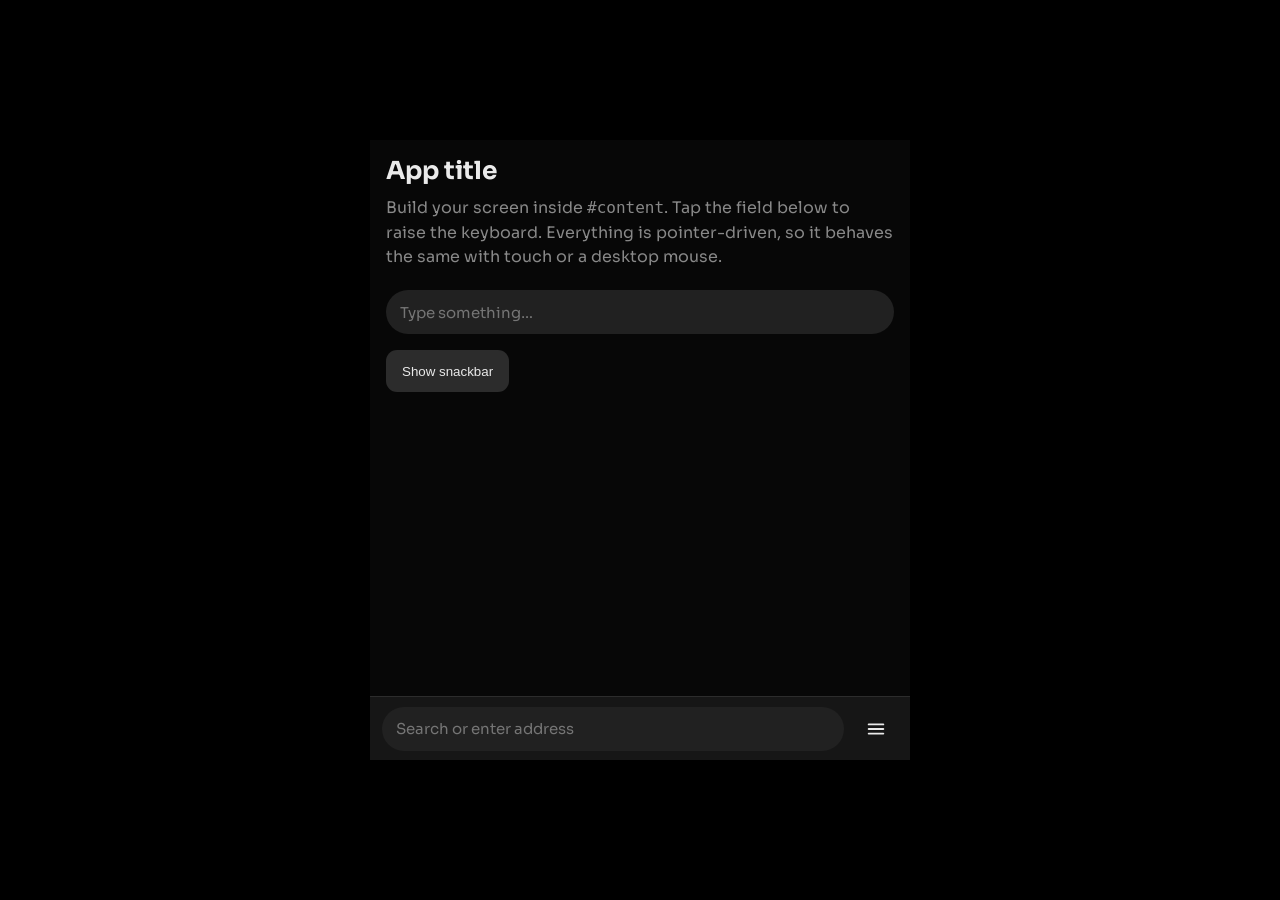
<file: device-kit/base.html>
<!doctype html>
<html lang="en">
<head>
<meta charset="utf-8">
<meta name="viewport" content="width=device-width, initial-scale=1, maximum-scale=1, user-scalable=no">
<title>Handheld App — Base</title>
<link rel="preconnect" href="https://fonts.googleapis.com">
<link rel="preconnect" href="https://fonts.gstatic.com" crossorigin>
<link href="https://fonts.googleapis.com/css2?family=Sora:wght@400;500;600;700&family=Roboto+Mono:wght@400;500&family=Inter:wght@400;500;600&display=swap" rel="stylesheet">
<link rel="stylesheet" href="device-kit.css">
<!--
  STARTER TEMPLATE. Copy this file + device-kit.css + device-kit.js to a new
  project and build inside #content. Everything below is the minimum runnable
  shell: a centered device frame, a scrollable content area, a bottom bar,
  the on-screen keyboard, a scrim, and a snackbar — all wired to Kit.
  Read DEVICE-KIT.md before extending.
-->
</head>
<body>
  <div class="device" id="device">

    <!-- ===== Main screen ===== -->
    <div class="screen" id="main">
      <div class="content" id="content">
        <!-- YOUR APP GOES HERE -->
        <h1 class="t-title">App title</h1>
        <p class="t-body" style="margin:10px 0 20px">
          Build your screen inside <code>#content</code>. Tap the field below to
          raise the keyboard. Everything is pointer-driven, so it behaves the
          same with touch or a desktop mouse.
        </p>
        <div class="addr" style="margin-bottom:16px">
          <input type="text" placeholder="Type something…" autocomplete="off" spellcheck="false">
        </div>
        <button class="chip" id="demoSnack">Show snackbar</button>
      </div>

      <!-- ===== Bottom bar ===== -->
      <div class="bottombar" id="bottombar">
        <form class="addr" id="addrForm">
          <input type="text" placeholder="Search or enter address" autocomplete="off" spellcheck="false" enterkeyhint="go">
        </form>
        <button class="iconbtn" id="menuBtn" aria-label="Menu">
          <svg width="22" height="22" viewBox="0 0 24 24" fill="none" stroke="currentColor" stroke-width="2" stroke-linecap="round"><line x1="4" y1="7" x2="20" y2="7"/><line x1="4" y1="12" x2="20" y2="12"/><line x1="4" y1="17" x2="20" y2="17"/></svg>
        </button>
      </div>
    </div>

    <!-- ===== Scrim ===== -->
    <div class="scrim" id="scrim"></div>

    <!-- ===== Example popup menu ===== -->
    <div class="popup" id="menu">
      <div class="scrollfades">
        <div class="popscroll" id="menuScroll">
          <div class="menu-item" data-act="one">
            <svg viewBox="0 0 24 24" fill="none" stroke="currentColor" stroke-width="2" stroke-linecap="round"><circle cx="12" cy="12" r="9"/></svg>
            <span class="label">Action one</span>
          </div>
          <div class="menu-item" data-act="two">
            <svg viewBox="0 0 24 24" fill="none" stroke="currentColor" stroke-width="2" stroke-linejoin="round"><path d="M6 4h12v16l-6-4-6 4z"/></svg>
            <span class="label">Action two</span>
          </div>
          <div class="menu-sep"></div>
          <div class="menu-item on" data-act="check">
            <svg viewBox="0 0 24 24" fill="none" stroke="currentColor" stroke-width="2" stroke-linecap="round" stroke-linejoin="round"><rect x="3" y="4" width="18" height="12" rx="2"/><path d="M8 20h8M12 16v4"/></svg>
            <span class="label">Toggle me</span>
            <span class="check"></span>
          </div>
        </div>
        <div class="fade top" id="menuFadeTop"></div>
        <div class="fade bottom" id="menuFadeBottom"></div>
      </div>
    </div>

    <!-- ===== On-screen keyboard (hardcoded — same as the Comet prototype) ===== -->
    <div class="kbd" id="kbd">
      <div class="krow">
        <button class="key" data-k="q">q</button><button class="key" data-k="w">w</button><button class="key" data-k="e">e</button><button class="key" data-k="r">r</button><button class="key" data-k="t">t</button><button class="key" data-k="y">y</button><button class="key" data-k="u">u</button><button class="key" data-k="i">i</button><button class="key" data-k="o">o</button><button class="key" data-k="p">p</button>
      </div>
      <div class="krow">
        <button class="key" data-k="a">a</button><button class="key" data-k="s">s</button><button class="key" data-k="d">d</button><button class="key" data-k="f">f</button><button class="key" data-k="g">g</button><button class="key" data-k="h">h</button><button class="key" data-k="j">j</button><button class="key" data-k="k">k</button><button class="key" data-k="l">l</button>
      </div>
      <div class="krow">
        <button class="key shift" data-k="shift">⇧</button><button class="key" data-k="z">z</button><button class="key" data-k="x">x</button><button class="key" data-k="c">c</button><button class="key" data-k="v">v</button><button class="key" data-k="b">b</button><button class="key" data-k="n">n</button><button class="key" data-k="m">m</button><button class="key back" data-k="back">⌫</button>
      </div>
      <div class="krow">
        <button class="key sym" data-k="sym">?123</button><button class="key fn" data-k="fn">Fn</button><button class="key comma" data-k=",">,</button><button class="key space" data-k=" "></button><button class="key dot" data-k=".">.</button><button class="key enter" data-k="enter"><svg width="18" height="14" viewBox="0 0 18 14" fill="none" xmlns="http://www.w3.org/2000/svg"><path d="M4.64063 13.6406L5.96046e-08 9L4.64063 4.35938V13.6406ZM3.21875 9.84375V8.15625H17.2656V9.84375H3.21875ZM15.625 9.84375V-4.76837e-07H17.3125V9.84375H15.625ZM11.0781 1.6875V-4.76837e-07H17.2656V1.6875H11.0781Z" fill="#DDDDDD"/></svg></button>
      </div>
    </div>

    <!-- ===== Snackbar ===== -->
    <div class="snack" id="snack">
      <span class="snmsg">Message</span>
      <button class="action">Undo</button>
    </div>

    <!-- ===== Edge-swipe back affordance ===== -->
    <div class="backhint" id="backhint">
      <svg width="22" height="22" viewBox="0 0 24 24" fill="none" stroke="currentColor" stroke-width="2.4" stroke-linecap="round" stroke-linejoin="round"><path d="M15 5l-7 7 7 7"/></svg>
    </div>
  </div>

  <script src="device-kit.js"></script>
  <script>
  (function () {
    "use strict";
    const device = document.getElementById('device');

    // Core wiring
    Kit.makeKeyboard(device, document.getElementById('kbd'));
    const snack = Kit.makeSnack(document.getElementById('snack'));
    const overlays = Kit.makeOverlays(document.getElementById('scrim'));
    Kit.autoHideBar(document.getElementById('content'), document.getElementById('bottombar'));
    document.querySelectorAll('.content, .popscroll').forEach(Kit.dragScroll);

    // Popup menu open/close + scroll fades
    const menu = document.getElementById('menu');
    const menuFades = Kit.bindFades(document.getElementById('menuScroll'),
      document.getElementById('menuFadeTop'), document.getElementById('menuFadeBottom'));
    document.getElementById('menuBtn').addEventListener('click', () => {
      overlays.open(menu); requestAnimationFrame(menuFades);
    });
    menu.querySelectorAll('.menu-item').forEach(it => it.addEventListener('click', () => {
      if (it.dataset.act === 'check') { it.classList.toggle('on'); return; }
      overlays.close(menu);
    }));

    // Edge-back closes any overlay (extend with your own navigation stack)
    Kit.edgeBack(device, document.getElementById('backhint'), () => overlays.closeAll());

    // Demo snackbar
    document.getElementById('demoSnack').addEventListener('click', () => {
      snack.show('Something happened', () => snack.show('Undone'), 'Undo');
    });

    // Address form submit (no-op placeholder)
    document.getElementById('addrForm').addEventListener('submit', (e) => {
      e.preventDefault(); e.target.querySelector('input').blur();
    });
  })();
  </script>
</body>
</html>
</file>
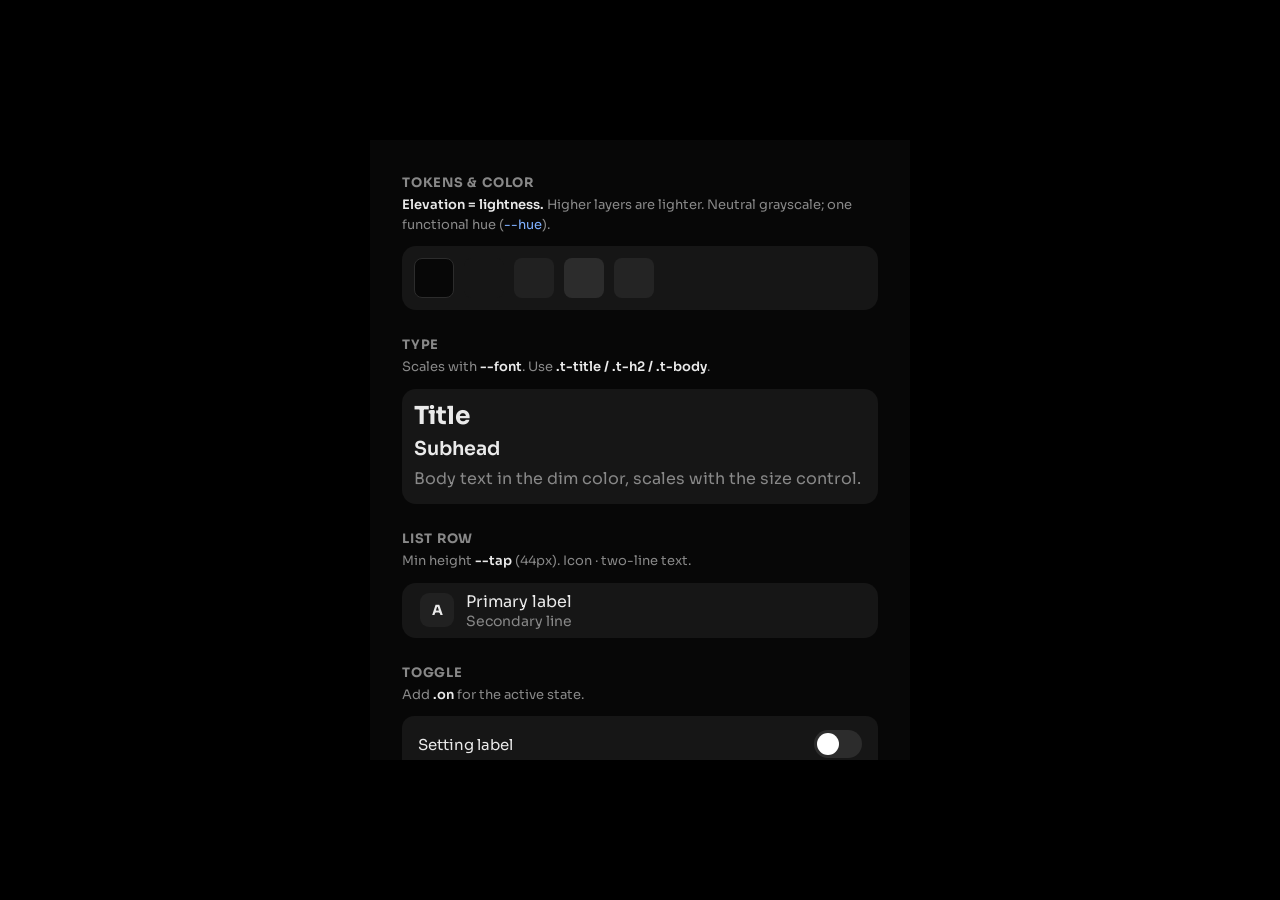
<file: device-kit/showcase.html>
<!doctype html>
<html lang="en">
<head>
<meta charset="utf-8">
<meta name="viewport" content="width=device-width, initial-scale=1, maximum-scale=1, user-scalable=no">
<title>Device Kit — components</title>
<link rel="preconnect" href="https://fonts.googleapis.com">
<link rel="preconnect" href="https://fonts.gstatic.com" crossorigin>
<link href="https://fonts.googleapis.com/css2?family=Sora:wght@400;500;600;700&family=Roboto+Mono:wght@400;500&family=Inter:wght@400;500;600&display=swap" rel="stylesheet">
<link rel="stylesheet" href="device-kit.css">
<style>
  /* showcase-only scaffolding (not part of the kit) */
  .sec { padding:18px 16px 8px; }
  .sec h3 { font-size:13px; letter-spacing:.06em; text-transform:uppercase; color:var(--dim); margin-bottom:4px; }
  .sec .rule { font-size:13px; color:var(--dim); line-height:1.5; margin-bottom:12px; }
  .sec .rule b { color:var(--text); font-weight:600; }
  .demo { background:var(--surface); border-radius:14px; padding:12px; }
  .demo.flow { display:flex; flex-wrap:wrap; gap:10px; align-items:center; }
</style>
<!--
  COMPONENT REFERENCE. One canonical instance of each component + the rule
  that governs it. This is the "how I'd use it" structure, not a playground.
  Full spec + tokens live in DEVICE-KIT.md.
-->
</head>
<body>
  <div class="device" id="device">
    <div class="screen">
      <div class="content" id="content">

        <div class="sec">
          <h3>Tokens & color</h3>
          <p class="rule"><b>Elevation = lightness.</b> Higher layers are lighter. Neutral grayscale; one functional hue (<span class="hue">--hue</span>).</p>
          <div class="demo flow">
            <span class="elev-0" style="width:40px;height:40px;border-radius:8px;border:1px solid var(--line)"></span>
            <span class="elev-1" style="width:40px;height:40px;border-radius:8px"></span>
            <span class="elev-2" style="width:40px;height:40px;border-radius:8px"></span>
            <span class="elev-3" style="width:40px;height:40px;border-radius:8px"></span>
            <span class="elev-4" style="width:40px;height:40px;border-radius:8px"></span>
          </div>
        </div>

        <div class="sec">
          <h3>Type</h3>
          <p class="rule">Scales with <b>--font</b>. Use <b>.t-title / .t-h2 / .t-body</b>.</p>
          <div class="demo">
            <div class="t-title">Title</div>
            <div class="t-h2" style="margin-top:6px">Subhead</div>
            <div class="t-body" style="margin-top:6px">Body text in the dim color, scales with the size control.</div>
          </div>
        </div>

        <div class="sec">
          <h3>List row</h3>
          <p class="rule">Min height <b>--tap</b> (44px). Icon · two-line text.</p>
          <div class="demo" style="padding:0">
            <div class="listrow">
              <div class="ico">A</div>
              <div class="txt"><div class="t">Primary label</div><div class="s">Secondary line</div></div>
            </div>
          </div>
        </div>

        <div class="sec">
          <h3>Toggle</h3>
          <p class="rule">Add <b>.on</b> for the active state.</p>
          <div class="toggle" id="tg"><span class="tl">Setting label</span><span class="sw"></span></div>
        </div>

        <div class="sec">
          <h3>Segmented control</h3>
          <p class="rule">Exactly one <b>.seg.on</b> at a time. Buttons ≥ 44px.</p>
          <div class="demo flow">
            <div class="segctl" id="seg">
              <button class="seg on">First</button>
              <button class="seg">Second</button>
            </div>
          </div>
        </div>

        <div class="sec">
          <h3>Chips</h3>
          <p class="rule">Pill actions. <b>.chip.hue</b> for the accented variant.</p>
          <div class="demo flow">
            <button class="chip">+ Action</button>
            <button class="chip hue">+ Accent</button>
          </div>
        </div>

        <div class="sec">
          <h3>Popup menu</h3>
          <p class="rule">Floats lightest (<b>--overlay</b>), scales from a corner, scrolls with fades. Items ≥ 56px; optional <b>.check</b> indicator; pinned <b>.menu-row</b>; <b>.menu-sep</b> divider.</p>
          <button class="chip" id="openMenu">Open popup</button>
        </div>

        <div class="sec">
          <h3>Bottom sheet</h3>
          <p class="rule">Slides up, <b>.grab</b> handle drags to dismiss.</p>
          <button class="chip" id="openSheet">Open sheet</button>
        </div>

        <div class="sec">
          <h3>Slide-in panel</h3>
          <p class="rule">Full-screen sub-page from the right; <b>.phead</b> with a back button.</p>
          <button class="chip" id="openPanel">Open panel</button>
        </div>

        <div class="sec">
          <h3>Snackbar</h3>
          <p class="rule">Bottom-half toast; optional action (e.g. Undo). Auto-dismisses.</p>
          <button class="chip" id="openSnack">Show snackbar</button>
        </div>

        <div class="sec">
          <h3>Keyboard & input</h3>
          <p class="rule">Text fields raise the keyboard on focus; non-text controls don't.</p>
          <div class="addr"><input type="text" placeholder="Tap to type…" autocomplete="off"></div>
        </div>

        <div class="sec">
          <h3>Edge-back gesture</h3>
          <p class="rule">Swipe inward from either edge — a bubble follows the finger and commits past ~35%.</p>
        </div>

        <div style="height:20px"></div>
      </div>
    </div>

    <!-- overlays -->
    <div class="scrim" id="scrim"></div>

    <div class="popup" id="menu">
      <div class="scrollfades">
        <div class="popscroll" id="menuScroll">
          <div class="menu-item"><svg viewBox="0 0 24 24" fill="none" stroke="currentColor" stroke-width="2" stroke-linecap="round"><line x1="12" y1="5" x2="12" y2="19"/><line x1="5" y1="12" x2="19" y2="12"/></svg><span class="label">New item</span></div>
          <div class="menu-item"><svg viewBox="0 0 24 24" fill="none" stroke="currentColor" stroke-width="2" stroke-linecap="round"><circle cx="12" cy="12" r="9"/><path d="M12 7v5l3 2"/></svg><span class="label">History</span></div>
          <div class="menu-sep"></div>
          <div class="menu-item on" data-act="check"><svg viewBox="0 0 24 24" fill="none" stroke="currentColor" stroke-width="2" stroke-linecap="round" stroke-linejoin="round"><rect x="3" y="4" width="18" height="12" rx="2"/><path d="M8 20h8M12 16v4"/></svg><span class="label">Desktop site</span><span class="check"></span></div>
        </div>
        <div class="fade top" id="mFadeT"></div>
        <div class="fade bottom" id="mFadeB"></div>
      </div>
      <div class="menu-row">
        <button aria-label="Back"><svg width="22" height="22" viewBox="0 0 24 24" fill="none" stroke="currentColor" stroke-width="2" stroke-linecap="round" stroke-linejoin="round"><path d="M15 5l-7 7 7 7"/></svg></button>
        <button aria-label="Forward"><svg width="22" height="22" viewBox="0 0 24 24" fill="none" stroke="currentColor" stroke-width="2" stroke-linecap="round" stroke-linejoin="round"><path d="M9 5l7 7-7 7"/></svg></button>
        <button aria-label="Reload"><svg width="22" height="22" viewBox="0 0 24 24" fill="none" stroke="currentColor" stroke-width="2" stroke-linecap="round" stroke-linejoin="round"><path d="M20 11a8 8 0 1 0-1.5 5"/><path d="M20 4v6h-6"/></svg></button>
      </div>
    </div>

    <div class="sheet" id="sheet">
      <div class="grab" id="grab"><i></i></div>
      <div class="head"><h2>Sheet title</h2><button class="iconbtn" id="closeSheet" aria-label="Close">✕</button></div>
      <div class="content" style="padding:0 16px 16px">
        <div class="listrow"><div class="ico">1</div><div class="txt"><div class="t">Item one</div></div></div>
        <div class="listrow"><div class="ico">2</div><div class="txt"><div class="t">Item two</div></div></div>
      </div>
    </div>

    <div class="panel" id="panel">
      <div class="phead">
        <button class="back" id="closePanel" aria-label="Back"><svg width="22" height="22" viewBox="0 0 24 24" fill="none" stroke="currentColor" stroke-width="2" stroke-linecap="round" stroke-linejoin="round"><path d="M15 5l-7 7 7 7"/></svg></button>
        <h2>Panel title</h2>
      </div>
      <div class="body">
        <div class="listrow"><div class="ico">A</div><div class="txt"><div class="t">Row in a panel</div><div class="s">Full-screen sub page</div></div></div>
      </div>
    </div>

    <div class="kbd" id="kbd">
      <div class="krow"><button class="key" data-k="q">q</button><button class="key" data-k="w">w</button><button class="key" data-k="e">e</button><button class="key" data-k="r">r</button><button class="key" data-k="t">t</button><button class="key" data-k="y">y</button><button class="key" data-k="u">u</button><button class="key" data-k="i">i</button><button class="key" data-k="o">o</button><button class="key" data-k="p">p</button></div>
      <div class="krow"><button class="key" data-k="a">a</button><button class="key" data-k="s">s</button><button class="key" data-k="d">d</button><button class="key" data-k="f">f</button><button class="key" data-k="g">g</button><button class="key" data-k="h">h</button><button class="key" data-k="j">j</button><button class="key" data-k="k">k</button><button class="key" data-k="l">l</button></div>
      <div class="krow"><button class="key shift" data-k="shift">⇧</button><button class="key" data-k="z">z</button><button class="key" data-k="x">x</button><button class="key" data-k="c">c</button><button class="key" data-k="v">v</button><button class="key" data-k="b">b</button><button class="key" data-k="n">n</button><button class="key" data-k="m">m</button><button class="key back" data-k="back">⌫</button></div>
      <div class="krow"><button class="key sym" data-k="sym">?123</button><button class="key fn" data-k="fn">Fn</button><button class="key comma" data-k=",">,</button><button class="key space" data-k=" "></button><button class="key dot" data-k=".">.</button><button class="key enter" data-k="enter"><svg width="18" height="14" viewBox="0 0 18 14" fill="none" xmlns="http://www.w3.org/2000/svg"><path d="M4.64063 13.6406L5.96046e-08 9L4.64063 4.35938V13.6406ZM3.21875 9.84375V8.15625H17.2656V9.84375H3.21875ZM15.625 9.84375V-4.76837e-07H17.3125V9.84375H15.625ZM11.0781 1.6875V-4.76837e-07H17.2656V1.6875H11.0781Z" fill="#DDDDDD"/></svg></button></div>
    </div>

    <div class="snack" id="snack"><span class="snmsg">Message</span><button class="action">Undo</button></div>
    <div class="backhint" id="backhint"><svg width="22" height="22" viewBox="0 0 24 24" fill="none" stroke="currentColor" stroke-width="2.4" stroke-linecap="round" stroke-linejoin="round"><path d="M15 5l-7 7 7 7"/></svg></div>
  </div>

  <script src="device-kit.js"></script>
  <script>
  (function () {
    const device = document.getElementById('device');
    Kit.makeKeyboard(device, document.getElementById('kbd'));
    const snack = Kit.makeSnack(document.getElementById('snack'));
    const overlays = Kit.makeOverlays(document.getElementById('scrim'));
    document.querySelectorAll('.content, .popscroll, .body').forEach(Kit.dragScroll);

    // toggles / segmented (state rules in action)
    document.getElementById('tg').addEventListener('click', function(){ this.classList.toggle('on'); });
    document.getElementById('seg').addEventListener('click', e => {
      const b = e.target.closest('.seg'); if(!b) return;
      this_seg(b);
    });
    function this_seg(b){ b.parentElement.querySelectorAll('.seg').forEach(s=>s.classList.remove('on')); b.classList.add('on'); }

    // popup
    const menu = document.getElementById('menu');
    const mFades = Kit.bindFades(document.getElementById('menuScroll'), document.getElementById('mFadeT'), document.getElementById('mFadeB'));
    document.getElementById('openMenu').addEventListener('click', () => { overlays.open(menu); requestAnimationFrame(mFades); });
    menu.querySelectorAll('.menu-item').forEach(it => it.addEventListener('click', () => {
      if (it.dataset.act === 'check') { it.classList.toggle('on'); return; }
      overlays.close(menu);
    }));

    // sheet
    const sheet = document.getElementById('sheet');
    Kit.sheetDrag(document.getElementById('grab'), sheet, () => sheet.classList.remove('open'));
    document.getElementById('openSheet').addEventListener('click', () => sheet.classList.add('open'));
    document.getElementById('closeSheet').addEventListener('click', () => sheet.classList.remove('open'));

    // panel
    const panel = document.getElementById('panel');
    document.getElementById('openPanel').addEventListener('click', () => panel.classList.add('open'));
    document.getElementById('closePanel').addEventListener('click', () => panel.classList.remove('open'));

    // snackbar
    document.getElementById('openSnack').addEventListener('click', () => snack.show('Item removed', () => {}, 'Undo'));

    // edge-back: close any open overlay / sheet / panel
    Kit.edgeBack(device, document.getElementById('backhint'), () => {
      if (panel.classList.contains('open')) return panel.classList.remove('open');
      if (sheet.classList.contains('open')) return sheet.classList.remove('open');
      overlays.closeAll();
    });
  })();
  </script>
</body>
</html>
</file>
<file: device-kit/device-kit.css>
/* =====================================================================
   DEVICE KIT — design system for 540×620 touch-handheld prototypes
   Single source of truth for tokens, color/elevation, z-index and
   every reusable component. Pair with device-kit.js.
   See DEVICE-KIT.md for the rules and how to build on this.
   ===================================================================== */

/* ---------- Design tokens ---------- */
:root,
.device {
  /* COLOR — elevation is encoded as LIGHTNESS.
     The base device is the darkest layer; every layer that floats
     above it is lighter. Higher on screen (z-index) => lighter bg.
     Keep everything neutral grayscale (R=G=B); one functional hue. */
  --bg:        #070707;   /* L0 device base  (lowest, darkest)   */
  --surface:   #161616;   /* L1 cards, inputs, sheets            */
  --surface-2: #212121;   /* L2 raised inside a surface          */
  --surface-3: #2c2c2c;   /* L3 controls, chips, keys            */
  --overlay:   #242424;   /* L4 floating popups/menus (lightest) */

  --text:      #eaeaea;
  --dim:       #888888;
  --line:      #2c2c2c;   /* hairline dividers / borders         */
  --accent:    #cacaca;   /* neutral accent (grayscale default)  */
  --on-accent: #161616;   /* text/icon on an accent fill         */
  --hue:       #7fb0ff;   /* the ONE functional color: links, undo, focus */

  /* METRICS */
  --radius:    22px;      /* large surfaces                      */
  --radius-md: 16px;
  --radius-sm: 12px;
  --tap:       44px;      /* MINIMUM touch target (never smaller)*/
  --font:      16px;      /* base/page font — user-scalable      */
  --bar-h:     64px;      /* bottom bar height                   */
  --pad:       16px;

  /* Z-INDEX SCALE — and the matching elevation color.
     Read top-down: the higher the layer, the lighter its surface. */
  --z-base:     0;        /* page / screen        -> --bg        */
  --z-bar:      10;       /* bottom bar           -> --surface   */
  --z-sheet:    20;       /* bottom sheet         -> --surface   */
  --z-scrim:    30;       /* dim behind overlays                 */
  --z-popup:    40;       /* menus, popups        -> --overlay   */
  --z-panel:    50;       /* full slide-in panel  -> --bg        */
  --z-snack:    60;       /* snackbar / toast     -> --surface-3 */
  --z-keyboard: 70;       /* on-screen keyboard                  */
  --z-gesture:  80;       /* edge-swipe affordance (topmost)     */

  /* OVERLAY WINDOW SIZING — popups/lists share one height so
     stacked windows feel consistent. */
  --window-h:   402px;    /* standard floating-window height     */
  --window-w:   64%;
  --window-max: 348px;
}

/* Accessibility modifiers — toggle on .device */
.device.hc {                       /* high contrast */
  --surface:#000; --surface-2:#0b0b0b; --surface-3:#161616; --overlay:#101010;
  --text:#fff; --dim:#d0d0d0; --line:#ffffff; --accent:#ffffff; --on-accent:#000;
}
.device.big { --tap: 56px; }       /* larger tap targets */

/* Elevation helpers — set a layer's background by its rank. */
.elev-0 { background: var(--bg); }
.elev-1 { background: var(--surface); }
.elev-2 { background: var(--surface-2); }
.elev-3 { background: var(--surface-3); }
.elev-4 { background: var(--overlay); }

/* ---------- Reset + page (centered device, no scrollbars) ---------- */
* { margin:0; padding:0; box-sizing:border-box; }
html, body { height:100%; }
body {
  background:#000; color:var(--text);
  font-family:'Sora', system-ui, -apple-system, Segoe UI, Roboto, sans-serif;
  display:grid; place-items:center;        /* center the device on the page */
  overflow:hidden;                         /* page never scrolls            */
  -webkit-font-smoothing:antialiased; text-rendering:optimizeLegibility;
}
::-webkit-scrollbar { display:none; }       /* scrollbars off, everywhere    */
* { scrollbar-width:none; }

/* ---------- Device frame ---------- */
.device {
  position:relative;
  width:540px; height:620px;
  background:var(--bg);
  overflow:hidden;
  font-size:var(--font);
  /* TOUCH MODEL: the frame is pointer-driven. Disable native gestures
     here, then opt specific scrollers back in with touch-action:pan-y. */
  touch-action:none;
  user-select:none; -webkit-user-select:none;
  -webkit-tap-highlight-color:transparent;
}

/* ---------- Screen (absolute fill inside the frame) ---------- */
.screen { position:absolute; inset:0; display:flex; flex-direction:column; }

/* Scrollable content region — opt back into vertical native scroll. */
.content {
  flex:1; overflow-y:auto; touch-action:pan-y;
  -webkit-overflow-scrolling:touch; padding:var(--pad);
}

/* ---------- Bottom bar ---------- */
.bottombar {
  flex:0 0 auto; z-index:var(--z-bar);
  display:flex; align-items:center; gap:10px;
  height:var(--bar-h); padding:0 12px;
  background:var(--surface); border-top:1px solid var(--line);
  transition:transform .25s cubic-bezier(.4,0,.2,1);
}
.bottombar.hidden { transform:translateY(100%); }   /* scroll-to-hide */
.addr {
  flex:1; display:flex; align-items:center; gap:8px;
  height:var(--tap); padding:0 14px; border-radius:999px;
  background:var(--surface-2); color:var(--text);
}
.addr input {
  flex:1; background:none; border:none; outline:none;
  color:var(--text); font:inherit; font-size:15px; min-width:0;
}
.iconbtn {
  -webkit-appearance:none; appearance:none; border:none; background:none;
  flex:0 0 auto; width:var(--tap); height:var(--tap); border-radius:12px;
  color:var(--text); cursor:pointer;
  display:flex; align-items:center; justify-content:center;
  transition:background .12s, transform .08s;
}
.iconbtn:active { transform:scale(.92); background:var(--surface-2); }

/* ---------- Scrim (dims behind overlays) ---------- */
.scrim {
  position:absolute; inset:0; z-index:var(--z-scrim);
  background:rgba(0,0,0,.45);
  opacity:0; pointer-events:none; transition:opacity .2s;
}
.scrim.open { opacity:1; pointer-events:auto; }

/* ---------- Bottom sheet (slides up; drag handle to dismiss) ---------- */
.sheet {
  position:absolute; inset:0; z-index:var(--z-sheet);
  background:var(--surface);           /* one step above the base */
  display:flex; flex-direction:column;
  transform:translateY(100%);
  transition:transform .28s cubic-bezier(.4,0,.2,1);
}
.sheet.open { transform:translateY(0); }
.sheet .grab { padding:10px 0 4px; display:flex; justify-content:center; touch-action:none; }
.sheet .grab i { width:38px; height:5px; border-radius:3px; background:var(--surface-3); }
.sheet .head {
  display:flex; align-items:center; justify-content:space-between;
  padding:8px 16px 18px;
}
.sheet .head h2 { font-size:18px; font-weight:700; }

/* ---------- Popup menu (scales from a corner; scrollable + fades) ---------- */
.popup {
  position:absolute; z-index:var(--z-popup);
  right:12px; bottom:84px;
  width:var(--window-w); max-width:var(--window-max);
  background:var(--overlay);           /* lightest layer */
  border:1px solid #333333; border-radius:20px;
  box-shadow:0 20px 60px rgba(0,0,0,.6);
  overflow:hidden;
  transform-origin:bottom right;
  transform:scale(.05); opacity:0; pointer-events:none;
  transition:transform .22s cubic-bezier(.34,1.2,.5,1), opacity .18s;
}
.popup.open { transform:scale(1); opacity:1; pointer-events:auto; }
.popscroll {                            /* scrollable list area */
  max-height:330px; overflow-y:auto; touch-action:pan-y; padding-top:8px;
}
.menu-item {
  display:flex; align-items:center; gap:20px;
  height:56px; padding:0 20px; cursor:pointer;
  color:var(--text); font-size:18px; transition:background .12s;
}
.menu-item:active { background:#2e2e2e; }
.menu-item svg { flex:0 0 auto; width:25px; height:25px; color:var(--dim); }
.menu-item .label { flex:1; }
.menu-item .check {                      /* checkbox indicator (on/off) */
  flex:0 0 auto; width:22px; height:22px; border-radius:6px;
  border:2px solid #565656; position:relative; transition:background .12s, border-color .12s;
}
.menu-item.on .check { background:var(--accent); border-color:var(--accent); }
.menu-item.on .check::after {
  content:""; position:absolute; left:6px; top:2px; width:5px; height:9px;
  border:solid var(--on-accent); border-width:0 2px 2px 0; transform:rotate(45deg);
}
.menu-sep { height:1px; background:#333333; margin:8px 18px; }
/* Action row pinned under the scroll area */
.menu-row {
  display:flex; align-items:center; justify-content:space-around;
  padding:6px 12px; border-top:1px solid #333333; background:#1c1c1c;
}
.menu-row button {
  -webkit-appearance:none; appearance:none; border:none; padding:0;
  width:50px; height:50px; border-radius:8px;
  background:var(--surface-3); color:var(--text); cursor:pointer;
  display:flex; align-items:center; justify-content:center;
  transition:transform .08s, background .12s;
}
.menu-row button:active { transform:scale(.9); }
.menu-row button:disabled { opacity:.35; }
.menu-row button.on { background:var(--accent); color:var(--on-accent); }

/* Scroll fade hints — add .scrollfades wrapper around a scroller. */
.scrollfades { position:relative; }
.fade {
  position:absolute; left:0; right:0; height:26px; z-index:2;
  pointer-events:none; opacity:0; transition:opacity .15s;
}
.fade.top    { top:0;    background:linear-gradient(var(--overlay), rgba(36,36,36,0)); }
.fade.bottom { bottom:0; background:linear-gradient(rgba(36,36,36,0), var(--overlay)); }
.fade.show   { opacity:1; }

/* ---------- Slide-in panel (full-screen sub page) ---------- */
.panel {
  position:absolute; inset:0; z-index:var(--z-panel);
  background:var(--bg); display:flex; flex-direction:column;
  transform:translateX(100%); transition:transform .26s cubic-bezier(.4,0,.2,1);
}
.panel.open { transform:translateX(0); }
.panel .phead {
  display:flex; align-items:center; gap:10px;
  padding:14px 12px 12px; border-bottom:1px solid var(--line);
}
.panel .phead h2 { font-size:18px; font-weight:700; flex:1; }
.panel .phead .back {
  -webkit-appearance:none; appearance:none; border:none; background:none;
  color:var(--text); cursor:pointer; width:var(--tap); height:var(--tap);
  display:flex; align-items:center; justify-content:center;
}
.panel .body { flex:1; overflow-y:auto; touch-action:pan-y; padding:8px 0 24px; }

/* ---------- List row ---------- */
.listrow {
  display:flex; align-items:center; gap:12px;
  padding:0 18px; min-height:var(--tap); cursor:pointer;
}
.listrow:active { background:var(--surface); }
.listrow .ico {
  flex:0 0 auto; width:34px; height:34px; border-radius:9px;
  background:var(--surface-2); display:flex; align-items:center; justify-content:center;
  font-size:14px; font-weight:700;
}
.listrow .txt { flex:1; min-width:0; padding:8px 0; }
.listrow .txt .t { font-size:16px; white-space:nowrap; overflow:hidden; text-overflow:ellipsis; }
.listrow .txt .s { font-size:14px; color:var(--dim); white-space:nowrap; overflow:hidden; text-overflow:ellipsis; }

/* ---------- Toggle / switch ---------- */
.toggle {
  display:flex; align-items:center; justify-content:space-between;
  background:var(--surface); border-radius:12px; padding:14px 16px; margin-bottom:10px;
  cursor:pointer;
}
.toggle .tl { font-size:15px; }
.sw { width:48px; height:28px; border-radius:15px; background:var(--surface-3); position:relative; transition:background .15s; }
.sw::after { content:""; position:absolute; top:3px; left:3px; width:22px; height:22px; border-radius:50%; background:#fff; transition:left .15s; }
.toggle.on .sw { background:#5e5e5e; }
.toggle.on .sw::after { left:23px; }

/* ---------- Segmented control ---------- */
.segctl { display:inline-flex; gap:6px; background:var(--surface); border-radius:16px; padding:6px; }
.segctl .seg {
  -webkit-appearance:none; appearance:none; border:none;
  min-width:56px; height:44px; padding:0 14px; border-radius:12px;
  background:transparent; color:var(--dim); cursor:pointer;
  display:flex; align-items:center; justify-content:center; gap:6px;
  font:600 14px/1 inherit; transition:background .12s, color .12s;
}
.segctl .seg.on { background:var(--surface-3); color:var(--text); }

/* ---------- Chip / pill button ---------- */
.chip {
  -webkit-appearance:none; appearance:none; border:none;
  height:42px; padding:0 16px; border-radius:11px;
  background:var(--surface-3); color:var(--text); cursor:pointer;
  display:inline-flex; align-items:center; justify-content:center; gap:6px;
  font:600 14px/1 inherit; transition:background .12s, transform .08s;
}
.chip:active { transform:scale(.96); background:#383838; }
.chip.hue { background:#262433; color:var(--hue); }

/* ---------- Snackbar / toast (with optional action) ---------- */
.snack {
  position:absolute; z-index:var(--z-snack); left:50%; bottom:120px;
  transform:translateX(-50%) translateY(14px);
  display:flex; align-items:center; gap:10px;
  background:var(--surface-3); color:var(--text);
  border-radius:14px; padding:10px 8px 10px 18px;
  box-shadow:0 14px 44px rgba(0,0,0,.55);
  font-size:14px; white-space:nowrap;
  opacity:0; pointer-events:none; transition:opacity .18s, transform .18s;
}
.snack.show { opacity:1; transform:translateX(-50%) translateY(0); pointer-events:auto; }
.snack .action {
  -webkit-appearance:none; appearance:none; border:none; background:none;
  color:var(--hue); font-weight:700; font-size:14px; cursor:pointer;
  padding:8px 12px; border-radius:9px;
}
.snack .action:active { background:rgba(255,255,255,.08); }

/* ---------- On-screen keyboard (hardcoded — copied verbatim from the Comet
   prototype so every app gets the exact same keyboard; only .frame -> .device
   and the z-index was mapped to the kit scale) ---------- */
.kbd {
  position: absolute; left: 0; right: 0; bottom: 0; height: 240px;
  background: #000; z-index: var(--z-keyboard);
  display: flex; flex-direction: column; align-items: center; gap: 8px;
  padding-top: 10px;
  transform: translateY(100%);
  transition: transform .25s cubic-bezier(.4,0,.2,1);
  touch-action: none;
}
.device.kbd-open .kbd { transform: translateY(0); }
.kbd .krow { display: flex; gap: 8px; }
.kbd .key {
  -webkit-appearance: none; appearance: none;
  border: none; outline: none; box-shadow: none; margin: 0; padding: 0;
  width: 42px; height: 48px; border-radius: 8px;
  background: #3A3A3A; color: #DDDDDD;
  font-family: 'Roboto Mono', monospace; font-size: 28px; line-height: 1;
  display: flex; align-items: center; justify-content: center;
  cursor: pointer; user-select: none;
}
.kbd .key:active { background: #5a5a5a; }
.kbd .key.shift { width: 81px; background: #636363; font-family: 'Inter', sans-serif; font-size: 24px; }
.kbd .key.back  { width: 81px; background: #474747; font-family: 'Inter', sans-serif; font-size: 24px; }
.kbd .key.sym   { width: 64px; background: #2D2D2D; font-size: 20px; }
.kbd .key.fn    { width: 40px; background: #2D2D2D; font-size: 18px; }
.kbd .key.comma { width: 40px; background: #2D2D2D; font-size: 24px; }
.kbd .key.space { width: 222px; background: #474747; }
.kbd .key.dot   { width: 44px; background: #2D2D2D; font-size: 24px; }
.kbd .key.enter { width: 70px; background: #636363; font-family: 'Inter', sans-serif; font-size: 22px; }
.kbd.shift-on .key.shift { background: #8a8a8a; color: #fff; }

/* ---------- Edge-swipe back affordance (Android-style bubble) ---------- */
.backhint {
  position:absolute; z-index:var(--z-gesture); top:0; left:-44px;
  width:52px; height:58px; border-radius:4px 32px 32px 4px;
  background:rgba(255,255,255,.14); backdrop-filter:blur(2px);
  display:flex; align-items:center; justify-content:center;
  color:var(--text); opacity:0; pointer-events:none;
}
.backhint.right { left:auto; right:-44px; border-radius:32px 4px 4px 32px; }
.backhint.committed { background:rgba(255,255,255,.28); }

/* ---------- Type helpers (scale with --font) ---------- */
.t-title { font-size:calc(var(--font) * 1.55); font-weight:700; line-height:1.2; }
.t-h2    { font-size:calc(var(--font) * 1.2);  font-weight:600; }
.t-body  { font-size:var(--font); color:var(--dim); line-height:1.55; }
.dim     { color:var(--dim); }
.hue     { color:var(--hue); }
</file>
